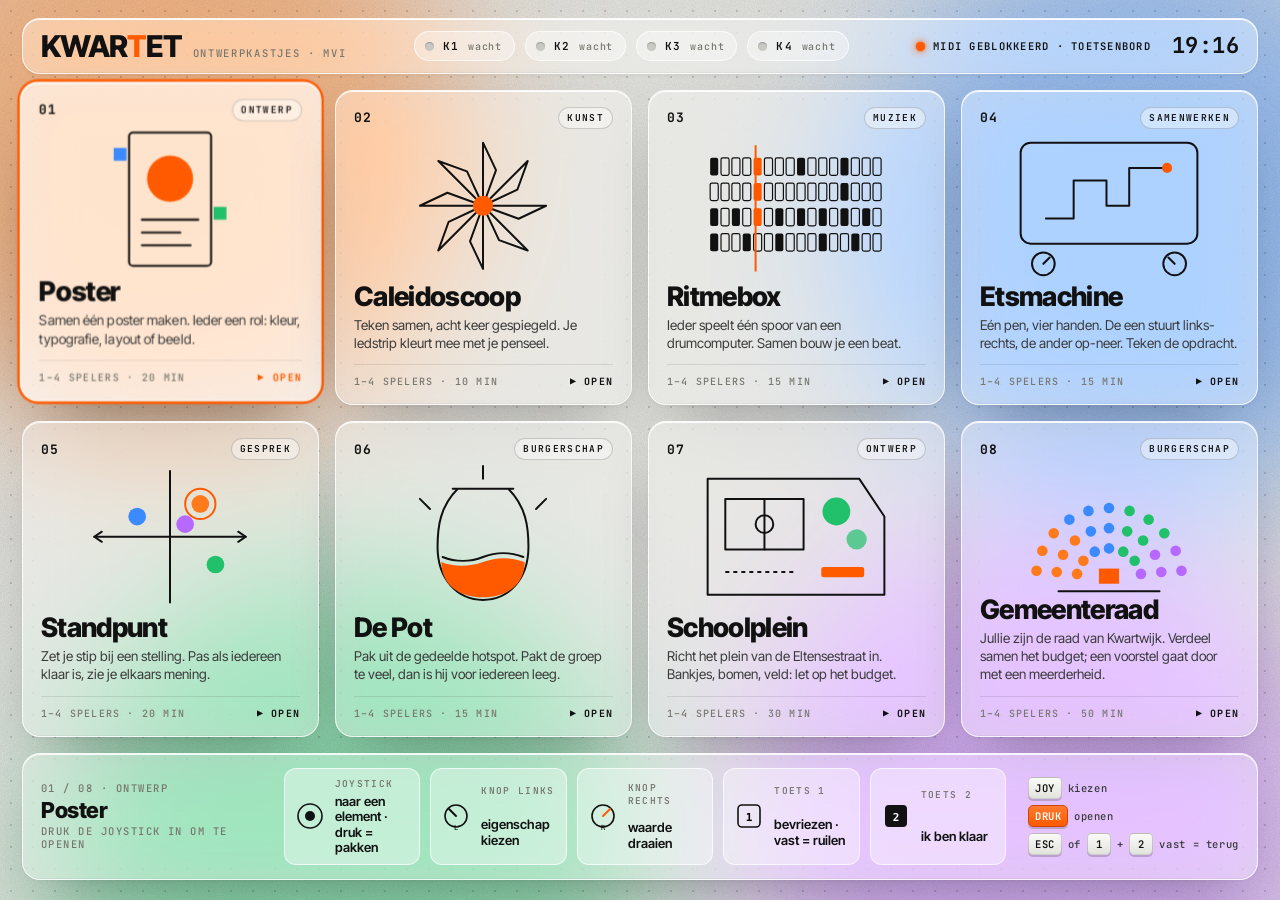
<file: index.html>
<!doctype html>
<html lang="nl">
<head>
<meta charset="utf-8">
<meta name="viewport" content="width=device-width, initial-scale=1">
<title>KWARTET · start</title>
<link rel="stylesheet" href="te-glas.css">
<style>
/* Startpagina: kop, 4x2 tegels, onderbalk met de bediening van de gekozen app. */
.pagina{position:relative;z-index:1;height:100vh;display:grid;grid-template-rows:auto 1fr auto;gap:16px;padding:18px 22px 20px 22px}

/* ---- kop ---- */
.kopbalk{display:grid;grid-template-columns:auto 1fr auto;align-items:center;gap:24px;padding:12px 18px}
.merk{display:flex;align-items:baseline;gap:12px}
.merk .woord{font:800 30px/1 var(--f);letter-spacing:-.03em}
.merk .woord span{color:var(--oranje)}
.merk .sub{font:500 10.5px var(--m);letter-spacing:.16em;text-transform:uppercase;color:var(--muted)}
.kastjes{display:flex;justify-content:center;gap:10px}
.kastje{display:flex;align-items:center;gap:9px;padding:7px 12px 7px 10px;border-radius:999px;background:rgba(255,255,255,.35);border:1px solid rgba(255,255,255,.7);font:600 11px var(--m);letter-spacing:.1em;transition:background .2s}
.kastje .led{--k:var(--kk)}
.kastje small{font:500 10px var(--m);color:var(--muted);letter-spacing:.08em}
.kastje.aan{background:rgba(255,255,255,.75)}
.kastje.puls{animation:puls .35s ease-out}
@keyframes puls{0%{transform:scale(1.07)}100%{transform:scale(1)}}
.rechts{display:flex;align-items:center;gap:16px}
.midi{display:flex;align-items:center;gap:8px;font:600 10.5px var(--m);letter-spacing:.12em;text-transform:uppercase}
.klok{font:700 22px/1 var(--m);letter-spacing:.02em;min-width:72px;text-align:right}

/* ---- tegels ---- */
.raster{display:grid;grid-template-columns:repeat(4,1fr);grid-template-rows:repeat(2,1fr);gap:16px;min-height:0}
.tegel{display:grid;grid-template-rows:auto 1fr auto;padding:16px 18px 16px 18px;text-decoration:none;color:inherit;cursor:pointer;overflow:hidden;
  transition:transform .22s cubic-bezier(.2,.8,.2,1),background .22s,box-shadow .22s;outline:none}
.tegel:hover{background:rgba(255,255,255,.55)}
.tegel .rij1{display:flex;justify-content:space-between;align-items:center}
.tegel .nr{font:700 13px var(--m)}
.tag{font:600 9.5px/1 var(--m);letter-spacing:.14em;text-transform:uppercase;padding:5px 8px;border-radius:999px;border:1px solid var(--hair-2);background:rgba(255,255,255,.4)}
.tegel .beeld{display:grid;place-items:center;min-height:0}
.tegel .beeld svg{width:min(78%,230px);height:auto;max-height:100%;overflow:visible}
.tegel .beeld svg *{vector-effect:non-scaling-stroke}
.tegel h2{font:800 clamp(22px,2.1vw,32px)/1 var(--f);letter-spacing:-.025em;margin:0 0 6px}
.tegel p{margin:0;font-size:13.5px;line-height:1.35;color:var(--ink-2);min-height:2.7em}
.tegel .voet{display:flex;justify-content:space-between;align-items:center;margin-top:12px;padding-top:10px;border-top:1px solid var(--hair)}
.tegel .voet span{font:500 10px var(--m);letter-spacing:.12em;text-transform:uppercase;color:var(--muted)}
.tegel .voet .open{color:var(--ink);font-weight:700}
.tegel.binnenkort .beeld,.tegel.concept .beeld{opacity:.45}
.tegel.binnenkort .tag,.tegel.concept .tag{border-style:dashed}
.tegel.gekozen{transform:translateY(-6px) scale(1.015);background:rgba(255,255,255,.7);
  box-shadow:inset 0 1px 0 #fff,0 0 0 2.5px var(--kies,var(--oranje)),0 34px 70px -28px rgba(0,0,0,.45)}
.tegel.gekozen .voet .open{color:var(--oranje)}
.tegel.gekozen .beeld svg .acc{animation:knipper 1.4s steps(2,jump-none) infinite}
@keyframes knipper{50%{opacity:.35}}
.tegel.schud{animation:schud .4s}
@keyframes schud{20%{transform:translateX(-6px)}40%{transform:translateX(6px)}60%{transform:translateX(-4px)}80%{transform:translateX(3px)}}
.wijzer{position:absolute;top:12px;right:12px;display:none}

/* ---- onderbalk ---- */
.onder{display:grid;grid-template-columns:minmax(220px,1.1fr) 3.6fr auto;gap:22px;align-items:stretch;padding:14px 18px}
.gekozen-info{display:grid;align-content:center;gap:4px}
.gekozen-info .groot{font:800 22px/1 var(--f);letter-spacing:-.02em}
.bediening{display:grid;grid-template-columns:repeat(5,1fr);gap:10px}
.ctl{display:grid;grid-template-columns:auto 1fr;gap:4px 10px;align-items:center;padding:8px 10px;border-radius:12px;background:rgba(255,255,255,.38);border:1px solid rgba(255,255,255,.7)}
.ctl svg{grid-row:span 2;width:30px;height:30px}
.ctl .wat{font:600 9.5px var(--m);letter-spacing:.14em;text-transform:uppercase;color:var(--muted)}
.ctl .doet{font:600 13px/1.2 var(--f)}
.terug{display:grid;align-content:center;gap:6px;font:500 10.5px var(--m);letter-spacing:.06em;color:var(--ink-2);white-space:nowrap}
.terug div{display:flex;align-items:center;gap:6px}
.melding{position:fixed;left:50%;top:92px;transform:translateX(-50%);z-index:30;padding:10px 16px;font:600 12px var(--m);letter-spacing:.1em;text-transform:uppercase;opacity:0;transition:opacity .25s;pointer-events:none}
.melding.aan{opacity:1}
@media (max-height:820px){.tegel p{display:none}.onder{padding:10px 14px}}
</style>
</head>
<body>
<div class="te-achtergrond"><i></i><i></i><i></i><i></i></div>

<div class="pagina">
  <header class="kopbalk glas">
    <div class="merk"><div class="woord">KWAR<span>T</span>ET</div><div class="sub">ontwerpkastjes · mvi</div></div>
    <div class="kastjes" id="kastjes"></div>
    <div class="rechts">
      <div class="midi"><span class="led" id="midiLed"></span><span id="midiTekst">toetsenbord</span></div>
      <div class="klok" id="klok">--:--</div>
    </div>
  </header>

  <main class="raster" id="raster"></main>

  <footer class="onder glas">
    <div class="gekozen-info">
      <div class="label" id="gNr">01 / 08</div>
      <div class="groot" id="gNaam">Poster</div>
      <div class="label" id="gStatus">druk de joystick in om te openen</div>
    </div>
    <div class="bediening" id="bediening"></div>
    <div class="terug">
      <div><span class="kap">joy</span> kiezen</div>
      <div><span class="kap oranje">druk</span> openen</div>
      <div><span class="kap">esc</span> of <span class="kap">1</span>+<span class="kap">2</span> vast = terug</div>
    </div>
  </footer>
</div>
<div class="melding glas sterk" id="melding"></div>

<script src="kastjes.js"></script>
<script>
(function () {
  'use strict';
  var KLEUR = { 1: '#ff7a1a', 2: '#3b8bff', 3: '#21c06b', 4: '#b768ff' };

  // ---------- de apps ----------
  // status: 'klaar' (te openen), 'binnenkort' (wordt gebouwd), 'concept' (alleen op papier)
  // b = bediening: joystick, knop links, knop rechts, toets 1, toets 2
  var APPS = [
    { id: 'poster', naam: 'Poster', tag: 'ontwerp', href: 'apps/poster.html', status: 'klaar', spelers: '1–4', tijd: '20 min',
      tekst: 'Samen één poster maken. Ieder een rol: kleur, typografie, layout of beeld.',
      b: ['naar een element · druk = pakken', 'eigenschap kiezen', 'waarde draaien', 'bevriezen · vast = ruilen', 'ik ben klaar'] },
    { id: 'caleidoscoop', naam: 'Caleidoscoop', tag: 'kunst', href: 'apps/caleidoscoop.html', status: 'klaar', spelers: '1–4', tijd: '10 min',
      tekst: 'Teken samen, acht keer gespiegeld. Je ledstrip kleurt mee met je penseel.',
      b: ['bewegen · druk = pen neer', 'grootte · druk = penseel', 'kleur', 'aantal spiegels', '2 sec vast = doek leeg'] },
    { id: 'ritme', naam: 'Ritmebox', tag: 'muziek', href: 'apps/ritme.html', status: 'klaar', spelers: '1–4', tijd: '15 min',
      tekst: 'Ieder speelt één spoor van een drumcomputer. Samen bouw je een beat.',
      b: ['stap en spoor · druk = aan/uit', 'toonhoogte', 'volume · ingedrukt: tempo', 'andere klank', 'start/stop · lang: spoor leeg'] },
    { id: 'etsen', naam: 'Etsmachine', tag: 'samenwerken', href: 'apps/etsen.html', status: 'klaar', spelers: '1–4', tijd: '15 min',
      tekst: 'Eén pen, vier handen. De een stuurt links-rechts, de ander op-neer. Teken de opdracht.',
      b: ['sturen (als dat je taak is)', 'je tweede taak', 'je eerste taak', 'volgende opdracht', 'taken doorschuiven'] },
    { id: 'standpunt', naam: 'Standpunt', tag: 'gesprek', href: 'apps/standpunt.html', status: 'klaar', spelers: '1–4', tijd: '20 min',
      tekst: 'Zet je stip bij een stelling. Pas als iedereen klaar is, zie je elkaars mening.',
      b: ['stip verschuiven', 'hoe zeker ben je', 'andere stelling', 'blind of open', 'klaar · 1 kastje: doorgeven'] },
    { id: 'pot', naam: 'De Pot', tag: 'burgerschap', href: 'apps/pot.html', status: 'klaar', spelers: '1–4', tijd: '15 min',
      tekst: 'Pak uit de gedeelde hotspot. Pakt de groep te veel, dan is hij voor iedereen leeg.',
      b: ['—', '—', 'pakken: tel je klikken', 'opnieuw kiezen', 'vastzetten · 1 kastje: doorgeven'] },
    { id: 'schoolplein', naam: 'Schoolplein', tag: 'ontwerp', href: 'apps/schoolplein.html?v=4', status: 'klaar', spelers: '1–4', tijd: '30 min',
      tekst: 'Richt het plein van de Eltensestraat in. Bankjes, bomen, veld: let op het budget.',
      b: ['lopen · druk = plaatsen/pakken', 'onderdeel · druk = soort', 'draaien · druk = inzoomen', 'weghalen', 'ongedaan maken'] },
    { id: 'gemeenteraad', naam: 'Gemeenteraad', tag: 'burgerschap', href: 'apps/gemeenteraad.html', status: 'klaar', spelers: '1–4', tijd: '50 min',
      tekst: 'Jullie zijn de raad van Kwartwijk. Verdeel samen het budget; een voorstel gaat door met een meerderheid.',
      b: ['stemmen', 'post kiezen', 'bedrag', 'eis', 'ter stemming · 1 kastje: doorgeven'] }
  ];

  var STATUS_TEKST = { klaar: 'open', binnenkort: 'in de maak', concept: 'concept' };

  // ---------- pictogrammen (lijntekening + oranje accent) ----------
  var S = 'fill="none" stroke="#111" stroke-width="2" stroke-linecap="round" stroke-linejoin="round"';
  var BEELD = {
    poster: '<svg viewBox="0 0 160 120"><rect x="48" y="8" width="64" height="104" rx="3" ' + S + '/><circle class="acc" cx="80" cy="44" r="18" fill="#ff5a00"/>' +
      '<path d="M58 76h44M58 86h30M58 96h38" ' + S + '/><rect x="36" y="20" width="10" height="10" fill="#3b8bff"/><rect x="114" y="66" width="10" height="10" fill="#21c06b"/></svg>',
    caleidoscoop: (function () {
      var p = '';
      for (var i = 0; i < 8; i++) {
        var a = i * Math.PI / 4, x = 80 + Math.cos(a) * 50, y = 60 + Math.sin(a) * 50, x2 = 80 + Math.cos(a + .35) * 30, y2 = 60 + Math.sin(a + .35) * 30;
        p += '<path d="M80 60L' + x.toFixed(1) + ' ' + y.toFixed(1) + 'L' + x2.toFixed(1) + ' ' + y2.toFixed(1) + 'Z" ' + S + '/>';
      }
      return '<svg viewBox="0 0 160 120">' + p + '<circle class="acc" cx="80" cy="60" r="8" fill="#ff5a00"/></svg>';
    })(),
    ritme: (function () {
      var p = '', aan = ['1000100010001000', '0000100000001000', '1010101010101010', '1001001000100100'];
      for (var r = 0; r < 4; r++) for (var c = 0; c < 16; c++) {
        var x = 12 + c * 8.6, y = 22 + r * 20, on = aan[r][c] === '1';
        p += '<rect x="' + x.toFixed(1) + '" y="' + y + '" width="6.4" height="14" rx="1.5" ' +
          (on ? 'fill="' + (c === 4 ? '#ff5a00' : '#111') + '"' + (c === 4 ? ' class="acc"' : '') : 'fill="none" stroke="#111" stroke-width="1.2"') + '/>';
      }
      return '<svg viewBox="0 0 160 120">' + p + '<path d="M48 12v100" stroke="#ff5a00" stroke-width="2"/></svg>';
    })(),
    etsen: '<svg viewBox="0 0 160 120"><rect x="10" y="10" width="140" height="80" rx="8" ' + S + '/>' +
      '<path d="M30 70h22v-30h26v20h18v-30h30" ' + S + '/><circle class="acc" cx="126" cy="30" r="4" fill="#ff5a00"/>' +
      '<circle cx="28" cy="106" r="9" ' + S + '/><path d="M28 106l5-5" ' + S + '/><circle cx="132" cy="106" r="9" ' + S + '/><path d="M132 106l-5-5" ' + S + '/></svg>',
    standpunt: '<svg viewBox="0 0 160 120"><path d="M80 8v104M20 60h120" ' + S + '/><path d="M20 60l6-4M20 60l6 4M140 60l-6-4M140 60l-6 4" ' + S + '/>' +
      '<circle cx="104" cy="34" r="7" fill="#ff7a1a"/><circle cx="54" cy="44" r="7" fill="#3b8bff"/><circle cx="116" cy="82" r="7" fill="#21c06b"/><circle cx="92" cy="50" r="7" fill="#b768ff"/>' +
      '<circle class="acc" cx="104" cy="34" r="12" fill="none" stroke="#ff5a00" stroke-width="2"/></svg>',
    pot: '<svg viewBox="0 0 160 120"><path d="M56 22h48M60 22c-14 14-16 30-16 46 0 26 16 42 36 42s36-16 36-42c0-16-2-32-16-46" ' + S + '/>' +
      '<path d="M48 76c10 4 22 4 32 0s22-4 32 0" ' + S + '/><path class="acc" d="M47 80c10 4 22 4 33 0s22-4 33 0c0 18-14 28-33 28s-33-10-33-28z" fill="#ff5a00" stroke="none"/>' +
      '<path d="M30 30l8 8M130 30l-8 8M80 4v10" ' + S + '/></svg>',
    schoolplein: '<svg viewBox="0 0 160 120"><path d="M10 14h120l20 30v62H10z" ' + S + '/><rect x="24" y="30" width="62" height="40" ' + S + '/><path d="M55 30v40" ' + S + '/><circle cx="55" cy="50" r="7" ' + S + '/>' +
      '<circle class="acc" cx="112" cy="40" r="11" fill="#21c06b"/><circle cx="128" cy="62" r="8" fill="#21c06b" opacity=".7"/><rect x="100" y="84" width="34" height="8" rx="2" fill="#ff5a00"/>' +
      '<path d="M24 88h56" stroke="#111" stroke-width="2" stroke-dasharray="4 4"/></svg>',
    gemeenteraad: (function () {
      var p = '', kl = ['#ff7a1a', '#3b8bff', '#21c06b', '#b768ff'];
      for (var r = 0; r < 3; r++) for (var i = 0; i < 7 + r * 2; i++) {
        var n = 7 + r * 2, a = Math.PI + (i + .5) / n * Math.PI, rad = 26 + r * 16;
        p += '<circle cx="' + (80 + Math.cos(a) * rad).toFixed(1) + '" cy="' + (96 + Math.sin(a) * rad).toFixed(1) + '" r="4.2" fill="' + kl[Math.floor(i / n * 4)] + '"/>';
      }
      return '<svg viewBox="0 0 160 120">' + p + '<path d="M40 104h80" ' + S + '/><rect class="acc" x="72" y="86" width="16" height="12" fill="#ff5a00"/></svg>';
    })()
  };

  var IKOON = {
    joy: '<svg viewBox="0 0 30 30"><circle cx="15" cy="15" r="12" fill="none" stroke="#111" stroke-width="1.6"/><circle cx="15" cy="15" r="5" fill="#111"/></svg>',
    kl: '<svg viewBox="0 0 30 30"><circle cx="15" cy="15" r="11" fill="none" stroke="#111" stroke-width="1.6"/><path d="M15 15L8 8" stroke="#111" stroke-width="2" stroke-linecap="round"/><text x="15" y="29" font-size="7" text-anchor="middle" font-family="monospace">L</text></svg>',
    kr: '<svg viewBox="0 0 30 30"><circle cx="15" cy="15" r="11" fill="none" stroke="#111" stroke-width="1.6"/><path d="M15 15L22 8" stroke="#ff5a00" stroke-width="2" stroke-linecap="round"/><text x="15" y="29" font-size="7" text-anchor="middle" font-family="monospace">R</text></svg>',
    t1: '<svg viewBox="0 0 30 30"><rect x="4" y="4" width="22" height="22" rx="4" fill="none" stroke="#111" stroke-width="1.6"/><text x="15" y="19.5" font-size="11" font-weight="700" text-anchor="middle" font-family="monospace">1</text></svg>',
    t2: '<svg viewBox="0 0 30 30"><rect x="4" y="4" width="22" height="22" rx="4" fill="#111"/><text x="15" y="19.5" font-size="11" font-weight="700" text-anchor="middle" fill="#fff" font-family="monospace">2</text></svg>'
  };
  var CTL = [['joy', 'joystick'], ['kl', 'knop links'], ['kr', 'knop rechts'], ['t1', 'toets 1'], ['t2', 'toets 2']];

  // ---------- opbouw ----------
  var raster = document.getElementById('raster');
  APPS.forEach(function (a, i) {
    var el = document.createElement('a');
    el.className = 'tegel glas ' + a.status;
    if (a.status === 'klaar') el.href = a.href;
    el.dataset.i = i;
    el.innerHTML =
      '<div class="rij1"><span class="nr">' + String(i + 1).padStart(2, '0') + '</span><span class="tag">' + a.tag + '</span></div>' +
      '<div class="beeld">' + BEELD[a.id] + '</div>' +
      '<div><h2>' + a.naam + '</h2><p>' + a.tekst + '</p>' +
      '<div class="voet"><span>' + a.spelers + ' spelers · ' + a.tijd + '</span><span class="open">' +
      (a.status === 'klaar' ? '▶ open' : STATUS_TEKST[a.status]) + '</span></div></div>';
    el.addEventListener('mouseenter', function () { kies(i, 0); });
    el.addEventListener('click', function (e) { if (a.status !== 'klaar') { e.preventDefault(); open(i); } });
    raster.appendChild(el);
  });
  var tegels = raster.children;

  var kastjesEl = document.getElementById('kastjes');
  for (var s = 1; s <= 4; s++) {
    var k = document.createElement('div');
    k.className = 'kastje'; k.id = 'k' + s; k.style.setProperty('--kk', KLEUR[s]);
    k.innerHTML = '<span class="led"></span>K' + s + ' <small id="ks' + s + '">wacht</small>';
    kastjesEl.appendChild(k);
  }

  // ---------- kiezen ----------
  var gekozen = 0, wie = 0;
  function kies(i, speler) {
    gekozen = (i + APPS.length) % APPS.length;
    if (speler) wie = speler;
    for (var j = 0; j < tegels.length; j++) tegels[j].classList.toggle('gekozen', j === gekozen);
    tegels[gekozen].style.setProperty('--kies', wie ? KLEUR[wie] : 'var(--oranje)');
    var a = APPS[gekozen];
    document.getElementById('gNr').textContent = String(gekozen + 1).padStart(2, '0') + ' / ' + String(APPS.length).padStart(2, '0') + ' · ' + a.tag;
    document.getElementById('gNaam').textContent = a.naam;
    document.getElementById('gStatus').textContent = a.status === 'klaar' ? 'druk de joystick in om te openen' :
      a.status === 'binnenkort' ? 'wordt nu gebouwd' : 'nog alleen een concept';
    document.getElementById('bediening').innerHTML = CTL.map(function (c, n) {
      return '<div class="ctl">' + IKOON[c[0]] + '<span class="wat">' + c[1] + '</span><span class="doet">' + a.b[n] + '</span></div>';
    }).join('');
  }
  function open(i) {
    var a = APPS[i];
    if (a.status === 'klaar') { location.href = a.href; return; }
    var t = tegels[i];
    t.classList.remove('schud'); void t.offsetWidth; t.classList.add('schud');
    melding(a.naam + ': ' + (a.status === 'binnenkort' ? 'wordt nu gebouwd' : 'nog alleen een concept'));
  }
  var mt;
  function melding(tekst) {
    var m = document.getElementById('melding');
    m.textContent = tekst; m.classList.add('aan');
    clearTimeout(mt); mt = setTimeout(function () { m.classList.remove('aan'); }, 2200);
  }

  var KOL = 4;
  Kastjes.on(function (e) {
    aanwezig(e.speler);
    if (e.type === 'joystick') {
      var r = Math.floor(gekozen / KOL), c = gekozen % KOL, rijen = Math.ceil(APPS.length / KOL);
      if (e.richting === 'links') c = (c + KOL - 1) % KOL;
      if (e.richting === 'rechts') c = (c + 1) % KOL;
      if (e.richting === 'boven') r = (r + rijen - 1) % rijen;
      if (e.richting === 'onder') r = (r + 1) % rijen;
      kies(Math.min(APPS.length - 1, r * KOL + c), e.speler);
    } else if (e.type === 'knop') {
      kies(gekozen + e.stap, e.speler);
    } else if ((e.type === 'joystick-druk' || (e.type === 'knop-druk' && e.welke === 'rechts')) && e.ingedrukt) {
      wie = e.speler; open(gekozen);
    }
  });

  // ---------- kastjes en status ----------
  var gezien = {};
  function aanwezig(s) {
    var k = document.getElementById('k' + s);
    if (!gezien[s]) { gezien[s] = true; k.classList.add('aan'); k.querySelector('.led').classList.add('aan'); document.getElementById('ks' + s).textContent = 'hier'; }
    k.classList.remove('puls'); void k.offsetWidth; k.classList.add('puls');
  }
  for (var n = 1; n <= 4; n++) Kastjes.led(n, KLEUR[n]);
  Kastjes.onStatus(function (st) {
    var led = document.getElementById('midiLed'), t = document.getElementById('midiTekst');
    if (st.midi === 'aan' && st.kastjes > 0) { led.className = 'led aan'; led.style.setProperty('--k', '#21c06b'); t.textContent = 'midi · ' + st.kastjes + (st.kastjes === 1 ? ' kastje' : ' kastjes'); }
    else if (st.midi === 'geblokkeerd') { led.className = 'led aan'; led.style.setProperty('--k', '#ff5a00'); t.textContent = 'midi geblokkeerd · toetsenbord'; }
    else { led.className = 'led'; t.textContent = 'toetsenbord'; }
  });

  function klok() { var d = new Date(); document.getElementById('klok').textContent = String(d.getHours()).padStart(2, '0') + ':' + String(d.getMinutes()).padStart(2, '0'); }
  klok(); setInterval(klok, 10000);

  kies(0, 0);
})();
</script>
</body>
</html>
</file>
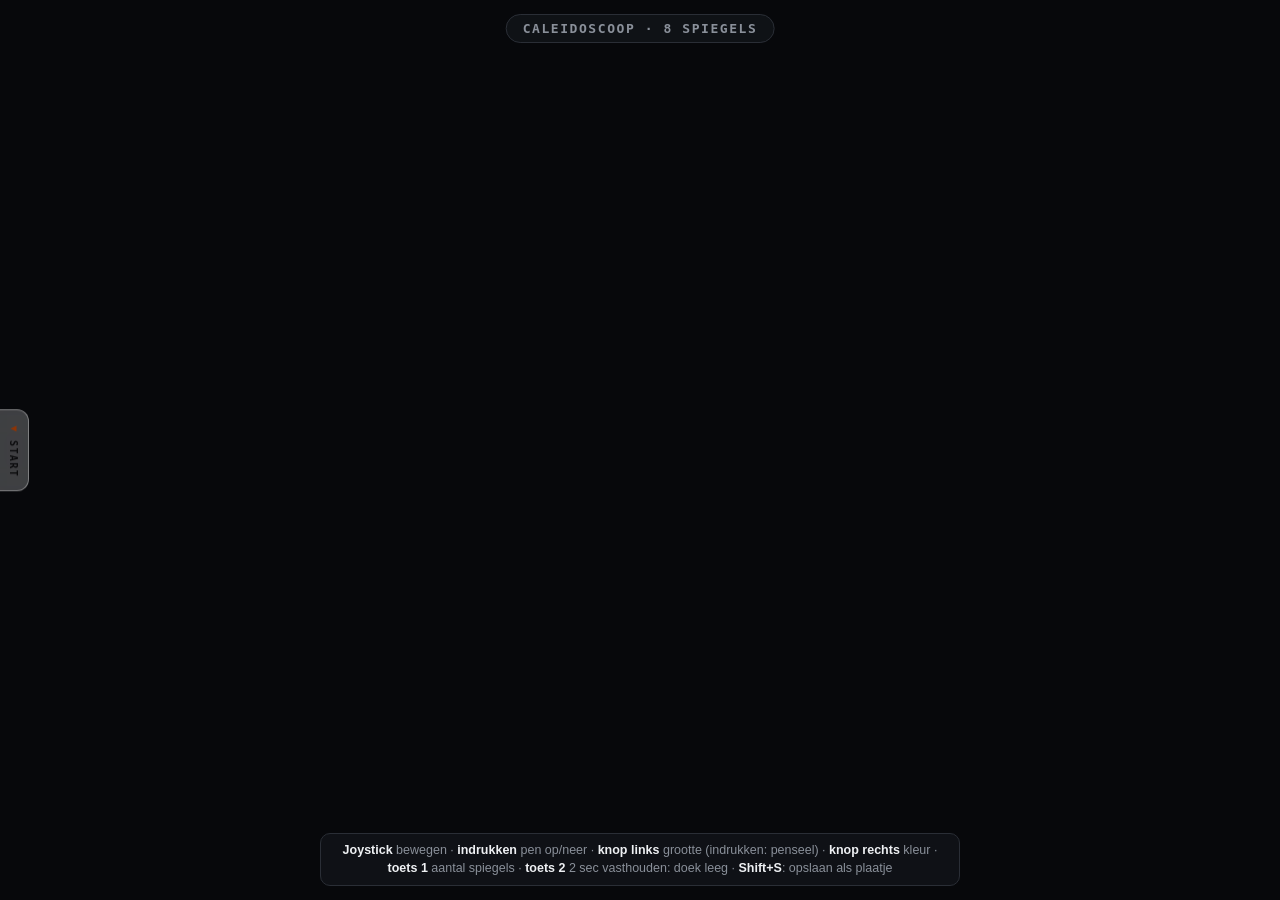
<file: apps/caleidoscoop.html>
<!doctype html>
<html lang="nl">
<head>
<meta charset="utf-8">
<meta name="viewport" content="width=device-width, initial-scale=1">
<title>Caleidoscoop</title>
<style>
/* Eén donker doek vol scherm; vier spelershoeken met kleur, grootte en penseel. Bewust alleen donker: licht moet gloeien. */
:root{--bg:#07080b;--ink:#eef0f3;--muted:#8a909a;--panel:#12141acc;--line:#2a2e36;--f:"Helvetica Neue",Helvetica,Arial,sans-serif;--m:ui-monospace,Menlo,monospace;color-scheme:dark}
html,body{margin:0;height:100%;background:var(--bg);color:var(--ink);font:14px/1.4 var(--f);overflow:hidden}
canvas{position:fixed;inset:0;width:100%;height:100%;display:block}
.hud{position:fixed;width:230px;background:var(--panel);border:1px solid var(--line);border-radius:12px;padding:10px 12px;backdrop-filter:blur(6px);display:grid;gap:6px;transition:opacity .3s}
.hud.weg{display:none}
.hud .top{display:flex;align-items:center;gap:10px}
.hud .sw{width:26px;height:26px;border-radius:50%;border:2px solid #fff3;flex:none}
.hud .nm{font-weight:800;font-size:16px}
.hud .st{font:600 11px var(--m);color:var(--muted)}
.hud .row{display:flex;justify-content:space-between;font:500 12px var(--m)}
.hud .row b{color:var(--ink)}
#h1{top:14px;left:14px}#h2{top:14px;right:14px}#h3{bottom:14px;left:14px}#h4{bottom:14px;right:14px}
#mid{position:fixed;left:50%;top:14px;transform:translateX(-50%);text-align:center;font:700 13px var(--m);letter-spacing:.12em;text-transform:uppercase;color:var(--muted);background:var(--panel);border:1px solid var(--line);border-radius:999px;padding:6px 16px}
#help{position:fixed;left:50%;bottom:14px;transform:translateX(-50%);max-width:min(620px,calc(100% - 520px));font-size:12.5px;color:var(--muted);text-align:center;background:var(--panel);border:1px solid var(--line);border-radius:10px;padding:8px 12px}
@media (max-width:1100px){#help{display:none}}
#help b{color:var(--ink)}
</style>
</head>
<body>
<canvas id="doek"></canvas>
<div id="mid">Caleidoscoop · <span id="sym">8</span> spiegels</div>
<div class="hud" id="h1"></div><div class="hud" id="h2"></div><div class="hud" id="h3"></div><div class="hud" id="h4"></div>
<div id="help"><b>Joystick</b> bewegen · <b>indrukken</b> pen op/neer · <b>knop links</b> grootte (indrukken: penseel) · <b>knop rechts</b> kleur · <b>toets 1</b> aantal spiegels · <b>toets 2</b> 2 sec vasthouden: doek leeg · <b>Shift+S</b>: opslaan als plaatje</div>
<script src="../kastjes.js"></script>
<script>
(function(){
  'use strict';
  var cv=document.getElementById('doek'), ctx=cv.getContext('2d');
  var W=0,H=0,DPR=Math.min(2,window.devicePixelRatio||1);
  // tweede laag: het blijvende kunstwerk; de cursors tekenen we er los overheen
  var art=document.createElement('canvas'), actx=art.getContext('2d');
  function maat(){
    var oud=document.createElement('canvas'); oud.width=art.width; oud.height=art.height; if(art.width) oud.getContext('2d').drawImage(art,0,0);
    W=innerWidth; H=innerHeight;
    cv.width=art.width=W*DPR; cv.height=art.height=H*DPR;
    actx.setTransform(DPR,0,0,DPR,0,0); actx.fillStyle='#07080b'; actx.fillRect(0,0,W,H);
    if(oud.width) actx.drawImage(oud,0,0,oud.width/DPR,oud.height/DPR,0,0,W,H);
  }
  addEventListener('resize',maat); maat();

  var SYMS=[1,2,4,6,8,12], symI=4;
  var PENSELEN=['lijn','stippen','sterren','linten'];
  var NAMEN={1:'Speler 1',2:'Speler 2',3:'Speler 3',4:'Speler 4'};
  var START_HUE={1:200,2:330,3:45,4:140};
  var spelers={};
  for(var s=1;s<=4;s++){
    spelers[s]={x:W/2+(s%2?-1:1)*W*0.12, y:H/2+(s<3?-1:1)*H*0.12, vx:0, vy:0, hue:START_HUE[s], grootte:6, pen:false,
      penseel:0, px:null, py:null, actief:false, laatst:0, t2:0, t:Math.random()*10};
  }
  function kleur(p,a){ return 'hsla('+p.hue+',95%,62%,'+(a==null?1:a)+')'; }
  function hex(p){ // hsl -> hex voor de ledstrip
    var h=p.hue/360, s=0.95, l=0.5, q=l<.5?l*(1+s):l+s-l*s, pp=2*l-q;
    function f(t){ t=(t+1)%1; return t<1/6?pp+(q-pp)*6*t:t<.5?q:t<2/3?pp+(q-pp)*(2/3-t)*6:pp; }
    return '#'+[f(h+1/3),f(h),f(h-1/3)].map(function(v){ return ('0'+Math.round(v*255).toString(16)).slice(-2); }).join('');
  }
  function led(s){ Kastjes.led(s, hex(spelers[s])); }
  function hud(s){
    var p=spelers[s], el=document.getElementById('h'+s);
    el.innerHTML='<div class="top"><div class="sw" style="background:'+kleur(p)+';box-shadow:0 0 14px '+kleur(p,.7)+'"></div><div><div class="nm">'+NAMEN[s]+'</div><div class="st">'+(p.actief?(p.pen?'● tekent':'○ pen omhoog'):'wacht op kastje')+'</div></div></div>'+
      '<div class="row"><span>penseel</span><b>'+PENSELEN[p.penseel]+'</b></div><div class="row"><span>grootte</span><b>'+p.grootte+'</b></div>';
    el.classList.toggle('weg',!p.actief);
  }
  for(s=1;s<=4;s++){ hud(s); led(s); }
  function zetSym(){ document.getElementById('sym').textContent=SYMS[symI]; }

  function wek(s){ var p=spelers[s]; p.laatst=performance.now(); if(!p.actief){ p.actief=true; hud(s); } }

  Kastjes.on(function(e){
    var p=spelers[e.speler]; if(!p) return; wek(e.speler);
    if(e.type==='joystick-druk' && e.ingedrukt){ p.pen=!p.pen; p.px=p.py=null; hud(e.speler); }
    else if(e.type==='knop'){
      if(e.welke==='links'){ p.grootte=Math.max(1,Math.min(40,p.grootte+e.stap)); }
      else { p.hue=(p.hue+e.stap*6+360)%360; led(e.speler); }
      hud(e.speler);
    }
    else if(e.type==='knop-druk' && e.ingedrukt && e.welke==='links'){ p.penseel=(p.penseel+1)%PENSELEN.length; hud(e.speler); }
    else if(e.type==='knop-druk' && e.ingedrukt && e.welke==='rechts'){ p.hue=(p.hue+180)%360; led(e.speler); hud(e.speler); }
    else if(e.type==='toets' && e.nr===1 && e.ingedrukt){ symI=(symI+1)%SYMS.length; zetSym(); }
    else if(e.type==='toets' && e.nr===2){ p.t2 = e.ingedrukt ? performance.now() : 0; }
  });
  addEventListener('keydown',function(e){
    if(e.code==='KeyS' && e.shiftKey){ // Shift+S om niet te botsen met speler 1 (S = joystick onder)
      var a=document.createElement('a'); a.download='caleidoscoop-'+Date.now()+'.png'; a.href=art.toDataURL('image/png'); a.click();
    }
  });

  // ---- tekenen met spiegels ----
  function spiegel(fn){
    var n=SYMS[symI], cx=W/2, cy=H/2;
    for(var i=0;i<n;i++){
      actx.save(); actx.translate(cx,cy); actx.rotate(i*2*Math.PI/n);
      if(n>1 && i%2===1) actx.scale(1,-1);
      actx.translate(-cx,-cy); fn(); actx.restore();
    }
    if(n===1){ /* al getekend */ }
  }
  function ster(x,y,r){
    actx.beginPath();
    for(var k=0;k<10;k++){ var a=k*Math.PI/5-Math.PI/2, rr=k%2?r*.45:r; actx.lineTo(x+Math.cos(a)*rr,y+Math.sin(a)*rr); }
    actx.closePath(); actx.fill();
  }
  function verf(p){
    var x=p.x,y=p.y, sz=p.grootte;
    actx.globalCompositeOperation='lighter';
    actx.strokeStyle=kleur(p,.55); actx.fillStyle=kleur(p,.5); actx.lineCap='round'; actx.lineJoin='round';
    actx.shadowColor=kleur(p,.9); actx.shadowBlur=sz*1.5;
    var mode=PENSELEN[p.penseel];
    if(mode==='lijn'){
      if(p.px==null){ p.px=x; p.py=y; }
      var ax=p.px, ay=p.py;
      spiegel(function(){ actx.lineWidth=sz; actx.beginPath(); actx.moveTo(ax,ay); actx.lineTo(x,y); actx.stroke(); });
    } else if(mode==='stippen'){
      if(p.px!=null && Math.hypot(x-p.px,y-p.py)<sz*2.2) return;
      spiegel(function(){ actx.beginPath(); actx.arc(x,y,sz*.8,0,7); actx.fill(); });
    } else if(mode==='sterren'){
      if(p.px!=null && Math.hypot(x-p.px,y-p.py)<sz*3) return;
      spiegel(function(){ ster(x,y,sz*1.3); });
    } else { // linten: golvende dubbele lijn
      if(p.px==null){ p.px=x; p.py=y; }
      var bx=p.px, by=p.py, dx=x-bx, dy=y-by, l=Math.hypot(dx,dy)||1, nx=-dy/l, ny=dx/l, g=Math.sin(p.t*3)*sz*1.6;
      spiegel(function(){ actx.lineWidth=Math.max(1,sz/3);
        actx.beginPath(); actx.moveTo(bx+nx*g,by+ny*g); actx.lineTo(x+nx*g,y+ny*g); actx.stroke();
        actx.beginPath(); actx.moveTo(bx-nx*g,by-ny*g); actx.lineTo(x-nx*g,y-ny*g); actx.stroke(); });
    }
    p.px=x; p.py=y;
    actx.shadowBlur=0; actx.globalCompositeOperation='source-over';
  }

  var vorige=performance.now();
  function frame(nu){
    var dt=Math.min(0.05,(nu-vorige)/1000); vorige=nu;
    for(var s=1;s<=4;s++){
      var p=spelers[s], j=Kastjes.joystick(s);
      if(Math.abs(j.x)>0.05||Math.abs(j.y)>0.05) wek(s);
      var snel=Math.min(W,H)*0.55; // pixels per seconde bij volle uitslag
      p.vx += (j.x*snel - p.vx)*Math.min(1,dt*10); p.vy += (j.y*snel - p.vy)*Math.min(1,dt*10);
      p.x=Math.max(0,Math.min(W,p.x+p.vx*dt)); p.y=Math.max(0,Math.min(H,p.y+p.vy*dt)); p.t+=dt;
      if(p.pen && (Math.abs(p.vx)+Math.abs(p.vy)>4)) verf(p);
      if(p.t2 && nu-p.t2>2000){ p.t2=0; leeg(); }
    }
    ctx.setTransform(1,0,0,1,0,0); ctx.drawImage(art,0,0);
    ctx.setTransform(DPR,0,0,DPR,0,0);
    for(s=1;s<=4;s++){
      p=spelers[s]; if(!p.actief) continue;
      var r=Math.max(8,p.grootte*.8+6), puls=p.pen?0:Math.sin(nu/250)*2;
      ctx.lineWidth=2.5; ctx.strokeStyle=kleur(p); ctx.fillStyle=p.pen?kleur(p,.9):'transparent';
      ctx.beginPath(); ctx.arc(p.x,p.y,r+puls,0,7); ctx.stroke(); if(p.pen){ ctx.beginPath(); ctx.arc(p.x,p.y,3,0,7); ctx.fill(); }
      ctx.font='700 11px ui-monospace,Menlo,monospace'; ctx.fillStyle=kleur(p); ctx.fillText(String(s),p.x+r+4,p.y-r);
      if(p.t2){ var f=Math.min(1,(nu-p.t2)/2000); ctx.beginPath(); ctx.strokeStyle='#fff'; ctx.lineWidth=3; ctx.arc(p.x,p.y,r+8,-Math.PI/2,-Math.PI/2+f*Math.PI*2); ctx.stroke(); }
    }
    requestAnimationFrame(frame);
  }
  function leeg(){
    var stap=0;
    (function vervaag(){ actx.fillStyle='rgba(7,8,11,.18)'; actx.fillRect(0,0,W,H); if(++stap<25) requestAnimationFrame(vervaag); else { actx.fillStyle='#07080b'; actx.fillRect(0,0,W,H); } })();
  }
  zetSym(); requestAnimationFrame(frame);
})();
</script>
<script src="../thuis.js"></script>
</body>
</html>
</file>
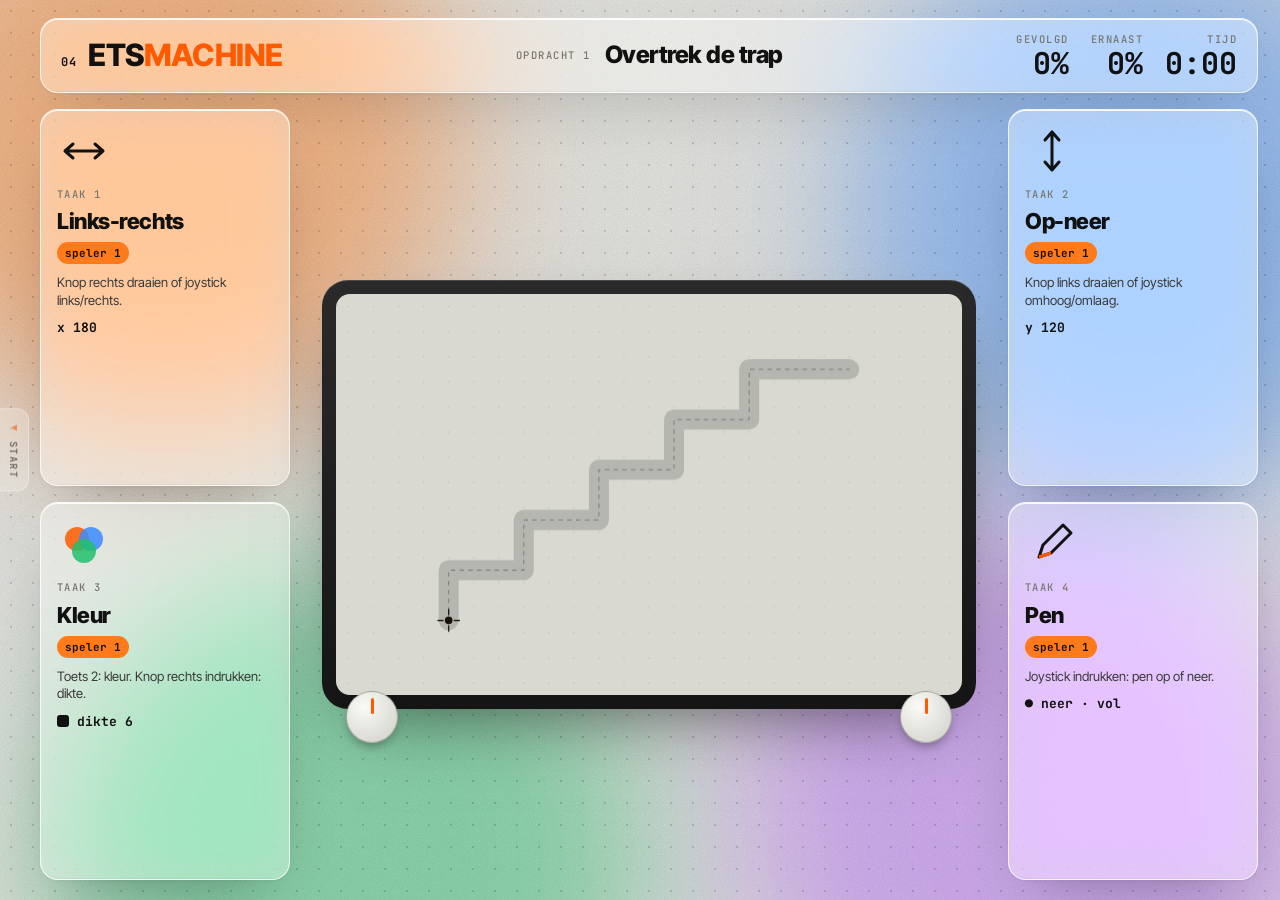
<file: apps/etsen.html>
<!doctype html>
<html lang="nl">
<head>
<meta charset="utf-8">
<meta name="viewport" content="width=device-width, initial-scale=1">
<title>Etsmachine</title>
<link rel="stylesheet" href="../te-glas.css">
<style>
/* Etsmachine: één pen, vier taken. Doek in het midden, taakkaarten links en rechts. */
.pagina{position:relative;z-index:1;height:100vh;display:grid;grid-template-columns:250px 1fr 250px;grid-template-rows:auto 1fr;gap:16px;padding:18px 22px 20px 40px}
.kopbalk{grid-column:1/-1;display:grid;grid-template-columns:auto 1fr auto;align-items:center;gap:24px;padding:14px 20px}
.titel{display:flex;align-items:baseline;gap:12px}.titel .kop span{color:var(--oranje)}
.opdracht{display:flex;align-items:center;gap:14px;justify-self:center}
.opdracht .wat{font:800 24px/1 var(--f);letter-spacing:-.02em}
.score{display:flex;gap:22px;align-items:baseline}
.score div{display:grid;gap:2px;text-align:right}
.score b{font:700 30px/1 var(--m)}
.kolom{display:grid;grid-template-rows:1fr 1fr;gap:16px;min-height:0}
.taak{padding:14px 16px;display:grid;align-content:start;gap:10px;transition:box-shadow .2s}
.taak .ikoon{width:54px;height:54px}
.taak .naam{font:800 22px/1 var(--f);letter-spacing:-.02em}
.taak .wie{display:flex;gap:6px;flex-wrap:wrap}
.taak .wie span{padding:4px 8px;border-radius:999px;background:var(--k);font:700 11px var(--m);color:#111}
.taak .wie em{font:500 11px var(--m);color:var(--muted);font-style:normal}
.taak .uitleg{font-size:13px;color:var(--ink-2);line-height:1.35}
.taak .waarde{font:700 13px var(--m)}
.taak.bezig{box-shadow:inset 0 1px 0 #fff,0 0 0 2.5px var(--k),0 24px 60px -28px rgba(0,0,0,.35)}
.lijst{display:grid;gap:4px}
.doekvak{display:grid;place-items:center;min-height:0;min-width:0;padding:16px}
.lijst{font:500 11px var(--m)}
.kader{position:relative;padding:14px;border-radius:26px;background:linear-gradient(#2a2a2a,#151515);box-shadow:0 30px 70px -30px rgba(0,0,0,.6),inset 0 1px 0 rgba(255,255,255,.15)}
.kader canvas{display:block;border-radius:14px;background:#d9d9d2}
.kader .knopje{position:absolute;bottom:-34px;width:52px;height:52px;border-radius:50%;background:radial-gradient(circle at 35% 30%,#fafaf6,#cfcfc8);border:1px solid rgba(0,0,0,.25);box-shadow:0 6px 12px -4px rgba(0,0,0,.4)}
.kader .knopje i{position:absolute;left:50%;top:6px;width:3px;height:16px;margin-left:-1.5px;background:var(--oranje);border-radius:2px;transform-origin:50% 20px}
.kader .knopje.l{left:24px}.kader .knopje.r{right:24px}
.klaar{position:absolute;inset:0;display:none;place-items:center;z-index:5}
.klaar.aan{display:grid}
.klaar .glas{padding:22px 30px;text-align:center;display:grid;gap:8px}
</style>
</head>
<body>
<div class="te-achtergrond"><i></i><i></i><i></i><i></i></div>
<div class="pagina">
  <header class="kopbalk glas">
    <div class="titel"><span class="nr">04</span><h1 class="kop">ETS<span>MACHINE</span></h1></div>
    <div class="opdracht"><span class="label">opdracht <span id="opNr">1</span></span><span class="wat" id="opWat">Overtrek de trap</span></div>
    <div class="score">
      <div><span class="label">gevolgd</span><b id="gevolgd">0%</b></div>
      <div><span class="label">ernaast</span><b id="ernaast">0%</b></div>
      <div><span class="label">tijd</span><b id="tijd">0:00</b></div>
    </div>
  </header>
  <div class="kolom" id="links"></div>
  <div class="doekvak"><div class="kader" id="kader"><canvas id="doek"></canvas><div class="knopje l"><i id="kl"></i></div><div class="knopje r"><i id="kr"></i></div>
    <div class="klaar" id="klaar"><div class="glas sterk"><div class="label">gelukt</div><div class="kop" id="klaarTekst">Goed samengewerkt</div><div class="label">toets 1 = volgende opdracht</div></div></div></div></div>
  <div class="kolom" id="rechts"></div>
</div>

<script src="../kastjes.js"></script>
<script src="../thuis.js"></script>
<script>
(function () {
  'use strict';
  var KLEUR = { 1: '#ff7a1a', 2: '#3b8bff', 3: '#21c06b', 4: '#b768ff' };
  var W = 1000, H = 640;
  var cv = document.getElementById('doek'), ctx = cv.getContext('2d');
  var inkt = document.createElement('canvas'), ictx = inkt.getContext('2d');
  inkt.width = W; inkt.height = H;

  function maat() {
    var vak = cv.parentNode.parentNode.getBoundingClientRect();
    var sch = Math.min((vak.width - 60) / W, (vak.height - 80) / H);
    var dpr = Math.min(2, devicePixelRatio || 1);
    cv.style.width = W * sch + 'px'; cv.style.height = H * sch + 'px';
    cv.width = W * sch * dpr; cv.height = H * sch * dpr;
    ctx.setTransform(sch * dpr, 0, 0, sch * dpr, 0, 0);
  }
  addEventListener('resize', maat);

  // ---------- opdrachten: lijnen om over te trekken ----------
  function vorm(punten) { return punten.map(function (p) { return { x: p[0], y: p[1] }; }); }
  function param(f, n) { var a = []; for (var i = 0; i <= n; i++) a.push(f(i / n)); return vorm(a); }
  var OPDRACHTEN = [
    { naam: 'Overtrek de trap', pad: vorm([[180, 520], [180, 440], [300, 440], [300, 360], [420, 360], [420, 280], [540, 280], [540, 200], [660, 200], [660, 120], [820, 120]]) },
    { naam: 'Overtrek het huis', pad: vorm([[330, 540], [330, 300], [500, 150], [670, 300], [670, 540], [330, 540], [330, 300], [670, 300], [670, 540], [540, 540], [540, 420], [460, 420], [460, 540]]) },
    { naam: 'Overtrek de golf', pad: param(function (t) { return [140 + t * 720, 320 + Math.sin(t * Math.PI * 4) * 140]; }, 160) },
    { naam: 'Overtrek de ster', pad: param(function (t) { var i = Math.round(t * 10), r = i % 2 ? 105 : 250, a = -Math.PI / 2 + i * Math.PI / 5; return [500 + Math.cos(a) * r, 340 + Math.sin(a) * r]; }, 10) },
    { naam: 'Overtrek het hart', pad: param(function (t) { var a = t * Math.PI * 2; return [500 + 16 * Math.pow(Math.sin(a), 3) * 15, 300 - (13 * Math.cos(a) - 5 * Math.cos(2 * a) - 2 * Math.cos(3 * a) - Math.cos(4 * a)) * 15]; }, 200) },
    { naam: 'Overtrek de spiraal', pad: param(function (t) { var a = t * Math.PI * 6, r = 20 + t * 250; return [500 + Math.cos(a) * r, 330 + Math.sin(a) * r * 0.9]; }, 300) },
    { naam: 'Vrij: teken samen een robot', pad: null },
    { naam: 'Vrij: schrijf de naam van jullie groep', pad: null }
  ];
  // pad omzetten naar punten om de 6 px
  function verdicht(pad) {
    var uit = [];
    for (var i = 1; i < pad.length; i++) {
      var a = pad[i - 1], b = pad[i], d = Math.hypot(b.x - a.x, b.y - a.y), n = Math.max(1, Math.ceil(d / 6));
      for (var k = 0; k < n; k++) uit.push({ x: a.x + (b.x - a.x) * k / n, y: a.y + (b.y - a.y) * k / n, ok: false });
    }
    uit.push({ x: pad[pad.length - 1].x, y: pad[pad.length - 1].y, ok: false });
    return uit;
  }

  // ---------- taken ----------
  var TAKEN = [
    { id: 'hor', naam: 'Links-rechts', uitleg: 'Draai knop rechts of duw de joystick naar links/rechts.',
      ikoon: '<svg viewBox="0 0 54 54" class="ikoon"><path d="M8 27h38M8 27l8-7M8 27l8 7M46 27l-8-7M46 27l-8 7" fill="none" stroke="#111" stroke-width="3" stroke-linecap="round" stroke-linejoin="round"/></svg>' },
    { id: 'ver', naam: 'Op-neer', uitleg: 'Draai knop rechts of duw de joystick omhoog/omlaag.',
      ikoon: '<svg viewBox="0 0 54 54" class="ikoon"><path d="M27 8v38M27 8l-7 8M27 8l7 8M27 46l-7-8M27 46l7-8" fill="none" stroke="#111" stroke-width="3" stroke-linecap="round" stroke-linejoin="round"/></svg>' },
    { id: 'kleur', naam: 'Kleur', uitleg: 'Knop rechts: kleur. Knop links: dikte.',
      ikoon: '<svg viewBox="0 0 54 54" class="ikoon"><circle cx="20" cy="22" r="12" fill="#ff5a00" opacity=".85"/><circle cx="34" cy="22" r="12" fill="#3b8bff" opacity=".85"/><circle cx="27" cy="34" r="12" fill="#21c06b" opacity=".85"/></svg>' },
    { id: 'pen', naam: 'Pen', uitleg: 'Joystick indrukken: pen op of neer. Knop rechts: lijnsoort.',
      ikoon: '<svg viewBox="0 0 54 54" class="ikoon"><path d="M14 40l4-12 20-20 8 8-20 20z" fill="none" stroke="#111" stroke-width="3" stroke-linejoin="round"/><path d="M14 40l12-4" stroke="#ff5a00" stroke-width="3"/></svg>' }
  ];
  var kaarten = {};
  TAKEN.forEach(function (t, i) {
    var el = document.createElement('section');
    el.className = 'taak glas';
    el.innerHTML = t.ikoon + '<div class="label">taak ' + (i + 1) + '</div><div class="naam">' + t.naam + '</div><div class="wie"></div><div class="uitleg">' + t.uitleg + '</div><div class="waarde"></div>';
    document.getElementById(i % 2 ? 'rechts' : 'links').appendChild(el);
    kaarten[t.id] = el;
  });

  // ---------- toestand ----------
  var KLEUREN = ['#111111', '#ff5a00', '#3b8bff', '#21c06b', '#b768ff', '#e8b400', '#e0306a', '#ffffff'];
  var LIJN = ['vol', 'stippel', 'spray'];
  var st = { x: 0, y: 0, pen: true, kleur: 0, dikte: 6, lijn: 0, op: 0, gestart: 0, punten: null, klaar: false, schuif: 0 };
  var actief = {}; // spelers die meedoen (eerste gebeurtenis)
  var wieDoetWat = {}; // taak -> [spelers]
  var hoek = { l: 0, r: 0 };

  function verdeel() {
    var sp = Object.keys(actief).map(Number).sort();
    if (!sp.length) sp = [1];
    // rondschuiven met toets 2
    var n = sp.length, verdeling = { 1: [[0, 1, 2, 3]], 2: [[0, 2], [1, 3]], 3: [[0], [1], [2, 3]], 4: [[0], [1], [2], [3]] }[n];
    wieDoetWat = { hor: [], ver: [], kleur: [], pen: [] };
    sp.forEach(function (s, i) {
      verdeling[(i + st.schuif) % n].forEach(function (t) { wieDoetWat[TAKEN[t].id].push(s); });
    });
    var SOLO = { hor: 'Knop rechts draaien of joystick links/rechts.', ver: 'Knop links draaien of joystick omhoog/omlaag.', kleur: 'Toets 2: kleur. Knop rechts indrukken: dikte.', pen: 'Joystick indrukken: pen op of neer.' };
    TAKEN.forEach(function (t) {
      var el = kaarten[t.id], w = wieDoetWat[t.id];
      el.querySelector('.uitleg').textContent = sp.length === 1 ? SOLO[t.id] : t.uitleg;
      el.style.setProperty('--k', KLEUR[w[0]] || '#ccc');
      el.querySelector('.wie').innerHTML = w.length ? w.map(function (s) { return '<span style="--k:' + KLEUR[s] + '">speler ' + s + '</span>'; }).join('') : '<em>niemand</em>';
    });
  }
  function taakVan(s) { var t = []; for (var k in wieDoetWat) if (wieDoetWat[k].indexOf(s) >= 0) t.push(k); return t; }

  function nieuweOpdracht(i) {
    st.op = (i + OPDRACHTEN.length) % OPDRACHTEN.length;
    var o = OPDRACHTEN[st.op];
    st.punten = o.pad ? verdicht(o.pad) : null;
    var begin = o.pad ? o.pad[0] : { x: 120, y: 520 };
    st.x = begin.x; st.y = begin.y; st.klaar = false; st.gestart = 0; st.ernaast = 0; st.totaal = 0;
    ictx.clearRect(0, 0, W, H);
    document.getElementById('opNr').textContent = st.op + 1;
    document.getElementById('opWat').textContent = o.naam;
    document.getElementById('klaar').classList.remove('aan');
    laatste = { x: st.x, y: st.y };
  }

  // ---------- tekenen ----------
  var laatste = null, sprayT = 0;
  function zet(nx, ny) {
    nx = Math.max(6, Math.min(W - 6, nx)); ny = Math.max(6, Math.min(H - 6, ny));
    if (nx === st.x && ny === st.y) return;
    if (!st.gestart) st.gestart = performance.now();
    if (st.pen) {
      var kl = KLEUREN[st.kleur];
      ictx.strokeStyle = kl; ictx.fillStyle = kl; ictx.lineWidth = st.dikte; ictx.lineCap = 'round'; ictx.lineJoin = 'round';
      if (st.lijn === 0) { ictx.setLineDash([]); ictx.beginPath(); ictx.moveTo(st.x, st.y); ictx.lineTo(nx, ny); ictx.stroke(); }
      else if (st.lijn === 1) { ictx.setLineDash([st.dikte * 1.2, st.dikte * 2.2]); ictx.lineDashOffset = -sprayT; ictx.beginPath(); ictx.moveTo(st.x, st.y); ictx.lineTo(nx, ny); ictx.stroke(); sprayT += Math.hypot(nx - st.x, ny - st.y); }
      else { for (var i = 0; i < 6; i++) { var a = Math.random() * 6.28, r = Math.random() * st.dikte * 2.2; ictx.fillRect(nx + Math.cos(a) * r, ny + Math.sin(a) * r, 1.6, 1.6); } }
      beoordeel(nx, ny);
    }
    st.x = nx; st.y = ny;
  }
  var TOL = 16;
  function beoordeel(x, y) {
    if (!st.punten || st.klaar) return;
    var dichtbij = false;
    for (var i = 0; i < st.punten.length; i++) {
      var p = st.punten[i], d = Math.hypot(p.x - x, p.y - y);
      if (d < TOL + st.dikte / 2) { p.ok = true; dichtbij = true; }
      else if (d < TOL * 1.6) dichtbij = true;
    }
    st.totaal++; if (!dichtbij) st.ernaast++;
  }
  function percentage() {
    if (!st.punten) return null;
    var ok = 0; st.punten.forEach(function (p) { if (p.ok) ok++; });
    return Math.round(ok / st.punten.length * 100);
  }

  function teken(nu) {
    ctx.clearRect(0, 0, W, H);
    // raster
    ctx.fillStyle = 'rgba(0,0,0,.12)';
    for (var gx = 20; gx < W; gx += 40) for (var gy = 20; gy < H; gy += 40) ctx.fillRect(gx - 1, gy - 1, 2, 2);
    // spookvorm
    var o = OPDRACHTEN[st.op];
    if (o.pad) {
      ctx.save(); ctx.strokeStyle = 'rgba(0,0,0,.16)'; ctx.lineWidth = TOL * 2; ctx.lineCap = 'round'; ctx.lineJoin = 'round';
      ctx.beginPath(); o.pad.forEach(function (p, i) { i ? ctx.lineTo(p.x, p.y) : ctx.moveTo(p.x, p.y); }); ctx.stroke();
      ctx.strokeStyle = 'rgba(0,0,0,.35)'; ctx.lineWidth = 1.5; ctx.setLineDash([6, 8]); ctx.stroke(); ctx.restore();
      ctx.fillStyle = '#ff5a00'; ctx.beginPath(); ctx.arc(o.pad[0].x, o.pad[0].y, 6, 0, 7); ctx.fill();
    }
    ctx.drawImage(inkt, 0, 0);
    // pen
    var kl = KLEUREN[st.kleur];
    ctx.save(); ctx.translate(st.x, st.y);
    ctx.strokeStyle = '#111'; ctx.lineWidth = 2;
    ctx.beginPath(); ctx.moveTo(-18, 0); ctx.lineTo(-8, 0); ctx.moveTo(8, 0); ctx.lineTo(18, 0); ctx.moveTo(0, -18); ctx.lineTo(0, -8); ctx.moveTo(0, 8); ctx.lineTo(0, 18); ctx.stroke();
    ctx.fillStyle = st.pen ? kl : 'transparent'; ctx.strokeStyle = st.pen ? '#111' : 'rgba(0,0,0,.5)';
    ctx.setLineDash(st.pen ? [] : [3, 3]);
    ctx.beginPath(); ctx.arc(0, 0, Math.max(4, st.dikte / 2 + 2), 0, 7); ctx.fill(); ctx.stroke();
    ctx.restore();
  }

  // ---------- besturing ----------
  var STAP = 7;
  var knopHor = 0, knopVer = 0;
  Kastjes.on(function (e) {
    var s = e.speler;
    if (!actief[s]) { actief[s] = true; verdeel(); }
    var taken = taakVan(s);
    var heeft = function (t) { return taken.indexOf(t) >= 0; };
    var alleen = Object.keys(actief).length === 1;
    // Eén kastje = net een etch-a-sketch: knop links op-neer, knop rechts links-rechts.
    if (alleen && e.type === 'knop') {
      if (e.welke === 'rechts') { zet(st.x + e.stap * STAP, st.y); hoek.r += e.stap * 15; }
      else { zet(st.x, st.y - e.stap * STAP); hoek.l += e.stap * 15; }
      return;
    }
    if (alleen && e.type === 'knop-druk' && e.welke === 'rechts' && e.ingedrukt) {
      var DIK = [2, 4, 6, 10, 16, 24]; st.dikte = DIK[(DIK.indexOf(st.dikte) + 1) % DIK.length] || 6; return;
    }
    if (e.type === 'knop') {
      // knop rechts = je eerste taak. Knop links = je tweede taak, of bij één taak de extra instelling.
      var t = e.welke === 'rechts' ? taken[0] : (taken[1] || (taken[0] === 'kleur' ? 'dikte' : taken[0] === 'pen' ? 'pen' : taken[0]));
      if (t === 'hor') { zet(st.x + e.stap * STAP, st.y); hoek.r += e.stap * 15; }
      else if (t === 'ver') { zet(st.x, st.y - e.stap * STAP); hoek.l += e.stap * 15; }
      else if (t === 'kleur') st.kleur = (st.kleur + e.stap + KLEUREN.length) % KLEUREN.length;
      else if (t === 'dikte') st.dikte = Math.max(2, Math.min(30, st.dikte + e.stap * 2));
      else if (t === 'pen') st.lijn = (st.lijn + e.stap + LIJN.length) % LIJN.length;
      if (heeft('kleur')) Kastjes.led(s, KLEUREN[st.kleur] === '#111111' ? '#888888' : KLEUREN[st.kleur]);
    } else if ((e.type === 'joystick-druk' || (e.type === 'knop-druk' && e.welke === 'rechts')) && e.ingedrukt) {
      if (heeft('pen')) st.pen = !st.pen;
    } else if (e.type === 'toets') {
      toets(e);
    }
  });
  var tv = { 1: {}, 2: {}, 3: {}, 4: {} }, combo = {}, tb = {};
  function toets(e) {
    var p = e.speler; tv[p][e.nr] = e.ingedrukt;
    if (tv[p][1] && tv[p][2]) combo[p] = true;
    if (e.ingedrukt) { tb[p + e.nr] = performance.now(); return; }
    if (combo[p]) { if (!tv[p][1] && !tv[p][2]) combo[p] = false; return; }
    var lang = performance.now() - (tb[p + e.nr] || 0) > 800;
    if (e.nr === 1) nieuweOpdracht(st.op + 1);
    if (e.nr === 2 && lang) nieuweOpdracht(st.op);
    else if (e.nr === 2 && Object.keys(actief).length === 1) { st.kleur = (st.kleur + 1) % KLEUREN.length; Kastjes.led(p, KLEUREN[st.kleur] === '#111111' ? '#888888' : KLEUREN[st.kleur]); }
    else if (e.nr === 2) { st.schuif++; verdeel(); }
  }

  // vloeiend bewegen met de joystick
  var vorige = performance.now();
  function lus(nu) {
    var dt = Math.min(0.05, (nu - vorige) / 1000); vorige = nu;
    var dx = 0, dy = 0;
    for (var s = 1; s <= 4; s++) {
      if (!actief[s]) continue;
      var j = Kastjes.joystick(s), tk = taakVan(s);
      if (tk.indexOf('hor') >= 0) dx += j.x;
      if (tk.indexOf('ver') >= 0) dy += j.y;
    }
    if (dx || dy) { zet(st.x + dx * 240 * dt, st.y + dy * 240 * dt); hoek.r += dx * 300 * dt; hoek.l -= dy * 300 * dt; }
    // knopjes op het kader draaien mee
    document.getElementById('kl').style.transform = 'rotate(' + hoek.l + 'deg)';
    document.getElementById('kr').style.transform = 'rotate(' + hoek.r + 'deg)';
    // score
    var pc = percentage();
    document.getElementById('gevolgd').textContent = pc == null ? '—' : pc + '%';
    document.getElementById('ernaast').textContent = pc == null ? '—' : (st.totaal ? Math.round(st.ernaast / st.totaal * 100) : 0) + '%';
    var sec = st.gestart && !st.klaar ? Math.floor((nu - st.gestart) / 1000) : (st.eindtijd || 0);
    if (!st.klaar) st.eindtijd = sec;
    document.getElementById('tijd').textContent = Math.floor(sec / 60) + ':' + String(sec % 60).padStart(2, '0');
    if (pc != null && pc >= 92 && !st.klaar) {
      st.klaar = true;
      var naast = st.totaal ? Math.round(st.ernaast / st.totaal * 100) : 0;
      document.getElementById('klaarTekst').textContent = naast < 10 ? 'Strak! Super samengewerkt' : naast < 25 ? 'Goed samengewerkt' : 'Gelukt, maar wel slordig';
      document.getElementById('klaar').classList.add('aan');
    }
    // waardes op de kaarten
    kaarten.hor.querySelector('.waarde').textContent = 'x ' + Math.round(st.x);
    kaarten.ver.querySelector('.waarde').textContent = 'y ' + Math.round(H - st.y);
    kaarten.kleur.querySelector('.waarde').innerHTML = '<span style="display:inline-block;width:12px;height:12px;border-radius:3px;vertical-align:-1px;border:1px solid #0003;background:' + KLEUREN[st.kleur] + '"></span> dikte ' + st.dikte;
    kaarten.pen.querySelector('.waarde').textContent = (st.pen ? '● neer' : '○ op') + ' · ' + LIJN[st.lijn];
    for (var t in kaarten) kaarten[t].classList.toggle('bezig', (t === 'hor' && dx) || (t === 'ver' && dy) ? true : false);
    teken(nu);
    requestAnimationFrame(lus);
  }

  for (var n = 1; n <= 4; n++) Kastjes.led(n, KLEUR[n]);
  maat(); nieuweOpdracht(0); verdeel();
  requestAnimationFrame(lus);
})();
</script>
</body>
</html>
</file>
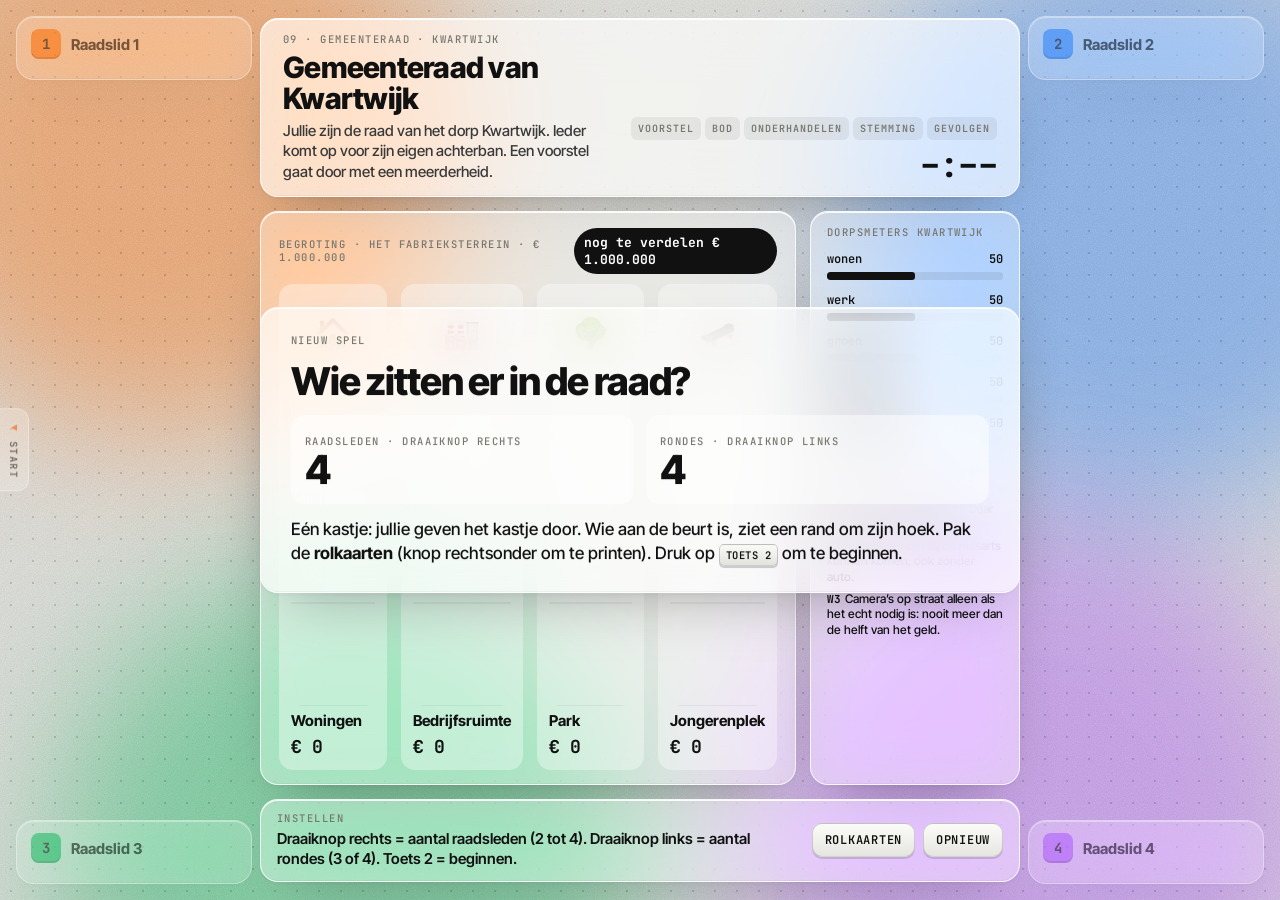
<file: apps/gemeenteraad.html>
<!doctype html>
<html lang="nl">
<head>
<meta charset="utf-8">
<meta name="viewport" content="width=device-width, initial-scale=1">
<title>Gemeenteraad</title>
<link rel="stylesheet" href="../te-glas.css">
<style>
/* Gemeenteraad: krant boven, gedeelde begroting in het midden, dorpsmeters rechts, vier raadsleden in de hoeken. */
.pagina{position:relative;z-index:1;height:100vh;display:grid;grid-template-rows:auto 1fr auto;gap:14px;padding:18px 270px}
.krant{padding:14px 22px;display:grid;grid-template-columns:1fr auto;gap:6px 18px;align-items:end}
.krant .kopregel{font:800 clamp(22px,2.3vw,36px)/1.08 var(--f);letter-spacing:-.025em}
.krant .vraag{grid-column:1;font:500 15px/1.35 var(--f);color:var(--ink-2)}
.krant .rechts{grid-column:2;grid-row:1 / span 3;display:grid;gap:8px;justify-items:end}
.fase{display:flex;gap:4px}
.fase span{font:600 10px var(--m);letter-spacing:.1em;text-transform:uppercase;padding:5px 7px;border-radius:6px;background:rgba(0,0,0,.06);color:var(--muted)}
.fase span.nu{background:#111;color:#fff}
.klok{font:700 34px/1 var(--m);letter-spacing:-.02em;cursor:pointer;user-select:none}
.klok.op{color:var(--oranje);animation:knip 1s steps(2) infinite}
.klok.stil{opacity:.4}
@keyframes knip{50%{opacity:.25}}
.midden{display:grid;grid-template-columns:1fr 250px;gap:14px;min-height:0}
.begroting{padding:16px 18px 14px;display:grid;grid-template-rows:auto 1fr;gap:10px;min-height:0}
.bkop{display:flex;justify-content:space-between;align-items:center;gap:10px}
.rest{font:700 13px var(--m);padding:6px 10px;border-radius:999px;background:#111;color:#fff}
.rest.nul{background:#118a49}.rest.min{background:#d12f2f}
.posten{display:grid;grid-template-columns:repeat(4,1fr);gap:14px;min-height:0}
.post{position:relative;display:grid;grid-template-rows:1fr auto auto;gap:6px;min-height:0;padding:10px;border-radius:14px;background:rgba(255,255,255,.35);border:2px solid transparent;transition:border-color .3s}
.post .koker{position:relative;border-radius:10px;background:repeating-linear-gradient(0deg,rgba(0,0,0,.05) 0 1px,transparent 1px 25%);overflow:hidden}
.post .vul{position:absolute;left:0;right:0;bottom:0;background:#111;border-radius:10px 10px 0 0;transition:height .18s}
.post .ijk{position:absolute;left:-2px;right:-2px;height:0;border-top:2px dashed var(--oranje)}
.post .naam{font:700 15px/1.15 var(--f)}
.post .bedrag{font:700 18px var(--m);letter-spacing:-.02em}
.post .ico{position:absolute;top:16px;left:50%;transform:translateX(-50%);font-size:30px;filter:grayscale(.2);z-index:1}
.post .eisen{position:absolute;top:8px;right:8px;display:grid;gap:4px;z-index:2}
.post .eisen b{font:700 10px var(--m);padding:3px 6px;border-radius:6px;background:var(--k);color:#111;white-space:nowrap}
.post .wijzers{position:absolute;bottom:-12px;left:0;right:0;display:flex;justify-content:center;gap:3px;z-index:2}
.post .wijzers i{width:0;height:0;border-left:8px solid transparent;border-right:8px solid transparent;border-bottom:12px solid var(--k);filter:drop-shadow(0 1px 1px rgba(0,0,0,.3))}
.post.flits{animation:flits .5s}
@keyframes flits{0%{transform:scale(1)}40%{transform:scale(1.02)}100%{transform:scale(1)}}
.meters{padding:14px 16px;display:grid;align-content:start;gap:12px}
.meter{display:grid;gap:5px}
.meter .rij{display:flex;justify-content:space-between;font:600 12px var(--m)}
.meter .rij em{font-style:normal;font-weight:700}
.meter .rij em.plus{color:#118a49}.meter .rij em.min{color:#d12f2f}
.meter .balk{height:8px}
.wetten{border-top:1px solid var(--hair);padding-top:10px;display:grid;gap:6px}
.wetten p{margin:0;font:500 12px/1.3 var(--f)}
.wetten p b{font:700 11px var(--m);margin-right:4px}
.onder{display:grid;grid-template-columns:1fr auto;gap:16px;align-items:center;padding:12px 16px}
.uitleg{font:600 15px/1.35 var(--f)}
.uitleg .label{display:block;margin-bottom:4px}
.hoek .naam{white-space:nowrap}
.hoek .rol{width:14px;height:14px;border-radius:50%;background:var(--rk);margin-left:auto;box-shadow:0 0 0 3px rgba(255,255,255,.7)}
.hoek .status{font:700 11px var(--m);letter-spacing:.1em;text-transform:uppercase}
.hoek .status.ok{color:#118a49}.hoek .status.nee{color:#d12f2f}
.hoek .mini{display:grid;gap:3px}
.hoek .mini div{display:grid;grid-template-columns:72px 1fr 38px;gap:6px;align-items:center;font:500 10.5px var(--m)}
.hoek .mini div.sel{font-weight:700;color:var(--ink)}
.hoek .mini .balk{height:6px}
.hoek.beurt{outline:3px solid var(--k);outline-offset:2px}
/* grote kaarten over het midden */
.kaart{position:fixed;left:50%;top:50%;transform:translate(-50%,-50%);z-index:40;width:min(760px,60vw);padding:26px 30px;display:none;gap:14px}
.kaart.aan{display:grid;animation:in .35s}
@keyframes in{from{opacity:0;transform:translate(-50%,-46%)}to{opacity:1;transform:translate(-50%,-50%)}}
.kaart .groot{font:800 clamp(28px,3vw,46px)/1.05 var(--f);letter-spacing:-.03em}
.kaart .tekst{font:500 17px/1.4 var(--f)}
.stemmen{display:grid;grid-template-columns:repeat(4,1fr);gap:10px}
.stem{padding:14px 10px;border-radius:14px;background:rgba(255,255,255,.5);display:grid;gap:6px;justify-items:center;text-align:center}
.stem .badge{width:34px;height:34px;border-radius:9px;background:var(--k);display:grid;place-items:center;font:700 15px var(--m)}
.stem b{font:800 20px var(--f)}
.stem b.voor{color:#118a49}.stem b.tegen{color:#d12f2f}.stem b.onth{color:var(--muted)}
.nota{display:flex;gap:8px;flex-wrap:wrap}
.nota span{font:600 13px var(--f);padding:7px 11px;border-radius:999px;background:rgba(0,0,0,.06)}
.nota span.sel{background:#111;color:#fff}
.koppen{display:grid;gap:8px;max-height:40vh;overflow:auto}
.koppen p{margin:0;font:700 17px/1.25 var(--f)}
.koppen p small{display:block;font:500 11px var(--m);color:var(--muted);text-transform:uppercase;letter-spacing:.1em}
.instel{display:grid;grid-template-columns:repeat(2,1fr);gap:12px}
.instel div{padding:14px;border-radius:14px;background:rgba(255,255,255,.5)}
.instel b{display:block;font:800 40px/1 var(--f)}
dialog#rolkaarten{border:0;border-radius:18px;padding:24px;width:min(1100px,92vw);max-height:90vh;overflow:auto;background:#fafaf7}
dialog::backdrop{background:rgba(0,0,0,.35);backdrop-filter:blur(4px)}
.kaarten{display:grid;grid-template-columns:repeat(2,1fr);gap:14px}
.rk{border:2px solid var(--rk);border-radius:14px;padding:14px 16px;break-inside:avoid}
.rk h3{margin:0 0 4px;font:800 24px var(--f)}
.rk p{margin:4px 0;font:500 13px/1.35 var(--f)}
.rk ul{margin:6px 0 0;padding-left:18px;font:500 13px/1.4 var(--f)}
@media print{
  body{overflow:visible;background:#fff}
  body>*:not(dialog){display:none!important}
  dialog#rolkaarten{position:static;width:auto;max-height:none;overflow:visible;box-shadow:none}
  dialog .geenprint{display:none}
}
@media (max-width:1300px){.pagina{padding:18px 260px}.midden{grid-template-columns:1fr 210px}}
</style>
</head>
<body>
<div class="te-achtergrond"><i></i><i></i><i></i><i></i></div>
<div class="pagina">
  <section class="krant glas sterk">
    <div class="label" id="krantLabel">09 · gemeenteraad · kwartwijk</div>
    <div class="kopregel" id="kop">Gemeenteraad van Kwartwijk</div>
    <div class="vraag" id="vraag"></div>
    <div class="rechts">
      <div class="fase" id="fase"><span>voorstel</span><span>bod</span><span>onderhandelen</span><span>stemming</span><span>gevolgen</span></div>
      <div class="klok" id="klok" title="Klik om de klok stil te zetten">–:––</div>
    </div>
  </section>
  <div class="midden">
    <section class="begroting glas">
      <div class="bkop"><span class="label" id="bLabel">begroting</span><span class="rest" id="rest">nog te verdelen € 0</span></div>
      <div class="posten" id="posten"></div>
    </section>
    <section class="meters glas" id="meters"></section>
  </div>
  <footer class="onder glas">
    <div class="uitleg" id="uitleg"></div>
    <div style="display:flex;gap:8px"><button class="knop" id="kaartenKnop">rolkaarten</button><button class="knop" id="opnieuwKnop">opnieuw</button></div>
  </footer>
</div>
<div class="hoek glas h1" id="h1"></div><div class="hoek glas h2" id="h2"></div><div class="hoek glas h3" id="h3"></div><div class="hoek glas h4" id="h4"></div>
<section class="kaart glas sterk" id="kaart"></section>

<dialog id="rolkaarten" data-venster>
  <div class="geenprint" style="display:flex;justify-content:space-between;align-items:center;margin-bottom:14px">
    <b style="font:800 22px var(--f)">Rolkaarten en wettenkaart</b>
    <span style="display:flex;gap:8px"><button class="knop oranje" onclick="window.print()">printen</button><button class="knop" onclick="this.closest('dialog').close()">sluiten</button></span>
  </div>
  <div class="kaarten" id="kaartenInhoud"></div>
</dialog>

<script src="../kastjes.js"></script>
<script src="../thuis.js"></script>
<script>
(function () {
  'use strict';
  var KLEUR = { 1: '#ff7a1a', 2: '#3b8bff', 3: '#21c06b', 4: '#b768ff' };
  var STAP = 25; // bedragen in duizenden euro's, stappen van € 25.000

  // ---------- spelgegevens ----------
  var ROLLEN = [
    { id: 'ond', naam: 'Ondernemer', kleur: '#ff7a1a', achterban: 'winkeliers, bedrijven, werkgevers', wil: 'werk, bereikbaarheid, parkeerplek', gevoelig: 'Vrijheid: de gemeente moet niet alles regelen' },
    { id: 'buurt', naam: 'Buurtbewoner', kleur: '#3b8bff', achterban: 'gezinnen, ouderen, huurders', wil: 'woningen, veiligheid, rust', gevoelig: 'Solidariteit: niemand mag achterblijven' },
    { id: 'jong', naam: 'Jongere', kleur: '#b768ff', achterban: 'jongeren van 12 tot 23', wil: 'een eigen plek, sport, inspraak', gevoelig: 'Gelijkwaardigheid: jongeren tellen ook mee' },
    { id: 'natuur', naam: 'Natuur', kleur: '#21c06b', achterban: 'dieren, bomen, toekomstige bewoners', wil: 'groen, schone lucht, duurzaam bouwen', gevoelig: 'Spreekt voor wie zelf geen stem heeft' }
  ];
  var WETTEN = [
    { nr: 'W1', tekst: 'Het Ooievaarsveld is beschermd natuurgebied. Daar mag niet gebouwd worden.' },
    { nr: 'W2', tekst: 'Iedereen moet bij de huisarts kunnen komen, ook zonder auto.' },
    { nr: 'W3', tekst: 'Camera’s op straat alleen als het echt nodig is: nooit meer dan de helft van het geld.' }
  ];
  var MKEYS = ['wonen', 'werk', 'groen', 'jongeren', 'veiligheid'];
  // doel = hoe de achterban het geld het liefst verdeeld ziet (aandelen), eis = harde eis van de rolkaart
  var SCEN = [
    { id: 'fabriek', titel: 'Het fabrieksterrein', kop: 'Fabrieksterrein staat leeg: wat komt erop?', vraag: 'Het oude fabrieksterrein is van de gemeente. Er is € 1 miljoen. Waar gaat het geld heen?', budget: 1000,
      posten: [{ naam: 'Woningen', ico: '🏠', m: { wonen: 1 } }, { naam: 'Bedrijfsruimte', ico: '🏭', m: { werk: 1 } }, { naam: 'Park', ico: '🌳', m: { groen: 1 } }, { naam: 'Jongerenplek', ico: '🛹', m: { jongeren: 1 } }],
      doel: { ond: [.2, .5, .1, .2], buurt: [.5, .1, .25, .15], jong: [.2, .15, .2, .45], natuur: [.15, .05, .6, .2] },
      eis: { ond: { p: 1, min: 250, t: 'Minstens € 250.000 naar bedrijfsruimte.' }, buurt: { p: 0, min: 300, t: 'Minstens € 300.000 naar nieuwe betaalbare woningen.' }, jong: { p: 3, min: 150, t: 'Minstens € 150.000 voor de jongerenplek. Anders steun je het plan niet.' }, natuur: { p: 2, min: 300, t: 'Minstens € 300.000 voor het park.' } },
      gebeurtenis: { kop: 'Supermarkt wil op het fabrieksterrein bouwen', tekst: 'Een supermarkt belooft 40 banen als hij op het terrein mag. De winkeliers willen nu nog meer bedrijfsruimte.', rol: 'ond', doel: [.15, .6, .05, .2] } },
    { id: 'plein', titel: 'Overlast bij het plein', kop: 'Bewoners klagen over hangjongeren op het plein', vraag: 'Er is € 400.000 om het plein beter te maken. Wat helpt echt?', budget: 400,
      posten: [{ naam: 'Camera’s en boa’s', ico: '📹', m: { veiligheid: 1, jongeren: -.5 } }, { naam: 'Jongerenwerker', ico: '🤝', m: { jongeren: 1, veiligheid: .5 } }, { naam: 'Verlichting', ico: '💡', m: { veiligheid: .7, groen: -.4 } }, { naam: 'Sportkooi', ico: '⚽', m: { jongeren: 1 } }],
      doel: { ond: [.4, .1, .4, .1], buurt: [.45, .15, .3, .1], jong: [.05, .4, .1, .45], natuur: [.15, .35, .05, .45] },
      eis: { ond: { p: 0, min: 100, t: 'Minstens € 100.000 voor camera’s en boa’s. Klanten moeten zich veilig voelen.' }, buurt: { p: 0, min: 150, t: 'Minstens € 150.000 voor camera’s en boa’s.' }, jong: { p: 3, min: 100, t: 'Minstens € 100.000 voor de sportkooi.' }, natuur: { p: 2, max: 100, t: 'Hoogstens € 100.000 voor verlichting. Licht ’s nachts jaagt vleermuizen weg.' } },
      gebeurtenis: { kop: 'Filmpje van ruzie op het plein gaat viraal', tekst: 'Heel het dorp heeft het gezien. De buurt wil nu vooral meer toezicht.', rol: 'buurt', doel: [.6, .1, .25, .05] } },
    { id: 'bez', titel: 'Bezuinigen', kop: 'Rijk geeft minder geld: Kwartwijk moet schrappen', vraag: 'De raad moet € 300.000 schrappen. Er is nog maar € 900.000. Wie levert in?', budget: 900, start: [400, 300, 300, 200],
      posten: [{ naam: 'Bibliotheek', ico: '📚', m: { jongeren: .5, wonen: .5 } }, { naam: 'Buurtbus', ico: '🚌', m: { wonen: 1 } }, { naam: 'Sportsubsidie', ico: '🏅', m: { jongeren: 1 } }, { naam: 'Bomen planten', ico: '🌱', m: { groen: 1 } }],
      doel: { ond: [.3, .3, .25, .15], buurt: [.35, .35, .15, .15], jong: [.3, .1, .45, .15], natuur: [.25, .15, .15, .45] },
      eis: { ond: { p: 1, min: 200, t: 'Minstens € 200.000 voor de buurtbus. Klanten moeten bij de winkels komen.' }, buurt: { p: 1, min: 250, t: 'Minstens € 250.000 voor de buurtbus.' }, jong: { p: 2, min: 250, t: 'Minstens € 250.000 voor sportsubsidie.' }, natuur: { p: 3, min: 200, t: 'Er wordt niet op bomen bezuinigd: minstens € 200.000.' } },
      gebeurtenis: { kop: '“De buurtbus is mijn enige manier om bij de dokter te komen”', tekst: '40 ouderen komen naar de inspraakavond. De buurt wil de buurtbus nu echt houden.', rol: 'buurt', doel: [.3, .5, .1, .1] } },
    { id: 'zon', titel: 'Het zonnepark', kop: 'Kwartwijk moet duurzame energie opwekken', vraag: 'Er is € 1,5 miljoen. Nu goedkoop of later beter? En wat doen we met de natuur?', budget: 1500,
      posten: [{ naam: 'Zonnepark Ooievaarsveld', ico: '☀️', m: { werk: 1, groen: -1 } }, { naam: 'Panelen op daken', ico: '🔆', m: { groen: 1 } }, { naam: 'Isolatie huurhuizen', ico: '🧱', m: { wonen: 1, groen: .5 } }, { naam: 'Korting energierekening', ico: '💶', m: { wonen: 1 } }],
      doel: { ond: [.5, .3, .1, .1], buurt: [.1, .2, .4, .3], jong: [.2, .4, .2, .2], natuur: [0, .45, .45, .1] },
      eis: { ond: { p: 0, min: 500, t: 'Minstens € 500.000 voor het zonnepark. Dat is het goedkoopst.' }, buurt: { p: 3, min: 300, t: 'Minstens € 300.000 korting op de energierekening.' }, jong: { p: 1, min: 300, t: 'Minstens € 300.000 voor panelen op daken.' }, natuur: { p: 0, max: 0, t: 'Geen euro naar het zonnepark op het Ooievaarsveld.' } },
      gebeurtenis: { kop: 'Ondernemer uit het dorp wil het zonnepark bouwen', tekst: 'Hij neemt 20 mensen uit Kwartwijk in dienst. De winkeliers willen het zonnepark nu nog liever.', rol: 'ond', doel: [.6, .25, .1, .05] } }
  ];
  function wetGebroken(sc, v) {
    var w = [];
    if (sc.id === 'zon' && v[0] > 0) w.push(WETTEN[0]);
    if (sc.id === 'bez' && v[1] < 100) w.push(WETTEN[1]);
    if (sc.id === 'plein' && v[0] > sc.budget / 2) w.push(WETTEN[2]);
    return w;
  }
  var NOTAS = ['De buurt is niet gehoord', 'Te duur', 'Slecht voor de natuur', 'Jongeren zijn vergeten', 'Goed voor nu, slecht voor later', 'Dit is oneerlijk verdeeld'];
  var FASES = ['voorstel', 'bod', 'onderhandelen', 'stemming', 'gevolgen'];

  // ---------- toestand ----------
  var g = {
    fase: 'instellen', aantal: 4, rondes: 4, ronde: 0, spelers: [], rol: {}, verdeling: [], vorige: [], bod: {}, sel: {}, klaar: {},
    eis: {}, eisGezet: {}, terStemming: {}, stem: {}, stemVast: {}, verworpen: 0, laatste: [], meters: {}, metersVoor: null, koppen: [],
    rechter: {}, rechterBezig: false, nota: 0, besluit: null, gebeurd: false, doelRonde: {}, klok: 0, klokLoopt: false, klokStil: false
  };
  MKEYS.forEach(function (k) { g.meters[k] = 50; });
  var actief = {};
  // Eén kastje: het kastje speelt om de beurt raadslid 1, 2, 3 en 4 (doorgeven).
  var fysiek = {}, fysiekNr = 1, beurt = 1;
  function solo() { return Object.keys(fysiek).length <= 1; }

  function sc() { return SCEN[g.ronde % SCEN.length]; }
  function som(v) { return v.reduce(function (a, b) { return a + b; }, 0); }
  function plafond() { var s = sc(); return Math.max(s.budget, s.start ? som(s.start) : 0); }
  function euro(k) { return '€ ' + (Math.round(k) * 1000).toLocaleString('nl-NL'); }
  function rolVan(s) { return ROLLEN[g.rol[s]]; }
  function meerderheid() { return g.spelers.length >= 4 ? 3 : 2; }
  function speler(i) { return g.spelers.indexOf(i) >= 0; }

  // tevredenheid van de achterban (0..1): afstand tot de gewenste verdeling, gehalveerd als de harde eis niet gehaald wordt
  function eisGehaald(e, v) { return e.max !== undefined ? v[e.p] <= e.max : v[e.p] >= e.min; }
  function tevreden(s, v) {
    var r = rolVan(s); if (!r) return 0;
    var doel = g.doelRonde[r.id] || sc().doel[r.id], tot = Math.max(som(v), 1), afw = 0;
    for (var i = 0; i < 4; i++) afw += Math.abs(v[i] / tot - doel[i]);
    var t = 1 - afw / 1.4;
    if (!eisGehaald(sc().eis[r.id], v)) t *= 0.45;
    return Math.max(0, Math.min(1, t));
  }
  function mengKleur(t) { // rood -> geel -> groen
    var r = t < .5 ? 255 : Math.round(255 * (1 - t) * 2), gr = t < .5 ? Math.round(255 * t * 2) : 220;
    return '#' + [r, gr, 40].map(function (x) { return ('0' + x.toString(16)).slice(-2); }).join('');
  }

  // ---------- leds ----------
  var knipper = 0;
  function ledVoor(s) {
    var r = rolVan(s);
    if (g.rechterBezig) return (knipper % 2) ? '#b768ff' : '#000000';
    if (g.fase === 'instellen' || !r) return KLEUR[s];
    if (g.fase === 'voorstel') return r.kleur;
    if (g.fase === 'bod') return mengKleur(tevreden(s, g.bod[s]));
    if (g.fase === 'onderhandelen') return g.terStemming[s] ? '#ffffff' : mengKleur(tevreden(s, g.verdeling));
    if (g.fase === 'stemming') { if (g.stemVast[s]) return '#ffffff'; return { voor: '#20d060', tegen: '#ff2020', onth: '#808080' }[g.stem[s]] || '#ffffff'; }
    if (g.fase === 'uitslag' || g.fase === 'provincie') return g.besluit === 'provincie' ? '#ff4010' : ({ voor: '#20d060', tegen: '#ff2020', onth: '#000000' }[g.stem[s]] || '#000000');
    if (g.fase === 'gevolgen' || g.fase === 'einde') return mengKleur(tevreden(s, g.verdeling));
    return r.kleur;
  }
  function leds() {
    if (solo()) { Kastjes.led(fysiekNr, ledVoor(g.fase === 'instellen' ? fysiekNr : beurt)); return; }
    for (var s = 1; s <= 4; s++) if (actief[s]) Kastjes.led(s, ledVoor(s));
  }

  // ---------- tekenen ----------
  function tekenFase() {
    var f = g.fase === 'uitslag' || g.fase === 'provincie' ? 'stemming' : g.fase;
    var sp = document.querySelectorAll('#fase span');
    for (var i = 0; i < sp.length; i++) sp[i].classList.toggle('nu', FASES[i] === f);
  }
  function tekenPosten() {
    var s = sc(), v = g.verdeling, max = plafond();
    if (g.fase === 'bod') {
      if (solo()) v = g.bod[beurt] || v;
      else { v = [0, 0, 0, 0]; g.spelers.forEach(function (sp) { for (var j = 0; j < 4; j++) v[j] += g.bod[sp][j] / g.spelers.length; }); v = v.map(function (x) { return Math.round(x / STAP) * STAP; }); }
    }
    var html = '';
    for (var i = 0; i < 4; i++) {
      var p = s.posten[i], eisen = '', wijzers = '';
      g.spelers.forEach(function (sp) {
        var e = g.eis[sp];
        if (e && e.p === i) eisen += '<b style="--k:' + rolVan(sp).kleur + '">🔒 ' + rolVan(sp).naam + ' ≥ ' + Math.round(e.min) + 'k</b>';
        var wie = solo() ? sp === beurt : true;
        if (wie && g.sel[sp] === i && (g.fase === 'onderhandelen' || g.fase === 'bod')) wijzers += '<i style="--k:' + KLEUR[sp] + '"></i>';
      });
      var waarde = v[i] || 0, ijk = s.start ? '<div class="ijk" style="bottom:' + (s.start[i] / max * 100) + '%" title="was"></div>' : '';
      html += '<div class="post" style="border-color:' + (g.laatste[i] ? KLEUR[g.laatste[i]] : 'transparent') + '">' +
        '<div class="koker"><span class="ico">' + p.ico + '</span><div class="vul" style="height:' + (waarde / max * 100) + '%;background:' + (g.fase === 'bod' ? 'rgba(17,17,17,.55)' : '#111') + '"></div>' + ijk + '</div>' +
        '<div class="naam">' + p.naam + '</div><div class="bedrag">' + euro(waarde) + '</div>' +
        '<div class="eisen">' + eisen + '</div><div class="wijzers">' + wijzers + '</div></div>';
    }
    document.getElementById('posten').innerHTML = html;
    var rest = s.budget - som(v), r = document.getElementById('rest');
    r.textContent = rest < 0 ? 'nog schrappen ' + euro(-rest) : 'nog te verdelen ' + euro(rest);
    r.className = 'rest' + (rest === 0 ? ' nul' : rest < 0 ? ' min' : '');
    document.getElementById('bLabel').textContent = g.fase === 'bod' ? 'eerste bod · ' + (solo() ? 'raadslid ' + beurt : 'gemiddelde van de biedingen') : 'begroting · ' + s.titel.toLowerCase() + ' · ' + euro(s.budget);
  }
  function tekenMeters(delta) {
    var html = '<span class="label">dorpsmeters kwartwijk</span>';
    MKEYS.forEach(function (k) {
      var d = delta && delta[k] ? delta[k] : 0;
      html += '<div class="meter"><div class="rij"><span>' + k + '</span><span>' + (d ? '<em class="' + (d > 0 ? 'plus' : 'min') + '">' + (d > 0 ? '+' : '') + d + '</em> ' : '') + Math.round(g.meters[k]) + '</span></div>' +
        '<div class="balk"><i style="width:' + g.meters[k] + '%;--k:' + (g.meters[k] < 35 ? '#d12f2f' : g.meters[k] > 65 ? '#118a49' : '#111') + '"></i></div></div>';
    });
    html += '<div class="wetten"><span class="label">wettenkaart</span>' + WETTEN.map(function (w) { return '<p><b>' + w.nr + '</b>' + w.tekst + '</p>'; }).join('') + '</div>';
    document.getElementById('meters').innerHTML = html;
  }
  function hoeken() {
    for (var s = 1; s <= 4; s++) {
      var el = document.getElementById('h' + s), r = rolVan(s), mee = speler(s) || (g.fase === 'instellen' && actief[s]);
      el.style.setProperty('--k', KLEUR[s]);
      el.classList.toggle('slaapt', !mee);
      el.classList.toggle('beurt', solo() && s === beurt && g.fase !== 'instellen' && speler(s));
      var html = '<div class="top"><span class="badge">' + s + '</span>' + (r && speler(s) && g.fase !== 'instellen' ? '<span class="naam">' + r.naam + '</span><span class="rol" style="--rk:' + r.kleur + '" title="rolkleur"></span>' : '<span class="naam">Raadslid ' + s + '</span>') + '</div>';
      if (!mee) { html += '<div class="status">' + (g.fase === 'instellen' ? (solo() ? '' : 'druk iets om mee te doen') : 'doet niet mee') + '</div>'; el.innerHTML = html; continue; }
      if (g.fase === 'instellen') { el.innerHTML = html + '<div class="status ok">doet mee</div>'; continue; }
      var st = statusTekst(s);
      html += '<div class="status ' + st[1] + '">' + st[0] + '</div>';
      if (g.fase === 'bod' && g.bod[s]) {
        html += '<div class="mini">' + sc().posten.map(function (p, i) {
          return '<div class="' + (g.sel[s] === i ? 'sel' : '') + '"><span>' + p.naam.split(' ')[0].slice(0, 10) + '</span><span class="balk"><i style="width:' + (g.bod[s][i] / plafond() * 100) + '%;--k:' + KLEUR[s] + '"></i></span><span>' + g.bod[s][i] + 'k</span></div>';
        }).join('') + '</div>';
      }
      if (g.fase !== 'voorstel') {
        var v = g.fase === 'bod' ? g.bod[s] : g.verdeling, t = tevreden(s, v);
        html += '<div class="rij"><span>achterban</span><b>' + Math.round(t * 100) + '%</b></div><div class="balk"><i style="width:' + (t * 100) + '%;--k:' + mengKleur(t) + '"></i></div>';
      }
      if (g.fase === 'onderhandelen' || g.fase === 'stemming') html += '<div class="rij"><span>eis</span><b>' + (g.eis[s] ? sc().posten[g.eis[s].p].naam.split(' ')[0] + ' ≥ ' + g.eis[s].min + 'k' : g.eisGezet[s] ? 'gebruikt' : '—') + '</b></div>';
      if (g.fase === 'gevolgen' || g.fase === 'einde') html += '<div class="rij"><span>rechter</span><b>' + (g.rechter[s] ? 'gebruikt' : 'nog 1×') + '</b></div>';
      el.innerHTML = html;
    }
  }
  function statusTekst(s) {
    var mijn = solo() ? s === beurt : true;
    switch (g.fase) {
      case 'voorstel': return g.klaar[s] ? ['✓ gelezen', 'ok'] : ['leest rolkaart…', ''];
      case 'bod': return g.klaar[s] ? ['✓ bod staat', 'ok'] : solo() && !mijn ? ['wacht op het kastje', ''] : ['verdeelt…', ''];
      case 'onderhandelen': return g.terStemming[s] ? ['✋ ter stemming', 'ok'] : solo() && mijn ? ['▶ heeft het kastje', ''] : ['onderhandelt', ''];
      case 'stemming':
        if (g.stemVast[s]) return ['✓ heeft gestemd', 'ok'];
        if (solo() && !mijn) return ['wacht op het kastje', ''];
        return [{ voor: 'kiest… ▶', tegen: 'kiest… ◀', onth: 'kiest… ▲' }[g.stem[s]] || 'kiest…', ''];
      case 'uitslag': case 'provincie': return [{ voor: 'voor', tegen: 'tegen', onth: 'onthouden' }[g.stem[s]] || 'onthouden', g.stem[s] === 'voor' ? 'ok' : g.stem[s] === 'tegen' ? 'nee' : ''];
      default: return ['', ''];
    }
  }
  function zetUitleg(kop, tekst) { document.getElementById('uitleg').innerHTML = '<span class="label">' + kop + '</span>' + tekst; }
  function kaart(html) { var k = document.getElementById('kaart'); if (!html) { k.classList.remove('aan'); return; } k.innerHTML = html; k.classList.remove('aan'); void k.offsetWidth; k.classList.add('aan'); }
  function teken() { tekenFase(); tekenPosten(); hoeken(); leds(); }
  function kleurNaam(s) { return '<b style="color:' + KLEUR[s] + '">raadslid ' + s + '</b>'; }

  // ---------- fases ----------
  function instellen() {
    g.fase = 'instellen'; g.ronde = 0; g.koppen = []; g.rechter = {}; g.spelers = []; g.rol = {};
    MKEYS.forEach(function (k) { g.meters[k] = 50; });
    if (!solo()) { var n = Object.keys(actief).length; if (n >= 2) g.aantal = n; }
    stopKlok(); document.getElementById('klok').textContent = '–:––';
    document.getElementById('kop').textContent = 'Gemeenteraad van Kwartwijk';
    document.getElementById('vraag').textContent = 'Jullie zijn de raad van het dorp Kwartwijk. Ieder komt op voor zijn eigen achterban. Een voorstel gaat door met een meerderheid.';
    g.verdeling = [0, 0, 0, 0]; g.laatste = [];
    tekenInstellen(); teken(); tekenMeters();
  }
  function tekenInstellen() {
    var multi = !solo();
    kaart('<span class="label">nieuw spel</span><div class="groot">Wie zitten er in de raad?</div>' +
      '<div class="instel"><div><span class="label">raadsleden · draaiknop rechts</span><b>' + g.aantal + '</b></div><div><span class="label">rondes · draaiknop links</span><b>' + g.rondes + '</b></div></div>' +
      '<div class="tekst">' + (multi ? 'Ieder heeft een eigen kastje. Druk op een knop om mee te doen.' : 'Eén kastje: jullie geven het kastje door. Wie aan de beurt is, ziet een rand om zijn hoek.') +
      ' Pak de <b>rolkaarten</b> (knop rechtsonder om te printen). Druk op <span class="kap">toets 2</span> om te beginnen.</div>');
    zetUitleg('instellen', 'Draaiknop rechts = aantal raadsleden (2 tot 4). Draaiknop links = aantal rondes (3 of 4). Toets 2 = beginnen.');
  }
  function start() {
    if (solo()) { g.spelers = []; for (var i = 1; i <= g.aantal; i++) g.spelers.push(i); }
    else { g.spelers = Object.keys(actief).map(Number).sort(); if (g.spelers.length < 2) { zetUitleg('nog even', 'Er moeten minstens 2 raadsleden meedoen. Druk op een knop van een tweede kastje.'); return; } g.aantal = g.spelers.length; }
    g.ronde = 0; nieuweRonde();
  }
  function nieuweRonde() {
    var s = sc(), n = g.spelers.length;
    // rollen: bij minder spelers valt eerst de Natuur weg, dan de Jongere; na elke ronde schuiven ze één plek door
    g.spelers.forEach(function (sp, i) { g.rol[sp] = (i + g.ronde) % n; });
    g.verdeling = (s.start || [0, 0, 0, 0]).slice(); g.vorige = g.verdeling.slice(); g.laatste = [];
    g.bod = {}; g.klaar = {}; g.eis = {}; g.eisGezet = {}; g.terStemming = {}; g.stem = {}; g.stemVast = {}; g.verworpen = 0; g.gebeurd = false; g.doelRonde = {}; g.besluit = null; g.metersVoor = null;
    g.spelers.forEach(function (sp) { g.sel[sp] = 0; g.bod[sp] = g.verdeling.slice(); });
    beurt = g.spelers[0];
    g.fase = 'voorstel';
    document.getElementById('krantLabel').textContent = 'ronde ' + (g.ronde + 1) + ' / ' + g.rondes + ' · kwartwijkse courant';
    document.getElementById('kop').textContent = s.kop;
    document.getElementById('vraag').textContent = s.vraag;
    stopKlok(); document.getElementById('klok').textContent = '1:00'; startKlok(60);
    kaart('<span class="label">raadsvoorstel · ronde ' + (g.ronde + 1) + '</span><div class="groot">' + s.titel + '</div><div class="tekst">' + s.vraag + '</div>' +
      '<div class="tekst">' + g.spelers.map(function (sp) { return kleurNaam(sp) + ' is <b>' + rolVan(sp).naam + '</b>'; }).join(' · ') + '</div>' +
      '<div class="tekst" style="color:var(--muted)">Lees op je rolkaart wat jouw achterban bij <b>' + s.titel.toLowerCase() + '</b> wil. ' + (solo() ? 'Druk op toets 2 als iedereen klaar is.' : 'Druk op toets 2 als je klaar bent.') + '</div>');
    zetUitleg('raadsvoorstel', 'Lees je rolkaart. Wat wil jouw achterban? Wat is je harde eis? ' + (solo() ? 'Toets 2 = verder.' : 'Toets 2 = klaar.'));
    tekenMeters(); teken();
  }
  function naarBod() {
    g.fase = 'bod'; g.klaar = {}; kaart(null); beurt = g.spelers[0];
    stopKlok(); startKlok(90);
    zetUitleg('eerste bod', solo() ? kleurNaam(beurt) + ': verdeel het geld zoals jouw achterban het wil. Draaiknop links = post kiezen, rechts = bedrag. Toets 2 = vast en doorgeven.' :
      'Ieder verdeelt het geld in zijn eigen hoek, zoals zijn achterban het wil. Draaiknop links = post kiezen, rechts = bedrag. Toets 2 = klaar.');
    teken();
  }
  function naarOnderhandelen(extra, reden) {
    if (g.fase === 'bod') {
      // gemiddelde van de biedingen als startvoorstel, afgerond op € 25.000
      var s = sc(), v = [0, 0, 0, 0];
      g.spelers.forEach(function (sp) { for (var i = 0; i < 4; i++) v[i] += g.bod[sp][i] / g.spelers.length; });
      v = v.map(function (x) { return Math.round(x / STAP) * STAP; });
      var verschil = s.budget - som(v), grootste = v.indexOf(Math.max.apply(null, v));
      v[grootste] = Math.max(0, v[grootste] + verschil);
      g.verdeling = v;
    }
    g.vorige = g.verdeling.slice(); g.terStemming = {}; g.fase = 'onderhandelen'; beurt = g.spelers[0];
    stopKlok(); startKlok(extra ? 120 : 240);
    kaart(null);
    zetUitleg('onderhandelen', (reden ? '<b>' + reden + '</b> ' : extra ? '<b>Verworpen.</b> Twee minuten extra. ' : 'Het gemiddelde van jullie biedingen staat in het midden. ') +
      (solo() ? 'Praat met elkaar. Wie het kastje heeft, draait. Toets 1 = eis op je post · toets 2 = kastje doorgeven · joystick indrukken = ter stemming.' :
        'Iedereen draait aan dezelfde begroting. Toets 1 = eis op je post (mag niet meer omlaag) · toets 2 = ter stemming (' + meerderheid() + ' nodig).'));
    teken();
  }
  function naarStemming() {
    var s = sc();
    if (som(g.verdeling) !== s.budget) { zetUitleg('nog niet', s.budget - som(g.verdeling) < 0 ? 'Er moet nog ' + euro(som(g.verdeling) - s.budget) + ' geschrapt worden voordat je kunt stemmen.' : 'Er ligt nog ' + euro(s.budget - som(g.verdeling)) + ' op tafel. Verdeel eerst al het geld.'); g.terStemming = {}; teken(); return; }
    g.fase = 'stemming'; g.stem = {}; g.stemVast = {}; beurt = g.spelers[0];
    stopKlok(); if (!solo()) startKlok(30); else document.getElementById('klok').textContent = '–:––';
    kaart('<span class="label">stemming · geheim</span><div class="groot">Ter stemming</div><div class="tekst">Joystick naar rechts = <b style="color:#118a49">voor</b>, naar links = <b style="color:#d12f2f">tegen</b>, omhoog = onthouden. Joystick indrukken = stem vastzetten.' +
      (solo() ? ' Daarna geef je het kastje door. Niet kijken!' : ' Wie niet stemt, telt als onthouden.') + ' Er zijn ' + meerderheid() + ' stemmen voor nodig.</div>');
    zetUitleg('stemming', solo() ? kleurNaam(beurt) + ' stemt. De anderen kijken even weg.' : 'Iedereen stemt tegelijk en geheim.');
    teken();
  }
  function uitslag() {
    stopKlok();
    var voor = 0, tegen = [];
    g.spelers.forEach(function (sp) { if (!g.stemVast[sp]) g.stem[sp] = 'onth'; if (g.stem[sp] === 'voor') voor++; if (g.stem[sp] === 'tegen') tegen.push(sp); });
    var aan = voor >= meerderheid();
    g.fase = 'uitslag'; g.nota = 0;
    var stemmen = '<div class="stemmen">' + g.spelers.map(function (sp) {
      var st = g.stem[sp];
      return '<div class="stem"><span class="badge" style="--k:' + KLEUR[sp] + '">' + sp + '</span><span class="label">' + rolVan(sp).naam + '</span><b class="' + st + '">' + { voor: 'VOOR', tegen: 'TEGEN', onth: 'ONTHOUDEN' }[st] + '</b></div>';
    }).join('') + '</div>';
    if (aan) {
      g.besluit = 'aangenomen'; g.tegen = tegen;
      kaart('<span class="label">uitslag · ' + voor + ' van ' + g.spelers.length + ' voor</span><div class="groot" style="color:#118a49">Aangenomen</div>' + stemmen +
        (tegen.length ? '<div class="tekst">Minderheidsnota van wie tegen stemde. Draaiknop rechts = zin kiezen:</div><div class="nota" id="nota"></div>' : '') +
        '<div class="tekst" style="color:var(--muted)">Toets 2 = naar de gevolgen.</div>');
      tekenNota();
      zetUitleg('aangenomen', tegen.length ? 'De minderheid kiest een zin voor de krant (draaiknop rechts). Toets 2 = gevolgen.' : 'Iedereen eens of onthouden. Toets 2 = gevolgen.');
    } else {
      g.verworpen++;
      if (g.verworpen >= 2) { provincie(stemmen, voor); return; }
      g.besluit = 'verworpen';
      kaart('<span class="label">uitslag · ' + voor + ' van ' + g.spelers.length + ' voor · ' + meerderheid() + ' nodig</span><div class="groot" style="color:#d12f2f">Verworpen</div>' + stemmen +
        '<div class="tekst">Terug naar onderhandelen, met twee minuten extra. Let op: wordt het nog een keer verworpen, dan grijpt de provincie in.</div><div class="tekst" style="color:var(--muted)">Toets 2 = verder onderhandelen.</div>');
      zetUitleg('verworpen', 'Wat moet er veranderen zodat er wel een meerderheid komt? Toets 2 = verder.');
    }
    teken();
  }
  function tekenNota() { var n = document.getElementById('nota'); if (n) n.innerHTML = NOTAS.map(function (t, i) { return '<span class="' + (i === g.nota ? 'sel' : '') + '">' + t + '</span>'; }).join(''); }
  function provincie(stemmen, voor) {
    var s = sc(), elk = Math.round(s.budget * 0.9 / 4 / STAP) * STAP;
    g.verdeling = [elk, elk, elk, elk]; g.besluit = 'provincie'; g.fase = 'provincie';
    kaart('<span class="label">uitslag · ' + voor + ' voor · voor de tweede keer verworpen</span><div class="groot" style="color:var(--oranje)">De provincie grijpt in</div>' + stemmen +
      '<div class="tekst">De raad kwam er niet uit. De provincie verdeelt het geld gelijk over de posten. Er gaat 10% af voor de kosten van de vertraging: ' + euro(s.budget - som(g.verdeling)) + ' is weg.</div><div class="tekst" style="color:var(--muted)">Toets 2 = naar de gevolgen.</div>');
    zetUitleg('provincie', 'Geen besluit is ook een besluit. Toets 2 = gevolgen.');
    var n = 0; (function flits() { if (n++ >= 6) { teken(); return; } g.spelers.forEach(function (sp) { if (!solo()) Kastjes.led(sp, n % 2 ? '#ff3000' : '#000000'); }); if (solo()) Kastjes.led(fysiekNr, n % 2 ? '#ff3000' : '#000000'); setTimeout(flits, 250); })();
    teken();
  }
  function gevolgen() {
    var s = sc(), delta = {};
    g.metersVoor = JSON.parse(JSON.stringify(g.meters));
    s.posten.forEach(function (p, i) {
      var aandeel = g.verdeling[i] / s.budget - 0.25;
      for (var k in p.m) delta[k] = (delta[k] || 0) + aandeel * 60 * p.m[k];
    });
    if (g.besluit === 'provincie') MKEYS.forEach(function (k) { delta[k] = (delta[k] || 0) - 4; });
    for (var k in delta) { delta[k] = Math.round(delta[k]); g.meters[k] = Math.max(0, Math.min(100, g.meters[k] + delta[k])); }
    var hoog = g.verdeling.indexOf(Math.max.apply(null, g.verdeling)), laag = g.verdeling.indexOf(Math.min.apply(null, g.verdeling));
    var kop = g.besluit === 'provincie' ? 'Raad komt er niet uit: provincie verdeelt geld gelijk' :
      'Raad kiest voor ' + s.posten[hoog].naam.toLowerCase() + (laag !== hoog ? ', ' + s.posten[laag].naam.toLowerCase() + ' krijgt het minst' : '');
    var nota = g.besluit === 'aangenomen' && g.tegen && g.tegen.length ? '“' + NOTAS[g.nota] + '”, zegt de minderheid (' + g.tegen.map(function (sp) { return rolVan(sp).naam; }).join(', ') + ')' : '';
    g.koppen[g.ronde] = { ronde: g.ronde + 1, titel: s.titel, kop: kop, nota: nota };
    g.fase = 'gevolgen'; g.gevolgDelta = delta;
    document.getElementById('kop').textContent = kop;
    document.getElementById('vraag').textContent = nota || s.vraag;
    kaart(null); tekenMeters(delta);
    zetUitleg('gevolgen', 'Kijk naar de dorpsmeters. Is het besluit eerlijk, ook voor wie verloor? Breekt het een wet van de wettenkaart? Dan mag ieder raadslid één keer per spel <b>naar de rechter</b>: joystick omhoog. Toets 2 = ' + (g.ronde + 1 >= g.rondes ? 'einde.' : 'volgende ronde.'));
    teken();
  }
  function naarRechter(s) {
    if (g.rechterBezig || g.rechter[s] || g.besluit === 'provincie') return;
    g.rechter[s] = true; g.rechterBezig = true;
    kaart('<span class="label">naar de rechter · ' + rolVan(s).naam + '</span><div class="groot" style="color:#7a3fd1">De rechter toetst het besluit…</div><div class="tekst">Breekt het besluit van de raad een wet van de wettenkaart?</div>');
    var t = setInterval(function () { knipper++; leds(); }, 300);
    setTimeout(function () {
      clearInterval(t); g.rechterBezig = false;
      var gebroken = wetGebroken(sc(), g.verdeling);
      if (gebroken.length) {
        g.meters = g.metersVoor; g.koppen[g.ronde] = null; tekenMeters();
        kaart('<span class="label">uitspraak</span><div class="groot" style="color:#d12f2f">Besluit vernietigd</div><div class="tekst">Het besluit breekt de wet: <b>' + gebroken.map(function (w) { return w.nr + ' ' + w.tekst; }).join(' ') + '</b></div><div class="tekst">Ook een meerderheid moet zich aan de wet houden. De raad moet opnieuw. Toets 2 = opnieuw onderhandelen.</div>');
        g.fase = 'vernietigd'; g.verworpen = 0;
      } else {
        kaart('<span class="label">uitspraak</span><div class="groot" style="color:#118a49">Het besluit blijft</div><div class="tekst">Het besluit breekt geen wet. Ook als je het er niet mee eens bent: de meerderheid heeft beslist. Toets 2 = verder.</div>');
        g.fase = 'rechterOk';
      }
      teken();
    }, 2600);
    teken();
  }
  function einde() {
    g.fase = 'einde'; stopKlok();
    kaart('<span class="label">einde · ' + g.rondes + ' rondes</span><div class="groot">Zo ging het in Kwartwijk</div><div class="koppen">' +
      g.koppen.filter(Boolean).map(function (k) { return '<p><small>ronde ' + k.ronde + ' · ' + k.titel + '</small>' + k.kop + (k.nota ? '<br><span style="font-weight:500;font-size:14px">' + k.nota + '</span>' : '') + '</p>'; }).join('') +
      '</div><div class="tekst">Nabespreking: welk besluit vond jij het minst eerlijk? Was het daarom ook fout? Wie komt er in het echt op voor de natuur?</div><div class="tekst" style="color:var(--muted)">Toets 2 = nieuw spel.</div>');
    zetUitleg('einde', 'Vergelijk jullie dorpsmeters met die van een andere raad. Toets 2 = nieuw spel.');
    tekenMeters(); teken();
  }

  // ---------- klok ----------
  var klokEind = 0, klokRest = 0, klokTimer = null;
  function startKlok(sec) { g.klokLoopt = true; g.klokStil = false; klokEind = performance.now() + sec * 1000; klokRest = sec * 1000; if (!klokTimer) klokTimer = setInterval(tik, 250); tik(); }
  function stopKlok() { g.klokLoopt = false; document.getElementById('klok').className = 'klok'; }
  function tik() {
    var k = document.getElementById('klok');
    if (!g.klokLoopt) return;
    if (g.klokStil) { klokEind = performance.now() + klokRest; return; }
    klokRest = Math.max(0, klokEind - performance.now());
    var sec = Math.ceil(klokRest / 1000);
    k.textContent = Math.floor(sec / 60) + ':' + ('0' + sec % 60).slice(-2);
    k.className = 'klok' + (sec === 0 ? ' op' : '');
    if (g.fase === 'onderhandelen' && !g.gebeurd && g.verworpen === 0 && klokRest < 120000) gebeurtenis();
    if (g.fase === 'stemming' && sec === 0 && !solo()) uitslag();
  }
  document.getElementById('klok').addEventListener('click', function () { if (!g.klokLoopt) return; g.klokStil = !g.klokStil; this.classList.toggle('stil', g.klokStil); });
  function gebeurtenis() {
    g.gebeurd = true;
    var e = sc().gebeurtenis; if (!e) return;
    g.doelRonde[e.rol] = e.doel;
    kaart('<span class="label">laatste nieuws</span><div class="groot">' + e.kop + '</div><div class="tekst">' + e.tekst + '</div>');
    setTimeout(function () { if (g.fase === 'onderhandelen') kaart(null); }, 7000);
    teken();
  }

  // ---------- bediening ----------
  function draai(s, v, i, stap, wie) {
    var nieuw = v[i] + stap * STAP, cap = plafond();
    if (nieuw < 0) return false;
    if (stap > 0 && som(v) + STAP > cap) return false;
    if (stap < 0 && v === g.verdeling) {
      for (var k in g.eis) { var e = g.eis[k]; if (e && e.p === i && nieuw < e.min) { flitsPost(i); return false; } }
    }
    v[i] = nieuw;
    if (v === g.verdeling) g.laatste[i] = wie;
    return true;
  }
  function flitsPost(i) { var p = document.querySelectorAll('.post')[i]; if (p) { p.classList.remove('flits'); void p.offsetWidth; p.classList.add('flits'); } }

  var tv = { 1: {}, 2: {}, 3: {}, 4: {} }, combo = {};
  Kastjes.on(function (e) {
    var eerste = !fysiek[e.speler];
    fysiek[e.speler] = true; fysiekNr = e.speler;
    if (eerste && Object.keys(fysiek).length === 2 && g.fase === 'instellen') { actief = {}; for (var k in fysiek) actief[k] = true; }
    if (g.fase === 'instellen' && !solo()) { actief[e.speler] = true; var na = Math.max(2, Object.keys(actief).length); if (eerste) g.aantal = na; if (eerste) { tekenInstellen(); teken(); } }
    if (solo()) actief = {}, actief[fysiekNr] = true;
    var s = solo() ? (g.fase === 'instellen' ? fysiekNr : beurt) : e.speler;
    if (g.fase !== 'instellen' && !speler(s)) return; // kastje dat niet meedoet

    if (e.type === 'toets') { toets(e, s); return; }
    if (e.type === 'knop') {
      if (g.fase === 'instellen') {
        if (e.welke === 'rechts') g.aantal = Math.max(2, Math.min(4, g.aantal + e.stap));
        else g.rondes = g.rondes === 3 ? 4 : 3;
        tekenInstellen(); teken(); return;
      }
      if (g.fase === 'bod' && !g.klaar[s]) {
        if (e.welke === 'links') g.sel[s] = (g.sel[s] + (e.stap > 0 ? 1 : 3)) % 4;
        else draai(s, g.bod[s], g.sel[s], e.stap, s);
        teken(); return;
      }
      if (g.fase === 'onderhandelen') {
        if (e.welke === 'links') g.sel[s] = (g.sel[s] + (e.stap > 0 ? 1 : 3)) % 4;
        else if (draai(s, g.verdeling, g.sel[s], e.stap, s)) { g.terStemming = {}; }
        teken(); return;
      }
      if (g.fase === 'uitslag' && e.welke === 'rechts' && g.tegen && g.tegen.length && (solo() || g.tegen.indexOf(s) >= 0)) {
        g.nota = (g.nota + (e.stap > 0 ? 1 : NOTAS.length - 1)) % NOTAS.length; tekenNota(); return;
      }
      return;
    }
    if (e.type === 'knop-druk' && e.welke === 'rechts' && e.ingedrukt && g.fase === 'onderhandelen') {
      // eigen bedrag op deze post terugzetten naar het vorige voorstel
      var i = g.sel[s], terug = g.vorige[i] - g.verdeling[i];
      if (terug && (terug < 0 || som(g.verdeling) + terug <= plafond())) {
        var eisBlok = false; for (var k2 in g.eis) { var ee = g.eis[k2]; if (ee && ee.p === i && g.vorige[i] < ee.min) eisBlok = true; }
        if (!eisBlok) { g.verdeling[i] = g.vorige[i]; g.laatste[i] = s; g.terStemming = {}; }
      }
      teken(); return;
    }
    if (e.type === 'joystick') {
      if (g.fase === 'stemming' && !g.stemVast[s]) {
        var keuze = { rechts: 'voor', links: 'tegen', boven: 'onth' }[e.richting];
        if (keuze) { g.stem[s] = keuze; teken(); }
      } else if (g.fase === 'gevolgen' && e.richting === 'boven') naarRechter(solo() ? vrijeRechter() : s);
      return;
    }
    if (e.type === 'joystick-druk' && e.ingedrukt) {
      if (g.fase === 'stemming' && g.stem[s] && !g.stemVast[s]) {
        g.stemVast[s] = true;
        if (solo()) {
          var idx = g.spelers.indexOf(s);
          if (idx >= g.spelers.length - 1) { setTimeout(uitslag, 400); }
          else { beurt = g.spelers[idx + 1]; zetUitleg('stemming', 'Geef het kastje aan ' + kleurNaam(beurt) + '. De anderen kijken even weg.'); }
        } else if (g.spelers.every(function (sp) { return g.stemVast[sp]; })) setTimeout(uitslag, 400);
        teken(); return;
      }
      if (g.fase === 'onderhandelen' && solo()) { naarStemming(); return; }
    }
  });
  function vrijeRechter() { for (var i = 0; i < g.spelers.length; i++) if (!g.rechter[g.spelers[i]]) return g.spelers[i]; return g.spelers[0]; }

  function toets(e, s) {
    var f = e.speler; tv[f][e.nr] = e.ingedrukt;
    if (tv[f][1] && tv[f][2]) combo[f] = true;
    if (e.ingedrukt) return;
    if (combo[f]) { if (!tv[f][1] && !tv[f][2]) combo[f] = false; return; }
    if (g.rechterBezig) return;
    if (e.nr === 1) {
      if (g.fase === 'onderhandelen') {
        if (g.eis[s] && g.eis[s].p === g.sel[s]) { g.eis[s] = null; zetUitleg('eis weg', rolVan(s).naam + ' haalt de eis weg.'); }
        else if (g.eisGezet[s]) { zetUitleg('al gebruikt', 'Je mag één eis per ronde zetten. Druk toets 1 op de post met je eis om hem weg te halen.'); }
        else { g.eis[s] = { p: g.sel[s], min: g.verdeling[g.sel[s]] }; g.eisGezet[s] = true; flitsPost(g.sel[s]); }
        teken();
      }
      return;
    }
    // toets 2
    switch (g.fase) {
      case 'instellen': kaart(null); start(); break;
      case 'voorstel':
        if (solo()) { naarBod(); break; }
        g.klaar[s] = !g.klaar[s];
        if (g.spelers.every(function (sp) { return g.klaar[sp]; })) naarBod(); else teken();
        break;
      case 'bod':
        var rest = sc().budget - som(g.bod[s]);
        if (rest !== 0 && !g.klaar[s]) { zetUitleg('eerste bod', rest > 0 ? 'Er ligt nog ' + euro(rest) + '. Verdeel eerst al het geld.' : 'Er moet nog ' + euro(-rest) + ' geschrapt worden.'); return; }
        if (solo()) {
          g.klaar[s] = true;
          var idx = g.spelers.indexOf(s);
          if (idx >= g.spelers.length - 1) { naarOnderhandelen(); break; }
          beurt = g.spelers[idx + 1];
          zetUitleg('eerste bod', 'Geef het kastje aan ' + kleurNaam(beurt) + '. Verdeel het geld zoals jouw achterban het wil. Toets 2 = vast en doorgeven.');
          teken(); break;
        }
        g.klaar[s] = !g.klaar[s];
        if (g.spelers.every(function (sp) { return g.klaar[sp]; })) naarOnderhandelen(); else teken();
        break;
      case 'onderhandelen':
        if (solo()) {
          var i2 = g.spelers.indexOf(s); beurt = g.spelers[(i2 + 1) % g.spelers.length];
          zetUitleg('onderhandelen', 'Het kastje is nu van ' + kleurNaam(beurt) + ' (' + rolVan(beurt).naam + '). Toets 1 = eis · toets 2 = doorgeven · joystick indrukken = ter stemming.');
          teken(); break;
        }
        g.terStemming[s] = !g.terStemming[s];
        var n = g.spelers.filter(function (sp) { return g.terStemming[sp]; }).length;
        if (n >= meerderheid()) naarStemming(); else teken();
        break;
      case 'uitslag':
        if (g.besluit === 'aangenomen') gevolgen(); else naarOnderhandelen(true);
        break;
      case 'provincie': gevolgen(); break;
      case 'vernietigd': naarOnderhandelen(true, 'De rechter heeft het besluit vernietigd. Pas de begroting aan zodat hij zich aan de wet houdt.'); break;
      case 'gevolgen': case 'rechterOk':
        kaart(null);
        if (g.ronde + 1 >= g.rondes) einde(); else { g.ronde++; nieuweRonde(); }
        break;
      case 'einde': instellen(); break;
    }
  }

  // ---------- rolkaarten om te printen ----------
  function rolkaarten() {
    var html = ROLLEN.map(function (r) {
      return '<div class="rk" style="--rk:' + r.kleur + '"><h3 style="color:' + r.kleur + '">' + r.naam + '</h3><p><b>Je achterban:</b> ' + r.achterban + '</p><p><b>Wil vooral:</b> ' + r.wil + '</p><p><b>Gevoelig punt:</b> ' + r.gevoelig + '</p><ul>' +
        SCEN.map(function (s) {
          var d = s.doel[r.id], top = [0, 1, 2, 3].sort(function (a, b) { return d[b] - d[a]; }).slice(0, 2);
          return '<li><b>' + s.titel + ':</b> het belangrijkst is ' + s.posten[top[0]].naam.toLowerCase() + ', daarna ' + s.posten[top[1]].naam.toLowerCase() + '. <b>Harde eis:</b> ' + s.eis[r.id].t + '</li>';
        }).join('') + '</ul></div>';
    }).join('');
    html += '<div class="rk" style="--rk:#111;grid-column:1 / -1"><h3>Wettenkaart van Kwartwijk</h3>' + WETTEN.map(function (w) { return '<p><b>' + w.nr + '</b> ' + w.tekst + '</p>'; }).join('') +
      '<p style="color:#77776f">Breekt een aangenomen besluit een wet? Dan mag elk raadslid één keer per spel naar de rechter (joystick omhoog bij de gevolgen).</p></div>';
    document.getElementById('kaartenInhoud').innerHTML = html;
  }
  rolkaarten();
  document.getElementById('kaartenKnop').addEventListener('click', function () { document.getElementById('rolkaarten').showModal(); });
  document.getElementById('opnieuwKnop').addEventListener('click', function () { this.blur(); instellen(); });

  window.gemeenteraad = g; // handig bij testen
  instellen();
})();
</script>
</body>
</html>
</file>
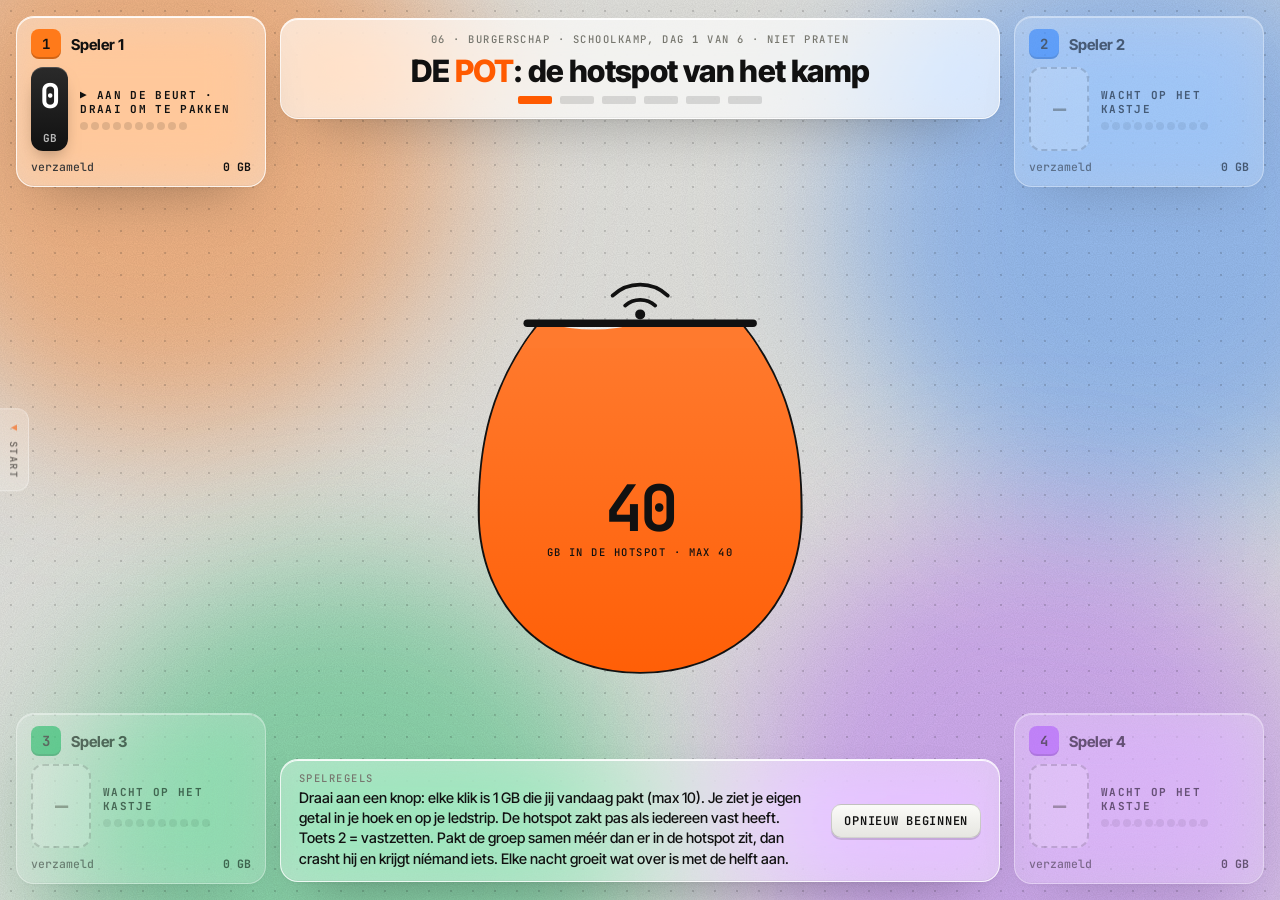
<file: apps/pot.html>
<!doctype html>
<html lang="nl">
<head>
<meta charset="utf-8">
<meta name="viewport" content="width=device-width, initial-scale=1">
<title>De Pot</title>
<link rel="stylesheet" href="../te-glas.css">
<style>
/* De Pot: gedeelde hotspot in het midden, vier spelerhoeken, rondes bovenaan. */
.pagina{position:relative;z-index:1;height:100vh;display:grid;grid-template-rows:auto 1fr auto;gap:14px;padding:18px 280px}
.kopbalk{padding:14px 20px;display:grid;gap:10px;text-align:center}
.kopbalk .kop span{color:var(--oranje)}
.rondes{display:flex;justify-content:center;gap:8px;align-items:center}
.rondes i{width:34px;height:8px;border-radius:2px;background:rgba(0,0,0,.12)}
.rondes i.gehad{background:var(--ink)}.rondes i.nu{background:var(--oranje)}
.midden{display:grid;grid-template-rows:auto 1fr;justify-items:center;align-items:center;min-height:0;position:relative;gap:8px}
.potvak{position:relative;display:grid;place-items:center;min-height:0;height:100%}
.pot{height:min(100%,46vh);width:auto;max-width:380px;overflow:visible}
.voorraad{position:absolute;left:50%;top:50%;transform:translate(-50%,-5%);text-align:center;pointer-events:none}
.voorraad .label{color:var(--ink);white-space:nowrap}
.voorraad b{font:700 64px/1 var(--m);letter-spacing:-.04em;display:block}
.uitslag{padding:12px 22px;text-align:center;display:grid;gap:4px;visibility:hidden;max-width:640px}
.uitslag.aan{visibility:visible}
.uitslag .groot{font:800 30px/1.05 var(--f);letter-spacing:-.02em}
.onder{padding:12px 18px;display:grid;grid-template-columns:1fr auto;gap:14px;align-items:center}
.onder .tekst{font:500 14.5px/1.4 var(--f)}
.onder .tekst .label{display:block;margin-bottom:3px}
.hoek{width:250px}
.keuze{display:flex;align-items:center;gap:12px}
.keuze .kaart{width:64px;height:84px;border-radius:12px;display:grid;place-items:center;font:700 34px var(--m);background:linear-gradient(#2a2a2a,#111);color:#fff;
  box-shadow:inset 0 1px 0 rgba(255,255,255,.18),0 10px 20px -10px rgba(0,0,0,.6);transition:transform .45s;transform-style:preserve-3d;position:relative}
.keuze .kaart.open{background:#fff;color:#111;border:3px solid var(--k);transform:rotateY(360deg)}
.keuze .kaart.leeg{background:rgba(255,255,255,.4);border:2px dashed rgba(0,0,0,.25);color:var(--muted);box-shadow:none;font-size:22px}
.tikken{display:flex;gap:3px;flex-wrap:wrap;width:120px}
.tikken i{width:8px;height:8px;border-radius:50%;background:rgba(0,0,0,.12)}
.tikken i.tik{animation:tik .3s}
@keyframes tik{0%{background:var(--k);transform:scale(1.6)}100%{background:rgba(0,0,0,.12)}}
.hoek .status{font:700 11px var(--m);letter-spacing:.12em;text-transform:uppercase}
.hoek .status.vast{color:#118a49}
.eind{position:fixed;inset:0;z-index:40;display:none;place-items:center;background:rgba(228,228,224,.35);-webkit-backdrop-filter:blur(10px);backdrop-filter:blur(10px)}
.eind.aan{display:grid}
.eind .glas{width:min(760px,90vw);padding:26px 30px;display:grid;gap:16px}
.eind table{width:100%;border-collapse:collapse;font:500 14px var(--m)}
.eind td,.eind th{padding:7px 8px;border-bottom:1px solid var(--hair);text-align:left}
.eind th{font:600 10px var(--m);letter-spacing:.14em;text-transform:uppercase;color:var(--muted)}
.eind ul{margin:0;padding-left:18px;line-height:1.55}
</style>
</head>
<body>
<div class="te-achtergrond"><i></i><i></i><i></i><i></i></div>
<div class="pagina">
  <header class="kopbalk glas sterk">
    <div class="label">06 · burgerschap · schoolkamp, dag <b id="dag">1</b> van 6 · <span id="fase">niet praten</span></div>
    <h1 class="kop">DE <span>POT</span>: de hotspot van het kamp</h1>
    <div class="rondes" id="rondes"></div>
  </header>
  <section class="midden">
    <div class="uitslag glas sterk" id="uitslag"><span class="label" id="uitslagKop">&nbsp;</span><span class="groot" id="uitslagTekst">&nbsp;</span></div>
    <div class="potvak"><svg class="pot" viewBox="0 0 300 330" id="potSvg">
      <defs><clipPath id="binnen"><path d="M70 40 C 30 90, 22 140, 22 190 C 22 270, 80 318, 150 318 C 220 318, 278 270, 278 190 C 278 140, 270 90, 230 40 Z"/></clipPath>
        <linearGradient id="vloei" x1="0" x2="0" y1="0" y2="1"><stop offset="0" stop-color="#ff7a2e"/><stop offset="1" stop-color="#ff5a00"/></linearGradient></defs>
      <path d="M70 40 C 30 90, 22 140, 22 190 C 22 270, 80 318, 150 318 C 220 318, 278 270, 278 190 C 278 140, 270 90, 230 40 Z" fill="rgba(255,255,255,.45)" stroke="#111" stroke-width="3"/>
      <g clip-path="url(#binnen)"><rect id="niveau" x="0" y="318" width="300" height="320" fill="url(#vloei)"/>
        <path id="golf" d="M0 0 Q 37 -10 75 0 T 150 0 T 225 0 T 300 0 V 20 H 0 Z" fill="#ff7a2e"/></g>
      <path d="M60 40 h180" stroke="#111" stroke-width="6" stroke-linecap="round"/>
      <g transform="translate(150 14)" fill="none" stroke="#111" stroke-width="3" stroke-linecap="round"><path d="M-22 4 a32 32 0 0 1 44 0"/><path d="M-12 12 a18 18 0 0 1 24 0"/><circle cx="0" cy="19" r="2.5" fill="#111"/></g>
    </svg>
    <div class="voorraad"><b id="gb">40</b><span class="label">gb in de hotspot · max 40</span></div></div>
  </section>
  <footer class="onder glas">
    <div class="tekst" id="uitleg"><span class="label">spelregels</span>Draai aan een knop: elke klik is 1 GB die jij vandaag pakt (max 10). Je ziet je eigen getal in je hoek en op je ledstrip. De hotspot zakt pas als iedereen vast heeft. Toets 2 = vastzetten. Pakt de groep samen méér dan er in de hotspot zit, dan crasht hij en krijgt níémand iets. Elke nacht groeit wat over is met de helft aan.</div>
    <button class="knop" id="opnieuw">opnieuw beginnen</button>
  </footer>
</div>
<div class="hoek glas h1" id="h1"></div><div class="hoek glas h2" id="h2"></div><div class="hoek glas h3" id="h3"></div><div class="hoek glas h4" id="h4"></div>
<div class="eind" id="eind"><div class="glas sterk" id="eindInhoud"></div></div>

<script src="../kastjes.js?v=4"></script>
<script src="../thuis.js"></script>
<script>
(function () {
  'use strict';
  var KLEUR = { 1: '#ff7a1a', 2: '#3b8bff', 3: '#21c06b', 4: '#b768ff' };
  var MAX = 40, DAGEN = 6, PRATEN_VANAF = 4;
  var st, actief = {};

  // Eén kastje: het kastje gaat rond. Dag 1 bepaalt hoeveel spelers er zijn.
  var fysiek = {}, fysiekNr = 1, beurt = 1, groepVast = false;
  function solo() { return Object.keys(fysiek).length <= 1; }
  function led(s, c) { Kastjes.led(solo() ? fysiekNr : s, c); }
  function nieuwSpel() {
    if (solo()) { actief = {}; actief[1] = true; beurt = 1; groepVast = false; }
    st = { dag: 1, pot: MAX, fase: 'kiezen', sp: {}, geschiedenis: [] };
    for (var s = 1; s <= 4; s++) st.sp[s] = { keuze: 0, vast: false, totaal: 0, open: false };
    document.getElementById('eind').classList.remove('aan');
    document.getElementById('uitslag').classList.remove('aan');
    for (var t = 1; t <= 4; t++) if (actief[t]) Kastjes.led(t, '#303030');
    teken();
  }

  function teken() {
    document.getElementById('dag').textContent = st.dag;
    document.getElementById('fase').textContent = st.dag >= PRATEN_VANAF ? 'overleggen mag' : 'niet praten';
    var r = document.getElementById('rondes'); r.innerHTML = '';
    for (var d = 1; d <= DAGEN; d++) { var i = document.createElement('i'); i.className = d < st.dag ? 'gehad' : d === st.dag ? 'nu' : ''; r.appendChild(i); }
    document.getElementById('gb').textContent = st.pot;
    var y = 318 - (st.pot / MAX) * 270;
    document.getElementById('niveau').setAttribute('y', y);
    document.getElementById('golf').setAttribute('transform', 'translate(0 ' + (y - 8) + ')');
    for (var s = 1; s <= 4; s++) hoek(s);
  }
  function hoek(s) {
    var p = st.sp[s], el = document.getElementById('h' + s);
    el.style.setProperty('--k', KLEUR[s]);
    el.classList.toggle('slaapt', !actief[s]);
    var kaart = !actief[s] ? '<div class="kaart leeg">—</div>' : p.open ? '<div class="kaart open">' + p.keuze + '</div>' : '<div class="kaart">' + (p.vast ? '✓' : (solo() && s !== beurt) ? '?' : p.keuze + '<small style="display:block;font-size:11px;opacity:.7">GB</small>') + '</div>';
    var tik = ''; for (var i = 0; i < 10; i++) tik += '<i></i>';
    el.innerHTML = '<div class="top"><span class="badge">' + s + '</span><span class="naam">Speler ' + s + '</span></div>' +
      '<div class="keuze">' + kaart + '<div style="display:grid;gap:6px"><div class="status ' + (p.vast ? 'vast' : '') + '">' +
      (!actief[s] ? (solo() ? (groepVast ? 'doet niet mee' : 'wacht op het kastje') : 'druk iets om mee te doen') : p.vast ? '✓ vast' : solo() && s !== beurt ? 'wacht op het kastje' : solo() ? '▶ aan de beurt · draai om te pakken' : 'kiest… draai om te pakken') + '</div><div class="tikken" id="tk' + s + '">' + tik + '</div></div></div>' +
      '<div class="rij"><span>verzameld</span><b>' + p.totaal + ' GB</b></div>';
  }
  function tik(s) {
    var t = document.getElementById('tk' + s); if (!t) return;
    var i = t.children[Math.floor(Math.random() * 10)]; i.classList.remove('tik'); void i.offsetWidth; i.classList.add('tik');
  }

  function iedereenVast() {
    var n = 0; for (var s = 1; s <= 4; s++) if (actief[s]) { n++; if (!st.sp[s].vast) return false; }
    return n >= 1;
  }

  function onthul() {
    st.fase = 'onthullen';
    var lijst = []; for (var s = 1; s <= 4; s++) if (actief[s]) lijst.push(s);
    lijst.forEach(function (s, i) {
      setTimeout(function () { st.sp[s].open = true; hoek(s); led(s, KLEUR[s]); }, 500 + i * 700);
    });
    setTimeout(function () { uitslag(lijst); }, 600 + lijst.length * 700);
  }
  function uitslag(lijst) {
    var totaal = 0; lijst.forEach(function (s) { totaal += st.sp[s].keuze; });
    var ok = totaal <= st.pot, kop = document.getElementById('uitslagKop'), tekst = document.getElementById('uitslagTekst');
    var rij = { dag: st.dag, pot: st.pot, totaal: totaal, ok: ok, keuzes: {} };
    lijst.forEach(function (s) { rij.keuzes[s] = st.sp[s].keuze; });
    st.geschiedenis.push(rij);
    if (ok) {
      lijst.forEach(function (s) { st.sp[s].totaal += st.sp[s].keuze; });
      var over = st.pot - totaal, morgen = Math.min(MAX, Math.round(over * 1.5));
      kop.textContent = 'samen gepakt: ' + totaal + ' van ' + st.pot + ' GB';
      tekst.textContent = over === 0 ? 'Helemaal leeg. Morgen is er niets.' : 'Er blijft ' + over + ' GB over. Vannacht groeit dat naar ' + morgen + '.';
      st.pot = morgen;
    } else {
      kop.textContent = 'samen gepakt: ' + totaal + ' van ' + st.pot + ' GB';
      tekst.textContent = 'Overbelast! De hotspot crasht. Niemand krijgt iets.';
      st.pot = 0;
      lijst.forEach(function (s) { led(s, "#ff0000"); });
    }
    document.getElementById('uitslag').classList.add('aan');
    teken();
    st.fase = 'uitslag';
    document.getElementById('uitleg').innerHTML = '<span class="label">volgende</span>' + (st.pot === 0 || st.dag >= DAGEN ? 'Druk toets 2 voor de eindstand.' : 'Druk toets 2 voor de volgende dag.' + (st.dag + 1 === PRATEN_VANAF ? ' <b>Vanaf nu mag je overleggen.</b> Maak een afspraak!' : ''));
  }
  function volgendeDag() {
    if (st.pot === 0 || st.dag >= DAGEN) return eind();
    st.dag++; st.fase = 'kiezen';
    for (var s = 1; s <= 4; s++) { var p = st.sp[s]; p.keuze = 0; p.vast = false; p.open = false; if (actief[s] && !solo()) Kastjes.led(s, '#303030'); }
    if (solo()) { beurt = 1; while (!actief[beurt] && beurt < 4) beurt++; led(beurt, '#303030'); }
    document.getElementById('uitslag').classList.remove('aan');
    document.getElementById('uitleg').innerHTML = '<span class="label">dag ' + st.dag + '</span>Draai aan een knop: elke klik is 1 GB (max 10). De hotspot zakt pas als iedereen vast heeft. Toets 2 = vastzetten, toets 1 = opnieuw kiezen.' + (st.dag >= PRATEN_VANAF ? ' Overleggen mag.' : ' Niet praten.');
    teken();
  }
  function eind() {
    st.fase = 'eind';
    var lijst = []; for (var s = 1; s <= 4; s++) if (actief[s]) lijst.push(s);
    var groep = 0; lijst.forEach(function (s) { groep += st.sp[s].totaal; });
    // wat had het kunnen zijn: elke dag precies zoveel pakken dat de pot morgen weer vol is
    var duurzaam = Math.round((MAX - MAX / 1.5) * DAGEN);
    var html = '<div class="label">eindstand · ' + (st.pot === 0 && st.dag < DAGEN ? 'de hotspot was op na dag ' + st.dag : 'zes dagen kamp') + '</div>' +
      '<div class="kop">Samen ' + groep + ' GB. Haalbaar was ±' + duurzaam + ' GB.</div>' +
      '<table><tr><th>speler</th>' + st.geschiedenis.map(function (r) { return '<th>dag ' + r.dag + '</th>'; }).join('') + '<th>totaal</th></tr>' +
      lijst.map(function (s) {
        return '<tr><td><b style="color:' + KLEUR[s] + '">● ' + s + '</b></td>' + st.geschiedenis.map(function (r) { return '<td style="' + (r.ok ? '' : 'text-decoration:line-through;color:#c33') + '">' + r.keuzes[s] + '</td>'; }).join('') + '<td><b>' + st.sp[s].totaal + '</b></td></tr>';
      }).join('') + '</table>' +
      '<div><div class="label" style="margin-bottom:6px">bespreek</div><ul>' +
      '<li>Wie pakte het meest? Was dat slim voor jezelf, en voor de groep?</li>' +
      '<li>Veranderde er iets toen jullie mochten overleggen? Welke afspraak hebben jullie gemaakt?</li>' +
      '<li>Wat had je nodig om elkaar te vertrouwen?</li>' +
      '<li>Waar zie je dit in het echt? Denk aan vis in de zee, schoon drinkwater, de wc\'s op school, het klimaat.</li></ul></div>' +
      '<div class="label">toets 2 = opnieuw spelen · esc = terug naar start</div>';
    document.getElementById('eindInhoud').innerHTML = html;
    document.getElementById('eind').classList.add('aan');
  }

  var tv = { 1: {}, 2: {}, 3: {}, 4: {} }, combo = {};
  function soloUitleg(t) { document.getElementById('uitleg').innerHTML = '<span class="label">één kastje · om de beurt</span>' + t; }
  Kastjes.on(function (e) {
    var eerste = !fysiek[e.speler];
    fysiek[e.speler] = true; fysiekNr = e.speler;
    if (eerste && Object.keys(fysiek).length === 2) { for (var k = 1; k <= 4; k++) if (!fysiek[k] && !st.sp[k].vast) actief[k] = false; } // ieder weer een eigen kastje
    if (eerste && solo()) { teken(); soloUitleg('<b style="color:' + KLEUR[1] + '">Speler 1</b> begint: draai aan een knop (elke klik = 1 GB, je ziet het in je hoek), toets 2 = vastzetten. Dan geef je het kastje door.'); }
    var s = solo() ? beurt : e.speler, p = st.sp[s], f = e.speler;
    if (solo() && groepVast && !actief[s]) { beurt = 1; while (!actief[beurt] && beurt < 4) beurt++; s = beurt; p = st.sp[s]; }
    if (!actief[s] && !(solo() && groepVast)) { actief[s] = true; led(s, '#303030'); hoek(s); }
    if (!actief[s]) return;
    if (e.type === 'knop' && st.fase === 'kiezen' && !p.vast) {
      p.keuze = Math.max(0, Math.min(10, p.keuze + e.stap)); hoek(s); tik(s);
      var nr = solo() ? fysiekNr : s;
      if (Kastjes.ledBalk) Kastjes.ledBalk(nr, KLEUR[s], p.keuze / 10); else led(s, '#ffffff');
    }
    if (e.type === 'knop-druk' && e.welke === 'rechts' && e.ingedrukt && solo() && st.fase === 'kiezen' && !groepVast) {
      if (!p.vast) { actief[s] = false; hoek(s); }
      groepVast = true; if (iedereenVast()) onthul();
      return;
    }
    if (e.type !== 'toets') return;
    tv[f][e.nr] = e.ingedrukt;
    if (tv[f][1] && tv[f][2]) combo[f] = true;
    if (e.ingedrukt) return;
    if (combo[f]) { if (!tv[f][1] && !tv[f][2]) combo[f] = false; return; }
    if (st.fase === 'kiezen' && solo() && e.nr === 2 && !p.vast) {
      p.vast = true; led(s, KLEUR[s]); hoek(s);
      var volgende = s + 1;
      if (!groepVast) {
        if (volgende > 4) { groepVast = true; onthul(); return; }
        beurt = volgende; actief[beurt] = true; hoek(beurt);
        soloUitleg('Geef het kastje aan <b style="color:' + KLEUR[beurt] + '">speler ' + beurt + '</b>. Iedereen geweest? Druk knop rechts in: dan wordt het onthuld.');
      } else {
        while (volgende <= 4 && !actief[volgende]) volgende++;
        if (volgende > 4) { onthul(); return; }
        beurt = volgende; hoek(beurt);
        soloUitleg('Geef het kastje aan <b style="color:' + KLEUR[beurt] + '">speler ' + beurt + '</b>.');
      }
      setTimeout(function () { led(beurt, '#303030'); }, 500);
      return;
    }
    if (st.fase === 'kiezen') {
      if (e.nr === 2 && !solo()) { p.vast = true; Kastjes.led(s, KLEUR[s]); hoek(s); if (iedereenVast()) onthul(); }
      if (e.nr === 1 && p.vast) { p.vast = false; p.keuze = 0; led(s, '#303030'); hoek(s); }
      if (e.nr === 1 && !p.vast) { p.keuze = 0; hoek(s); }
    } else if (st.fase === 'uitslag' && e.nr === 2) volgendeDag();
    else if (st.fase === 'eind' && e.nr === 2) nieuwSpel();
  });
  document.getElementById('opnieuw').addEventListener('click', nieuwSpel);

  nieuwSpel();
})();
</script>
</body>
</html>
</file>
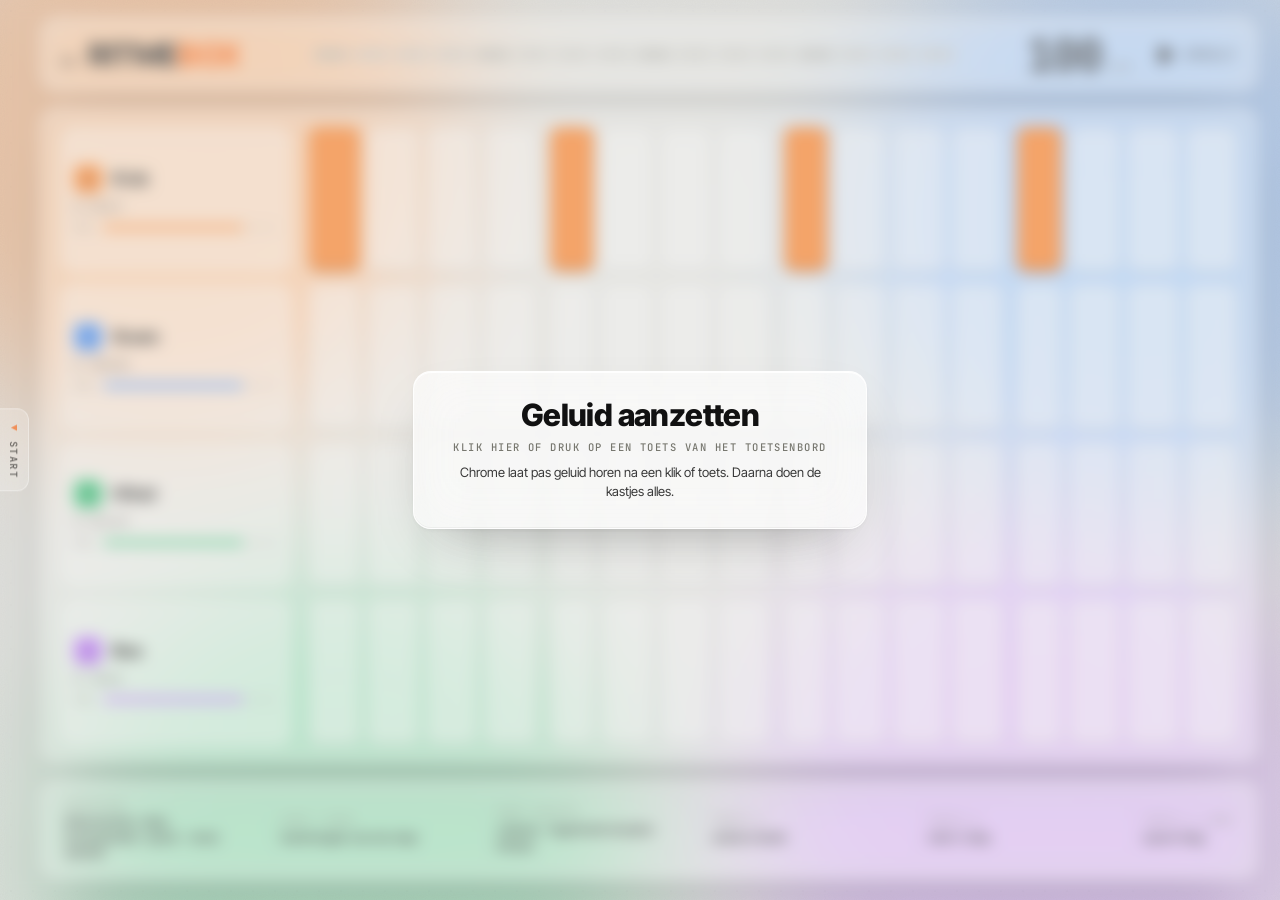
<file: apps/ritme.html>
<!doctype html>
<html lang="nl">
<head>
<meta charset="utf-8">
<meta name="viewport" content="width=device-width, initial-scale=1">
<title>Ritmebox</title>
<link rel="stylesheet" href="../te-glas.css">
<style>
/* Ritmebox: vier sporen x 16 stappen. Iedereen mag overal bij; elk spoor heeft een vaste spelerkleur. */
.pagina{position:relative;z-index:1;height:100vh;display:grid;grid-template-rows:auto 1fr auto;gap:16px;padding:18px 22px 20px 40px}
.kopbalk{display:grid;grid-template-columns:auto 1fr auto;align-items:center;gap:26px;padding:14px 20px}
.titel{display:flex;align-items:baseline;gap:12px}
.titel .kop span{color:var(--oranje)}
.tempo{display:flex;align-items:baseline;gap:8px}
.tempo b{font:700 44px/1 var(--m);letter-spacing:-.02em}
.stappen{display:grid;grid-template-columns:repeat(16,1fr);gap:6px;max-width:640px;width:100%;justify-self:center}
.stappen .led{width:100%;height:8px;border-radius:2px}
.stappen .led:nth-child(4n+1){background:#b5b5ae}
.speel{display:flex;align-items:center;gap:10px;font:700 12px var(--m);letter-spacing:.14em;text-transform:uppercase}
.speel .driehoek{width:0;height:0;border-left:16px solid var(--ink);border-top:10px solid transparent;border-bottom:10px solid transparent}
.speel.stop .driehoek{width:16px;height:16px;border:0;background:var(--ink);border-radius:2px}

.machine{display:grid;grid-template-rows:repeat(4,1fr);gap:12px;padding:18px 20px;min-height:0}
.spoor{display:grid;grid-template-columns:230px 1fr;gap:18px;align-items:stretch;min-height:0}
.info{display:grid;align-content:center;gap:7px;padding:10px 12px;border-radius:14px;background:rgba(255,255,255,.4);border:1px solid rgba(255,255,255,.75)}
.info .top{display:flex;align-items:center;gap:10px}
.info .badge{width:28px;height:28px;border-radius:7px;background:var(--k);display:grid;place-items:center;font:700 12px var(--m);color:#111;box-shadow:inset 0 -2px 0 rgba(0,0,0,.18)}
.info .naam{font:800 18px/1 var(--f);letter-spacing:-.01em}
.info .klank{font:600 11px var(--m);letter-spacing:.1em;text-transform:uppercase;color:var(--ink-2)}
.info .rij{display:flex;align-items:center;gap:8px;font:500 10px var(--m);letter-spacing:.1em;color:var(--muted);text-transform:uppercase}
.info .balk{flex:1}
.cellen{display:grid;grid-template-columns:repeat(16,1fr);column-gap:7px;align-items:stretch}
.cellen .cel:nth-child(4n+1){margin-left:7px}
.cellen .cel:first-child{margin-left:0}
.cel{position:relative;border-radius:9px;background:rgba(255,255,255,.45);border:1px solid rgba(0,0,0,.10);box-shadow:inset 0 -3px 0 rgba(0,0,0,.06);transition:background .08s,transform .08s}
.cel.aan{background:var(--k);border-color:rgba(0,0,0,.18);box-shadow:inset 0 -4px 0 rgba(0,0,0,.18)}
.cel.nu{transform:translateY(-2px)}
.cel.nu:not(.aan){background:rgba(255,255,255,.85)}
.cel.nu.aan{filter:brightness(1.15) saturate(1.2);box-shadow:inset 0 -4px 0 rgba(0,0,0,.18),0 0 18px var(--k)}
.cel .toon{position:absolute;left:50%;bottom:6px;transform:translateX(-50%);font:700 10px var(--m);color:rgba(0,0,0,.55)}
.cursor{position:absolute;inset:-5px;border:3px solid var(--k);border-radius:12px;pointer-events:none}
.cursor b{position:absolute;top:-11px;left:-8px;width:18px;height:18px;border-radius:50%;background:var(--k);color:#111;font:700 10px/18px var(--m);text-align:center;border:2px solid #fff}
.cursor.c2{inset:-10px}.cursor.c3{inset:-15px}.cursor.c4{inset:-20px}
.cursor.c2 b{left:auto;right:-8px}.cursor.c3 b{top:auto;bottom:-11px}.cursor.c4 b{top:auto;bottom:-11px;left:auto;right:-8px}

.onder{display:grid;grid-template-columns:repeat(5,1fr) auto;gap:10px;padding:12px 14px;align-items:center}
.onder .ctl{display:grid;gap:3px;padding:6px 10px;border-left:1px solid var(--hair)}
.onder .ctl:first-child{border-left:0}
.onder .ctl b{font:600 13px/1.2 var(--f)}
.geluid{position:fixed;inset:0;z-index:50;display:none;place-items:center;background:rgba(228,228,224,.4);-webkit-backdrop-filter:blur(8px);backdrop-filter:blur(8px);cursor:pointer}
.geluid.aan{display:grid}
.geluid .glas{padding:28px 36px;text-align:center;display:grid;gap:10px}
</style>
</head>
<body>
<div class="te-achtergrond"><i></i><i></i><i></i><i></i></div>
<div class="pagina">
  <header class="kopbalk glas">
    <div class="titel"><span class="nr">03</span><h1 class="kop">RITME<span>BOX</span></h1></div>
    <div class="stappen" id="stappen"></div>
    <div style="display:flex;align-items:center;gap:26px">
      <div class="tempo"><b id="bpm">100</b><span class="label">bpm</span></div>
      <div class="speel" id="speel"><span class="driehoek"></span><span id="speelTekst">speelt</span></div>
    </div>
  </header>
  <main class="machine glas" id="machine"></main>
  <footer class="onder glas">
    <div class="ctl"><span class="label">joystick</span><b>links/rechts: stap · boven/onder: spoor · druk: aan/uit</b></div>
    <div class="ctl"><span class="label">knop links</span><b>toonhoogte van de stap</b></div>
    <div class="ctl"><span class="label">knop rechts</span><b>volume · ingedrukt draaien: tempo</b></div>
    <div class="ctl"><span class="label">toets 1</span><b>andere klank</b></div>
    <div class="ctl"><span class="label">toets 2</span><b>start / stop</b></div>
    <div class="ctl"><span class="label">toets 2 lang</span><b>spoor leeg</b></div>
  </footer>
</div>
<div class="geluid" id="geluid"><div class="glas sterk"><div class="kop">Geluid aanzetten</div><div class="label">klik hier of druk op een toets van het toetsenbord</div><div style="font-size:13px;color:var(--ink-2);max-width:380px">Chrome laat pas geluid horen na een klik of toets. Daarna doen de kastjes alles.</div></div></div>

<script src="../kastjes.js"></script>
<script src="../thuis.js"></script>
<script>
(function () {
  'use strict';
  var KLEUR = { 1: '#ff7a1a', 2: '#3b8bff', 3: '#21c06b', 4: '#b768ff' };
  var DONKER = { 1: '#331800', 2: '#0b1c33', 3: '#062a17', 4: '#251533' };
  var SPOREN = [
    { naam: 'Kick', klanken: ['diep', 'kort', 'boem', 'tik'] },
    { naam: 'Snare', klanken: ['snare', 'klap', 'rand', 'knip'] },
    { naam: 'Hihat', klanken: ['dicht', 'open', 'shaker', 'koebel'] },
    { naam: 'Bas', klanken: ['zaag', 'blok', 'sub', 'pluk'] }
  ];
  var N = 16;

  // ---------- toestand ----------
  var st = {
    bpm: 100, speelt: true, stap: -1,
    sporen: SPOREN.map(function () { return { klank: 0, volume: 0.8 }; }),
    stappen: SPOREN.map(function (s, i) {
      var a = []; for (var k = 0; k < N; k++) a.push({ aan: i === 0 && k % 4 === 0, toon: 0 }); return a;
    }),
    cur: { 1: { r: 0, c: 0 }, 2: { r: 1, c: 0 }, 3: { r: 2, c: 0 }, 4: { r: 3, c: 0 } },
    actief: {}
  };

  // ---------- opbouw ----------
  var stappenEl = document.getElementById('stappen');
  for (var i = 0; i < N; i++) stappenEl.appendChild(Object.assign(document.createElement('span'), { className: 'led' }));
  var machine = document.getElementById('machine');
  var cellen = [];
  SPOREN.forEach(function (sp, r) {
    var rij = document.createElement('div');
    rij.className = 'spoor'; rij.style.setProperty('--k', KLEUR[r + 1]);
    rij.innerHTML = '<div class="info"><div class="top"><span class="badge">' + (r + 1) + '</span><span class="naam">' + sp.naam + '</span></div>' +
      '<div class="klank" id="kl' + r + '"></div><div class="rij">vol <div class="balk"><i id="vol' + r + '"></i></div></div></div><div class="cellen"></div>';
    var c = rij.querySelector('.cellen'); cellen[r] = [];
    for (var k = 0; k < N; k++) { var cel = document.createElement('div'); cel.className = 'cel'; c.appendChild(cel); cellen[r].push(cel); }
    machine.appendChild(rij);
  });

  function teken() {
    for (var r = 0; r < 4; r++) {
      document.getElementById('kl' + r).textContent = '◆ ' + SPOREN[r].klanken[st.sporen[r].klank];
      document.getElementById('vol' + r).style.width = Math.round(st.sporen[r].volume * 100) + '%';
      for (var k = 0; k < N; k++) {
        var cel = cellen[r][k], s = st.stappen[r][k];
        cel.classList.toggle('aan', s.aan);
        cel.innerHTML = s.aan && s.toon ? '<span class="toon">' + (s.toon > 0 ? '+' : '') + s.toon + '</span>' : '';
      }
    }
    for (var p = 1; p <= 4; p++) {
      if (!st.actief[p]) continue;
      var c = st.cur[p], d = document.createElement('div');
      d.className = 'cursor c' + p; d.style.setProperty('--k', KLEUR[p]); d.innerHTML = '<b>' + p + '</b>';
      cellen[c.r][c.c].appendChild(d);
    }
    document.getElementById('bpm').textContent = st.bpm;
    var sp = document.getElementById('speel');
    sp.classList.toggle('stop', !st.speelt);
    document.getElementById('speelTekst').textContent = st.speelt ? 'speelt' : 'stil';
  }
  function tekenNu() {
    var leds = stappenEl.children;
    for (var k = 0; k < N; k++) {
      leds[k].classList.toggle('aan', k === st.stap);
      for (var r = 0; r < 4; r++) cellen[r][k].classList.toggle('nu', k === st.stap);
    }
  }

  // ---------- geluid (Web Audio, alles gesynthetiseerd) ----------
  var ctx = null, ruis = null, master = null;
  function maakAudio() {
    if (ctx) return;
    ctx = new (window.AudioContext || window.webkitAudioContext)();
    master = ctx.createDynamicsCompressor(); master.connect(ctx.destination);
    ruis = ctx.createBuffer(1, ctx.sampleRate, ctx.sampleRate);
    var d = ruis.getChannelData(0); for (var i = 0; i < d.length; i++) d[i] = Math.random() * 2 - 1;
  }
  function env(t, piek, duur, vol) {
    var g = ctx.createGain(); g.gain.setValueAtTime(0.0001, t);
    g.gain.exponentialRampToValueAtTime(Math.max(0.001, piek * vol), t + 0.004);
    g.gain.exponentialRampToValueAtTime(0.0001, t + duur); g.connect(master); return g;
  }
  function ruisBron(t, duur) { var b = ctx.createBufferSource(); b.buffer = ruis; b.start(t); b.stop(t + duur + .05); return b; }
  function osc(type, f, t, duur) { var o = ctx.createOscillator(); o.type = type; o.frequency.setValueAtTime(f, t); o.start(t); o.stop(t + duur + .05); return o; }
  var PENTA = [0, 3, 5, 7, 10];
  function semi(n) { return Math.pow(2, n / 12); }
  function speel(r, t, toon, vol) {
    var k = st.sporen[r].klank, p = semi(toon);
    if (r === 0) { // kick
      var duur = [0.45, 0.18, 0.9, 0.12][k], o = osc('sine', 150 * p, t, duur), g = env(t, 1.2, duur, vol);
      o.frequency.exponentialRampToValueAtTime(Math.max(20, [45, 55, 38, 90][k] * p), t + duur * 0.6); o.connect(g);
      if (k === 3) { var c = osc('square', 1800 * p, t, 0.01), gc = env(t, 0.3, 0.015, vol); c.connect(gc); }
    } else if (r === 1) { // snare
      if (k === 1) { for (var i = 0; i < 3; i++) { var tt = t + i * 0.011, n = ruisBron(tt, 0.12), bp = ctx.createBiquadFilter(); bp.type = 'bandpass'; bp.frequency.value = 1300 * p; bp.Q.value = 1.2; n.connect(bp); bp.connect(env(tt, 0.9, i === 2 ? 0.18 : 0.02, vol)); } return; }
      var dn = [0.2, 0, 0.06, 0.09][k], nb = ruisBron(t, dn), hp = ctx.createBiquadFilter(); hp.type = 'highpass'; hp.frequency.value = [1200, 0, 2500, 3500][k] * p;
      nb.connect(hp); hp.connect(env(t, k === 2 ? 0.3 : 0.8, dn, vol));
      var tri = osc('triangle', [190, 0, 420, 900][k] * p, t, 0.1); tri.connect(env(t, k === 2 ? 0.9 : 0.5, [0.1, 0, 0.05, 0.03][k], vol));
    } else if (r === 2) { // hihat
      if (k === 3) { [540, 800].forEach(function (f) { var o2 = osc('square', f * p, t, 0.25), bp2 = ctx.createBiquadFilter(); bp2.type = 'bandpass'; bp2.frequency.value = 2640 * p; o2.connect(bp2); bp2.connect(env(t, 0.25, 0.25, vol)); }); return; }
      var dh = [0.05, 0.32, 0.09, 0][k], nh = ruisBron(t, dh), f2 = ctx.createBiquadFilter(); f2.type = k === 2 ? 'bandpass' : 'highpass'; f2.frequency.value = (k === 2 ? 5000 : 7500) * p;
      nh.connect(f2); f2.connect(env(t, k === 2 ? 0.5 : 0.45, dh, vol));
    } else { // bas, toon = stap in de pentatonische toonladder
      var oct = Math.floor(toon / 5), idx = ((toon % 5) + 5) % 5, f = 55 * semi(PENTA[idx] + 12 * oct);
      var type = ['sawtooth', 'square', 'sine', 'triangle'][k], db = [0.22, 0.2, 0.35, 0.14][k];
      var ob = osc(type, f, t, db), lp = ctx.createBiquadFilter(); lp.type = 'lowpass'; lp.Q.value = k === 0 ? 8 : 2;
      lp.frequency.setValueAtTime(k === 3 ? 2400 : 900, t); lp.frequency.exponentialRampToValueAtTime(160, t + db);
      ob.connect(lp); lp.connect(env(t, k === 2 ? 1.1 : 0.7, db, vol));
    }
  }

  // ---------- klok (vooruit plannen, zodat de maat strak blijft) ----------
  var volgende = 0, plan = [];
  function planner() {
    if (ctx && st.speelt && ctx.state === 'running') {
      while (volgende < ctx.currentTime + 0.12) {
        var stap = (st.stapGepland = ((st.stapGepland == null ? -1 : st.stapGepland) + 1) % N);
        for (var r = 0; r < 4; r++) {
          var s = st.stappen[r][stap];
          if (s.aan && st.sporen[r].volume > 0) { speel(r, volgende, s.toon, st.sporen[r].volume); plan.push({ t: volgende, flits: r + 1 }); }
        }
        plan.push({ t: volgende, stap: stap });
        volgende += 60 / st.bpm / 4;
      }
    }
    // visueel bijhouden
    var nu = ctx ? ctx.currentTime : 0;
    while (plan.length && plan[0].t <= nu) {
      var p = plan.shift();
      if (p.stap != null) { st.stap = p.stap; tekenNu(); }
      if (p.flits) flits(p.flits);
    }
    requestAnimationFrame(planner);
  }
  requestAnimationFrame(planner);
  var flitsT = {};
  function flits(s) {
    Kastjes.led(s, KLEUR[s]);
    clearTimeout(flitsT[s]); flitsT[s] = setTimeout(function () { Kastjes.led(s, DONKER[s]); }, 90);
  }
  function start() { maakAudio(); if (ctx.state !== 'running') ctx.resume(); volgende = ctx.currentTime + 0.05; st.stapGepland = -1; plan = []; }
  function stop() { plan = []; st.stap = -1; tekenNu(); }

  // geluid aanzetten (Chrome wil een echte klik of toets)
  var geluid = document.getElementById('geluid');
  function ontgrendel() { maakAudio(); ctx.resume().then(function () { geluid.classList.remove('aan'); if (st.speelt) start(); }); }
  geluid.addEventListener('click', ontgrendel);
  window.addEventListener('keydown', function () { if (!ctx || ctx.state !== 'running') ontgrendel(); });
  window.addEventListener('pointerdown', function () { if (!ctx || ctx.state !== 'running') ontgrendel(); });
  try { maakAudio(); if (ctx.state === 'running') start(); else geluid.classList.add('aan'); } catch (e) { geluid.classList.add('aan'); }

  // ---------- kastjes ----------
  var knopVast = {}, toetsBegin = {}, toetsVast = { 1: {}, 2: {}, 3: {}, 4: {} }, combo = {};
  Kastjes.on(function (e) {
    var p = e.speler, c = st.cur[p];
    if (!st.actief[p]) { st.actief[p] = true; Kastjes.led(p, DONKER[p]); }
    if (e.type === 'joystick') {
      if (e.richting === 'links') c.c = (c.c + N - 1) % N;
      if (e.richting === 'rechts') c.c = (c.c + 1) % N;
      if (e.richting === 'boven') c.r = (c.r + 3) % 4;
      if (e.richting === 'onder') c.r = (c.r + 1) % 4;
    } else if (e.type === 'joystick-druk' && e.ingedrukt) {
      var s = st.stappen[c.r][c.c]; s.aan = !s.aan;
      if (s.aan && ctx && ctx.state === 'running') speel(c.r, ctx.currentTime, s.toon, st.sporen[c.r].volume);
    } else if (e.type === 'knop' && e.welke === 'links') {
      var s2 = st.stappen[c.r][c.c];
      if (!s2.aan) s2.aan = true;
      s2.toon = Math.max(-12, Math.min(12, s2.toon + e.stap));
      if (ctx && ctx.state === 'running') speel(c.r, ctx.currentTime, s2.toon, st.sporen[c.r].volume);
    } else if (e.type === 'knop' && e.welke === 'rechts') {
      if (knopVast[p]) st.bpm = Math.max(60, Math.min(180, st.bpm + e.stap * 2));
      else st.sporen[c.r].volume = Math.max(0, Math.min(1, Math.round((st.sporen[c.r].volume + e.stap * 0.1) * 10) / 10));
    } else if (e.type === 'knop-druk' && e.welke === 'rechts') {
      knopVast[p] = e.ingedrukt;
    } else if (e.type === 'toets') {
      toetsVast[p][e.nr] = e.ingedrukt;
      if (toetsVast[p][1] && toetsVast[p][2]) combo[p] = true; // twee toetsen = terug naar start, niet hier
      if (e.ingedrukt) { toetsBegin[p + '-' + e.nr] = performance.now(); return; }
      var lang = performance.now() - (toetsBegin[p + '-' + e.nr] || 0) > 700;
      if (combo[p]) { if (!toetsVast[p][1] && !toetsVast[p][2]) combo[p] = false; return; }
      if (e.nr === 1) { var sp = st.sporen[c.r]; sp.klank = (sp.klank + 1) % 4; if (ctx && ctx.state === 'running') speel(c.r, ctx.currentTime, 0, sp.volume); }
      if (e.nr === 2 && lang) st.stappen[c.r].forEach(function (x) { x.aan = false; x.toon = 0; });
      else if (e.nr === 2) { st.speelt = !st.speelt; if (st.speelt) start(); else stop(); }
    }
    teken();
  });
  teken(); tekenNu();
})();
</script>
</body>
</html>
</file>
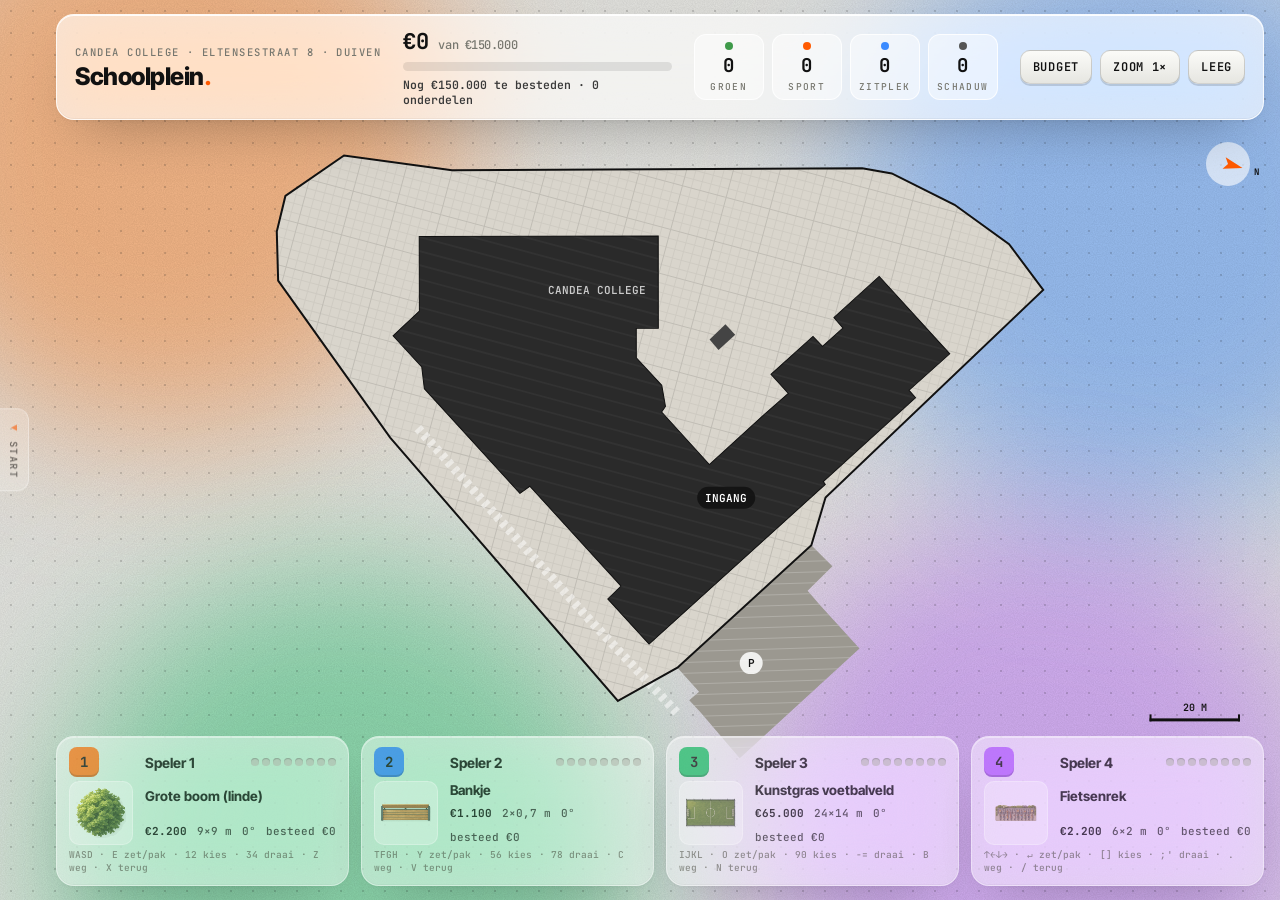
<file: apps/schoolplein.html>
<!doctype html>
<html lang="nl">
<head>
<meta charset="utf-8">
<meta name="viewport" content="width=device-width, initial-scale=1">
<title>Schoolplein</title>
<link rel="stylesheet" href="../te-glas.css">
<style>
/* Schoolplein: plattegrond vult het midden, bovenin budget en meters, onderin vier spelerkaarten. */
#kaart{position:fixed;inset:0;width:100%;height:100%;display:block;z-index:5}
.boven{position:fixed;top:14px;left:56px;right:16px;z-index:20;display:grid;grid-template-columns:auto 1fr auto auto;gap:22px;align-items:center;padding:12px 18px}
.titel .kop{font-size:clamp(20px,1.9vw,28px)}
.titel .label{margin-bottom:5px}
.budget{display:grid;gap:6px;min-width:260px}
.budget .getal{display:flex;align-items:baseline;gap:10px;font:700 22px var(--m);letter-spacing:-.02em}
.budget .getal small{font:500 12px var(--m);color:var(--muted)}
.budget .balk{height:9px;border-radius:5px;background:rgba(0,0,0,.09)}
.budget .balk i{background:var(--ink);transition:width .25s,background .25s}
.budget.te-veel .balk i{background:#e5372a}
.budget.te-veel .getal{color:#e5372a}
.budget .over{font:600 11.5px var(--m);color:var(--ink-2)}
.meters{display:flex;gap:8px}
.meter{display:grid;justify-items:center;gap:3px;min-width:70px;padding:7px 8px;border-radius:12px;background:rgba(255,255,255,.45);border:1px solid rgba(255,255,255,.8)}
.meter b{font:700 19px var(--m)}
.meter .label{font-size:9.5px}
.meter i{width:8px;height:8px;border-radius:50%;display:block}
.knoppen{display:flex;gap:8px}
.onder{position:fixed;left:56px;right:16px;bottom:14px;z-index:20;display:grid;grid-template-columns:repeat(4,1fr);gap:12px}
.kaart{padding:10px 12px;display:grid;grid-template-columns:auto 1fr;gap:4px 12px;align-items:center;min-height:96px;transition:opacity .3s}
.kaart.slaapt{opacity:.72}
.kaart .badge{width:30px;height:30px;border-radius:8px;background:var(--k);display:grid;place-items:center;font:700 14px var(--m);box-shadow:inset 0 -2px 0 rgba(0,0,0,.18)}
.kaart .kopje{display:flex;justify-content:space-between;align-items:center;gap:8px}
.kaart .kopje b{font:700 14px var(--f)}
.kaart canvas{grid-row:2 / span 2;width:64px;height:64px;border-radius:10px;background:rgba(255,255,255,.5);border:1px solid rgba(255,255,255,.8)}
.kaart .wat{font:700 13.5px var(--f);line-height:1.15}
.kaart .info{font:500 11px var(--m);color:var(--ink-2);display:flex;gap:10px;flex-wrap:wrap}
.kaart .info b{color:var(--ink)}
.kaart .tip{grid-column:1 / -1;font:500 9.5px/1.35 var(--m);color:var(--muted);letter-spacing:.01em}
.ledbalk{display:flex;gap:3px}
.ledbalk i{width:8px;height:8px;border-radius:50%;background:#c9c9c3;box-shadow:inset 0 1px 1px rgba(0,0,0,.25);transition:background .2s,box-shadow .2s}
.ledbalk i.aan{background:var(--lk);box-shadow:0 0 7px var(--lk),0 0 2px var(--lk)}
.kaart .wacht{grid-column:2;font:500 12px var(--f);color:var(--ink-2)}
@media (max-width:1250px){.meters .meter{min-width:56px}.titel .label{display:none}.boven{gap:14px}}
</style>
</head>
<body>
<div class="te-achtergrond"><i></i><i></i><i></i><i></i></div>
<canvas id="kaart"></canvas>

<header class="boven glas sterk">
  <div class="titel"><div class="label">Candea College · Eltensestraat 8 · Duiven</div><h1 class="kop">Schoolplein<span class="oranje">.</span></h1></div>
  <div class="budget" id="budget">
    <div class="getal"><span id="besteed">€0</span><small>van <span id="totaal">€150.000</span></small></div>
    <div class="balk"><i id="balk" style="width:0%"></i></div>
    <div class="over" id="over">Nog €150.000 te besteden</div>
  </div>
  <div class="meters">
    <div class="meter"><i style="background:#3f9a4a"></i><b id="m-groen">0</b><span class="label">Groen</span></div>
    <div class="meter"><i style="background:#ff5a00"></i><b id="m-sport">0</b><span class="label">Sport</span></div>
    <div class="meter"><i style="background:#3b8bff"></i><b id="m-zit">0</b><span class="label">Zitplek</span></div>
    <div class="meter"><i style="background:#555"></i><b id="m-schaduw">0</b><span class="label">Schaduw</span></div>
  </div>
  <div class="knoppen">
    <button class="knop" id="k-budget" title="Wissel het totaalbudget">Budget</button>
    <button class="knop" id="k-zoom" title="Inzoomen (ook: scrollen, of knop rechts indrukken)">Zoom 1×</button>
    <button class="knop" id="k-leeg" title="Haal alles weg">Leeg</button>
  </div>
</header>

<section class="onder" id="onder"></section>

<script src="../kastjes.js?v=3"></script>
<script src="../thuis.js?v=3"></script>
<script>
(function () {
'use strict';

// ---------- gegevens ----------
// Vorm van het terrein in meters (x = oost, y = zuid), uit OpenStreetMap (© OpenStreetMap-bijdragers, ODbL).
var GEO = {"terrein": [[63.7, -15.7], [53.2, -26.5], [19.4, -48.1], [8.4, -48.4], [-48.4, -83.0], [-56.2, -73.1], [-61.5, -59.2], [-64.6, -44.0], [-64.0, -37.4], [-40.1, 50.1], [-37.1, 74.0], [-25.1, 84.2], [-17.0, 84.0], [-6.6, 80.9], [20.5, 48.0]], "gebouw": [[8.1, 43.5], [3.6, 45.3], [-1.4, 53.2], [-8.2, 49.0], [-24.1, 53.3], [-37.9, 2.3], [-18.2, -3.0], [-16.9, 1.7], [-10.6, 0.0], [-6.2, -7.0], [-1.9, -9.0], [-0.5, -8.5], [8.0, -21.7], [-5.6, -30.4], [-11.7, -34.5], [-14.8, -29.7], [-25.3, -36.5], [-23.7, -39.1], [-28.8, -42.4], [-30.5, -39.9], [-41.9, -47.2], [-29.4, -66.7], [-19.3, -60.1], [-18.1, -61.9], [5.1, -47.0], [5.6, -47.6], [49.8, -19.1], [42.5, -7.7], [39.0, -9.8], [22.9, 15.4], [25.0, 17.1]], "schuur": [[-17.0, -17.1], [-18.7, -14.6], [-22.9, -17.1], [-21.2, -19.8]], "parkeer": [[38.7, -64.3], [31.5, -53.1], [29.3, -49.9], [22.7, -53.8], [19.4, -48.1], [53.2, -26.5], [57.1, -32.5], [59.5, -30.9], [61.5, -34.1], [69.0, -45.0]], "pad": [[62.8, -28.9], [47.1, -3.6], [16.6, 43.1]], "adres": [[17.1, -28.0]]};
// Alle onderdelen. Zelfde lijst als schoolplein/assets-voor-chatgpt.md
var CAT = [{"id": "boom-groot", "naam": "Grote boom (linde)", "cat": "Groen", "b": 9, "d": 9, "prijs": 2200, "vorm": "boom", "grond": false, "groen": 4, "sport": 0, "zit": 0, "schaduw": 5, "uitleg": "Volwassen lindeboom, geeft veel schaduw."}, {"id": "boom-klein", "naam": "Kleine boom (sierkers)", "cat": "Groen", "b": 5, "d": 5, "prijs": 950, "vorm": "boom-roze", "grond": false, "groen": 2, "sport": 0, "zit": 0, "schaduw": 2, "uitleg": "Kleine boom die in het voorjaar roze bloeit."}, {"id": "fruitboom", "naam": "Fruitboom (appel)", "cat": "Groen", "b": 5, "d": 5, "prijs": 750, "vorm": "boom-fruit", "grond": false, "groen": 2, "sport": 0, "zit": 0, "schaduw": 2, "uitleg": "Appelboom: groen, schaduw en fruit voor de kantine."}, {"id": "bosje", "naam": "Bosje struiken", "cat": "Groen", "b": 4, "d": 3, "prijs": 450, "vorm": "bosje", "grond": false, "groen": 2, "sport": 0, "zit": 0, "schaduw": 0, "uitleg": "Groep lage struiken, goed tegen wind en lawaai."}, {"id": "heg", "naam": "Heg (beuk)", "cat": "Groen", "b": 6, "d": 1.2, "prijs": 500, "vorm": "heg", "grond": false, "groen": 1, "sport": 0, "zit": 0, "schaduw": 0, "uitleg": "Strak geknipte heg van 6 meter, als afscheiding."}, {"id": "bloemenperk", "naam": "Bloemenperk (wilde bloemen)", "cat": "Groen", "b": 4, "d": 4, "prijs": 400, "vorm": "bloemen", "grond": false, "groen": 2, "sport": 0, "zit": 0, "schaduw": 0, "uitleg": "Kleurig vak met wilde bloemen voor bijen en vlinders."}, {"id": "grasveld", "naam": "Grasveld", "cat": "Groen", "b": 10, "d": 10, "prijs": 900, "vorm": "gras", "grond": true, "groen": 3, "sport": 0, "zit": 0, "schaduw": 0, "uitleg": "Stuk gras van 10 bij 10 meter. Kan onder andere dingen liggen."}, {"id": "wadi", "naam": "Regenwatertuin (wadi)", "cat": "Groen", "b": 8, "d": 5, "prijs": 4500, "vorm": "wadi", "grond": false, "groen": 3, "sport": 0, "zit": 0, "schaduw": 0, "uitleg": "Lage tuin die regenwater opvangt, met riet en stenen."}, {"id": "moestuin", "naam": "Moestuinbakken", "cat": "Groen", "b": 4, "d": 3, "prijs": 1200, "vorm": "moestuin", "grond": false, "groen": 1, "sport": 0, "zit": 0, "schaduw": 0, "uitleg": "Drie houten bakken om groente te kweken."}, {"id": "insectenhotel", "naam": "Insectenhotel", "cat": "Groen", "b": 1.5, "d": 1, "prijs": 300, "vorm": "insect", "grond": false, "groen": 1, "sport": 0, "zit": 0, "schaduw": 0, "uitleg": "Klein houten huisje voor bijen en insecten."}, {"id": "bankje", "naam": "Bankje", "cat": "Zitten", "b": 2, "d": 0.7, "prijs": 1100, "vorm": "bank", "grond": false, "groen": 0, "sport": 0, "zit": 3, "schaduw": 0, "uitleg": "Houten bank voor drie personen."}, {"id": "picknicktafel", "naam": "Picknicktafel", "cat": "Zitten", "b": 2, "d": 1.8, "prijs": 1500, "vorm": "picknick", "grond": false, "groen": 0, "sport": 0, "zit": 6, "schaduw": 0, "uitleg": "Tafel met twee banken, voor zes leerlingen."}, {"id": "boomstam", "naam": "Boomstam-zitplek", "cat": "Zitten", "b": 4, "d": 0.8, "prijs": 800, "vorm": "stam", "grond": false, "groen": 0, "sport": 0, "zit": 4, "schaduw": 0, "uitleg": "Grote liggende boomstam om op te zitten."}, {"id": "zitcirkel", "naam": "Zitkuil (rond)", "cat": "Zitten", "b": 6, "d": 6, "prijs": 9000, "vorm": "zitcirkel", "grond": false, "groen": 0, "sport": 0, "zit": 16, "schaduw": 0, "uitleg": "Ronde betonnen zitrand, plek voor een hele klas."}, {"id": "zittrap", "naam": "Zittrap (tribune)", "cat": "Zitten", "b": 8, "d": 3, "prijs": 14000, "vorm": "zittrap", "grond": false, "groen": 0, "sport": 0, "zit": 24, "schaduw": 0, "uitleg": "Brede trap om op te zitten, ook voor uitvoeringen."}, {"id": "overkapping", "naam": "Schaduwdoek", "cat": "Zitten", "b": 6, "d": 6, "prijs": 8500, "vorm": "doek", "grond": false, "groen": 0, "sport": 0, "zit": 0, "schaduw": 4, "uitleg": "Gespannen doek op palen, schaduw en droog bij regen."}, {"id": "chillpaviljoen", "naam": "Chillplek met dak", "cat": "Zitten", "b": 5, "d": 4, "prijs": 16000, "vorm": "paviljoen", "grond": false, "groen": 0, "sport": 0, "zit": 8, "schaduw": 3, "uitleg": "Overdekte hangplek met banken eromheen."}, {"id": "hangmatten", "naam": "Hangmatten", "cat": "Zitten", "b": 4, "d": 3, "prijs": 1800, "vorm": "hangmat", "grond": false, "groen": 0, "sport": 0, "zit": 3, "schaduw": 0, "uitleg": "Drie hangmatten tussen palen."}, {"id": "voetbalveld", "naam": "Kunstgras voetbalveld", "cat": "Sport", "b": 24, "d": 14, "prijs": 65000, "vorm": "voetbal", "grond": false, "groen": 0, "sport": 10, "zit": 0, "schaduw": 0, "uitleg": "Klein veld van kunstgras met hekwerk en twee doelen."}, {"id": "pannakooi", "naam": "Pannakooi", "cat": "Sport", "b": 12, "d": 7, "prijs": 27000, "vorm": "panna", "grond": false, "groen": 0, "sport": 6, "zit": 0, "schaduw": 0, "uitleg": "Kooi met hoge randen voor straatvoetbal."}, {"id": "basketbalveld", "naam": "Basketbalveld (half)", "cat": "Sport", "b": 14, "d": 12, "prijs": 18000, "vorm": "basket", "grond": false, "groen": 0, "sport": 6, "zit": 0, "schaduw": 0, "uitleg": "Half basketbalveld met één paal en lijnen."}, {"id": "basketpaal", "naam": "Basketbalpaal", "cat": "Sport", "b": 2, "d": 1, "prijs": 2500, "vorm": "paal", "grond": false, "groen": 0, "sport": 2, "zit": 0, "schaduw": 0, "uitleg": "Losse paal met bord en ring."}, {"id": "tafeltennis", "naam": "Tafeltennistafel", "cat": "Sport", "b": 3, "d": 1.7, "prijs": 2900, "vorm": "pingpong", "grond": false, "groen": 0, "sport": 2, "zit": 0, "schaduw": 0, "uitleg": "Betonnen tafeltennistafel die tegen weer kan."}, {"id": "calisthenics", "naam": "Calisthenics-rek", "cat": "Sport", "b": 7, "d": 4, "prijs": 13000, "vorm": "calisthenics", "grond": false, "groen": 0, "sport": 4, "zit": 0, "schaduw": 0, "uitleg": "Rekken en stangen om buiten te trainen."}, {"id": "skatebaan", "naam": "Skate-element", "cat": "Sport", "b": 6, "d": 3, "prijs": 9500, "vorm": "skate", "grond": false, "groen": 0, "sport": 3, "zit": 0, "schaduw": 0, "uitleg": "Betonnen ramp om op te skaten en steppen."}, {"id": "boulderblok", "naam": "Boulderblok", "cat": "Sport", "b": 4, "d": 4, "prijs": 11000, "vorm": "boulder", "grond": false, "groen": 0, "sport": 3, "zit": 0, "schaduw": 0, "uitleg": "Klimrots met gekleurde grepen."}, {"id": "volleybal", "naam": "Beachvolleybalveld", "cat": "Sport", "b": 16, "d": 8, "prijs": 14000, "vorm": "volley", "grond": false, "groen": 0, "sport": 5, "zit": 0, "schaduw": 0, "uitleg": "Zandveld met net."}, {"id": "minigoals", "naam": "Mini-doeltjes", "cat": "Sport", "b": 3, "d": 1, "prijs": 1200, "vorm": "goals", "grond": false, "groen": 0, "sport": 1, "zit": 0, "schaduw": 0, "uitleg": "Twee kleine doeltjes om mee te voetballen."}, {"id": "schaakbord", "naam": "Groot schaakbord", "cat": "Sport", "b": 4, "d": 4, "prijs": 2600, "vorm": "schaak", "grond": false, "groen": 0, "sport": 1, "zit": 0, "schaduw": 0, "uitleg": "Schaakbord op de grond met grote stukken."}, {"id": "fietsenrek", "naam": "Fietsenrek", "cat": "Voorzieningen", "b": 6, "d": 2, "prijs": 2200, "vorm": "fietsenrek", "grond": false, "groen": 0, "sport": 0, "zit": 0, "schaduw": 0, "uitleg": "Rek voor tien fietsen."}, {"id": "fietsenstalling", "naam": "Overdekte fietsenstalling", "cat": "Voorzieningen", "b": 12, "d": 5, "prijs": 22000, "vorm": "stalling", "grond": false, "groen": 0, "sport": 0, "zit": 0, "schaduw": 1, "uitleg": "Fietsenstalling met dak, voor zestig fietsen."}, {"id": "afvalbakken", "naam": "Afvalbakken (3 soorten)", "cat": "Voorzieningen", "b": 2, "d": 0.6, "prijs": 1500, "vorm": "afval", "grond": false, "groen": 0, "sport": 0, "zit": 0, "schaduw": 0, "uitleg": "Drie bakken: plastic, papier en rest."}, {"id": "watertappunt", "naam": "Watertappunt", "cat": "Voorzieningen", "b": 1, "d": 1, "prijs": 3200, "vorm": "water", "grond": false, "groen": 0, "sport": 0, "zit": 0, "schaduw": 0, "uitleg": "Kraan om je bidon te vullen."}, {"id": "lantaarnpaal", "naam": "Lantaarnpaal", "cat": "Voorzieningen", "b": 1, "d": 1, "prijs": 1900, "vorm": "lamp", "grond": false, "groen": 0, "sport": 0, "zit": 0, "schaduw": 0, "uitleg": "Ledlamp, zodat het plein ook in de winter veilig is."}, {"id": "buitenlokaal", "naam": "Buitenlokaal", "cat": "Voorzieningen", "b": 8, "d": 8, "prijs": 15000, "vorm": "buitenlokaal", "grond": false, "groen": 0, "sport": 0, "zit": 20, "schaduw": 0, "uitleg": "Kring van banken met een schoolbord: les buiten."}, {"id": "podium", "naam": "Podium", "cat": "Voorzieningen", "b": 6, "d": 4, "prijs": 7500, "vorm": "podium", "grond": false, "groen": 0, "sport": 0, "zit": 0, "schaduw": 0, "uitleg": "Klein podium voor optredens en de kerstviering."}, {"id": "tegels", "naam": "Tegelvloer", "cat": "Ondergrond", "b": 10, "d": 10, "prijs": 4500, "vorm": "tegels", "grond": true, "groen": 0, "sport": 0, "zit": 0, "schaduw": 0, "uitleg": "Stevige tegels, 10 bij 10 meter."}, {"id": "pad", "naam": "Looppad", "cat": "Ondergrond", "b": 10, "d": 2, "prijs": 1000, "vorm": "pad", "grond": true, "groen": 0, "sport": 0, "zit": 0, "schaduw": 0, "uitleg": "Pad van rode klinkers."}, {"id": "valtegels", "naam": "Valtegels (rubber)", "cat": "Ondergrond", "b": 6, "d": 6, "prijs": 3600, "vorm": "rubber", "grond": true, "groen": 0, "sport": 1, "zit": 0, "schaduw": 0, "uitleg": "Zachte ondergrond voor onder sport en spel."}];
var BUDGETTEN = [75000, 100000, 150000, 200000, 250000];
var KLEUR = { 1: '#ff7a1a', 2: '#3b8bff', 3: '#21c06b', 4: '#b768ff' };
var CATS = []; CAT.forEach(function (a, i) { a.i = i; if (CATS.indexOf(a.cat) < 0) CATS.push(a.cat); });
var PER_ID = {}; CAT.forEach(function (a) { PER_ID[a.id] = a; });

// Plaatjes uit ChatGPT: schoolplein/<id>.png. Ontbreekt er een, dan tekent de app zelf een tijdelijk plaatje.
var IMG = {};
CAT.forEach(function (a) {
  var im = new Image();
  im.onload = function () { IMG[a.id] = im; tekenKaartjes(); };
  im.src = 'schoolplein/' + a.id + '.png';
});

function eur(n) { return (n < 0 ? '-€' : '€') + Math.abs(Math.round(n)).toString().replace(/\B(?=(\d{3})+(?!\d))/g, '.'); }
function mtr(x) { return String(x).replace('.', ','); }

// ---------- opslag (alleen gemak; werkt ook zonder) ----------
var SLEUTEL = 'kastjes-schoolplein-v1';
var staat = { budget: 150000, items: [] };
try { var o = JSON.parse(localStorage.getItem(SLEUTEL)); if (o && o.items) staat = o; } catch (e) {}
staat.items = staat.items.filter(function (it) { return PER_ID[it.id]; });
var volgNr = staat.items.reduce(function (m, it) { return Math.max(m, it.n || 0); }, 0) + 1;
function bewaar() { try { localStorage.setItem(SLEUTEL, JSON.stringify(staat)); } catch (e) {} }

// ---------- meetkunde ----------
function binnen(p, poly) {
  var x = p[0], y = p[1], c = false;
  for (var i = 0, j = poly.length - 1; i < poly.length; j = i++) {
    var xi = poly[i][0], yi = poly[i][1], xj = poly[j][0], yj = poly[j][1];
    if ((yi > y) !== (yj > y) && x < (xj - xi) * (y - yi) / (yj - yi) + xi) c = !c;
  }
  return c;
}
function opGrond(p) { return binnen(p, GEO.terrein) && !binnen(p, GEO.gebouw) && !binnen(p, GEO.schuur) && !binnen(p, GEO.parkeer); }
function isBoom(a) { return a.vorm.indexOf('boom') === 0; }
function botsFactor(a) { return isBoom(a) ? 0.5 : 0.94; }
function punten(it, k) {
  var a = PER_ID[it.id], c = Math.cos(it.rot), s = Math.sin(it.rot), out = [];
  for (var i = 0; i <= 4; i++) for (var j = 0; j <= 4; j++) {
    var lx = (i / 4 - 0.5) * a.b * k, ly = (j / 4 - 0.5) * a.d * k;
    out.push([it.x + lx * c - ly * s, it.y + lx * s + ly * c]);
  }
  return out;
}
function bevat(it, p, k) {
  var a = PER_ID[it.id], dx = p[0] - it.x, dy = p[1] - it.y, c = Math.cos(-it.rot), s = Math.sin(-it.rot);
  var lx = dx * c - dy * s, ly = dx * s + dy * c;
  return Math.abs(lx) <= a.b * k / 2 + 0.01 && Math.abs(ly) <= a.d * k / 2 + 0.01;
}
// Past dit onderdeel hier? Geeft null of de reden.
function waarom(it, negeer) {
  var a = PER_ID[it.id], k = botsFactor(a), pts = punten(it, k);
  for (var i = 0; i < pts.length; i++) if (!opGrond(pts[i])) {
    if (binnen(pts[i], GEO.gebouw) || binnen(pts[i], GEO.schuur)) return 'Past niet: tegen het gebouw';
    if (binnen(pts[i], GEO.parkeer)) return 'Past niet: op de parkeerplaats';
    return 'Past niet: buiten het plein';
  }
  if (a.grond) return null;
  for (var n = 0; n < staat.items.length; n++) {
    var o = staat.items[n];
    if (o === negeer || o === it) continue;
    var b = PER_ID[o.id];
    if (b.grond) continue;
    var ko = botsFactor(b);
    for (i = 0; i < pts.length; i++) if (bevat(o, pts[i], ko)) return 'Botst met ' + b.naam.toLowerCase();
    var op = punten(o, ko);
    for (i = 0; i < op.length; i++) if (bevat(it, op[i], k)) return 'Botst met ' + b.naam.toLowerCase();
  }
  return null;
}
function besteed() { return staat.items.reduce(function (t, it) { return t + PER_ID[it.id].prijs; }, 0); }
function onderCursor(p) {
  var beste = null;
  for (var i = staat.items.length - 1; i >= 0; i--) {
    var it = staat.items[i], a = PER_ID[it.id];
    if (!bevat(it, p, 1)) continue;
    if (!a.grond) return it;
    if (!beste) beste = it;
  }
  return beste;
}

// ---------- beeld: draaiing en schaal zo kiezen dat het plein het scherm zo goed mogelijk vult ----------
var cv = document.getElementById('kaart'), ctx = cv.getContext('2d');
var dpr = 1, W = 0, H = 0, vak = {}, view = { th: 0, s: 1, basis: 1, zoom: 1, cam: null, fit: [0, 0], scr: [0, 0] };
var ZOOMS = [1, 2, 3];
function maat() {
  dpr = window.devicePixelRatio || 1; W = innerWidth; H = innerHeight;
  cv.width = W * dpr; cv.height = H * dpr;
  var top = document.querySelector('.boven').getBoundingClientRect().bottom + 18;
  var bodem = document.querySelector('.onder').getBoundingClientRect().top - 18;
  var links = 70, rechts = W - 30, best = null;
  for (var g = 0; g < 180; g += 5) {
    var th = g * Math.PI / 180, c = Math.cos(th), s = Math.sin(th), x0 = 1e9, x1 = -1e9, y0 = 1e9, y1 = -1e9;
    GEO.terrein.forEach(function (p) {
      var x = p[0] * c - p[1] * s, y = p[0] * s + p[1] * c;
      x0 = Math.min(x0, x); x1 = Math.max(x1, x); y0 = Math.min(y0, y); y1 = Math.max(y1, y);
    });
    var sc = Math.min((rechts - links) / (x1 - x0 + 8), (bodem - top) / (y1 - y0 + 8));
    if (!best || sc > best.s * 1.01) best = { th: th, s: sc, mx: (x0 + x1) / 2, my: (y0 + y1) / 2 };
  }
  view.th = best.th; view.basis = best.s;
  view.fit = draai([best.mx, best.my], -best.th);
  view.scr = [(links + rechts) / 2, (top + bodem) / 2];
  vak = { l: links, r: rechts, t: top, b: bodem };
  if (!view.cam) { view.cam = view.fit.slice(); view.s = view.basis; }
}
function draai(p, th) { var c = Math.cos(th), s = Math.sin(th); return [p[0] * c - p[1] * s, p[0] * s + p[1] * c]; }
function naarScherm(p) {
  var d = draai([p[0] - view.cam[0], p[1] - view.cam[1]], view.th);
  return [view.scr[0] + d[0] * view.s, view.scr[1] + d[1] * view.s];
}
function wereldTransform() {
  ctx.setTransform(dpr, 0, 0, dpr, 0, 0);
  ctx.translate(view.scr[0], view.scr[1]); ctx.scale(view.s, view.s); ctx.rotate(view.th); ctx.translate(-view.cam[0], -view.cam[1]);
}
// Camera: bij 1× het hele plein. Ingezoomd volgt hij de cursors; staan die ver uit elkaar, dan zoomt hij vanzelf
// net zo ver uit dat iedereen in beeld blijft.
function camera(dt) {
  var doelS = view.basis, doelC = view.fit, act = [];
  for (var s = 1; s <= 4; s++) if (SPELERS[s].actief) act.push(draai([SPELERS[s].x, SPELERS[s].y], view.th));
  if (view.zoom > 1 && act.length) {
    var x0 = Math.min.apply(0, act.map(function (p) { return p[0]; })), x1 = Math.max.apply(0, act.map(function (p) { return p[0]; }));
    var y0 = Math.min.apply(0, act.map(function (p) { return p[1]; })), y1 = Math.max.apply(0, act.map(function (p) { return p[1]; }));
    var pas = Math.min((vak.r - vak.l - 320) / Math.max(1, x1 - x0), (vak.b - vak.t - 260) / Math.max(1, y1 - y0));
    doelS = Math.max(view.basis, Math.min(view.basis * view.zoom, pas));
    doelC = draai([(x0 + x1) / 2, (y0 + y1) / 2], -view.th);
  }
  var k = Math.min(1, dt * 5);
  view.s += (doelS - view.s) * k;
  view.cam[0] += (doelC[0] - view.cam[0]) * k; view.cam[1] += (doelC[1] - view.cam[1]) * k;
}
function zetZoom(i) {
  view.zoom = ZOOMS[(i + ZOOMS.length) % ZOOMS.length];
  document.getElementById('k-zoom').textContent = 'Zoom ' + view.zoom + '×';
}

// ---------- tijdelijke tekeningen (tot de ChatGPT-plaatjes er zijn) ----------
function rnd(seed) { var h = 2166136261; for (var i = 0; i < seed.length; i++) { h ^= seed.charCodeAt(i); h = Math.imul(h, 16777619); } return function () { h = Math.imul(h ^ (h >>> 15), 2246822507); h = Math.imul(h ^ (h >>> 13), 3266489909); return ((h ^= h >>> 16) >>> 0) / 4294967296; }; }
function rr(c, x, y, w, h, r) { r = Math.min(r, w / 2, h / 2); c.beginPath(); c.moveTo(x + r, y); c.arcTo(x + w, y, x + w, y + h, r); c.arcTo(x + w, y + h, x, y + h, r); c.arcTo(x, y + h, x, y, r); c.arcTo(x, y, x + w, y, r); c.closePath(); }
function cirkel(c, x, y, r, kl) { c.beginPath(); c.arc(x, y, r, 0, 7); c.fillStyle = kl; c.fill(); }
function ell(c, x, y, rx, ry, kl) { c.beginPath(); c.ellipse(x, y, rx, ry, 0, 0, 7); c.fillStyle = kl; c.fill(); }
function lijn(c, pts, kl, lw) { c.beginPath(); c.moveTo(pts[0], pts[1]); for (var i = 2; i < pts.length; i += 2) c.lineTo(pts[i], pts[i + 1]); c.strokeStyle = kl; c.lineWidth = lw; c.stroke(); }
function rect(c, x, y, w, h, kl) { c.fillStyle = kl; c.fillRect(x, y, w, h); }

function kruin(c, w, h, r, basis, licht, extra) {
  var R = Math.min(w, h) / 2;
  cirkel(c, R * .12, R * .16, R * .98, 'rgba(0,0,0,.18)');
  cirkel(c, 0, 0, R, basis);
  for (var i = 0; i < 7; i++) { var a = i / 7 * 6.283 + r() * .5, d = R * (.42 + r() * .2); cirkel(c, Math.cos(a) * d, Math.sin(a) * d, R * (.34 + r() * .12), i % 2 ? basis : licht); }
  cirkel(c, -R * .22, -R * .26, R * .42, licht);
  cirkel(c, -R * .3, -R * .34, R * .2, 'rgba(255,255,255,.18)');
  if (extra) for (i = 0; i < 16; i++) { var a2 = r() * 6.283, d2 = r() * R * .82; cirkel(c, Math.cos(a2) * d2, Math.sin(a2) * d2, R * (extra[1] || .06), extra[0]); }
}
function schaduw(c, w, h, r) { c.save(); c.fillStyle = 'rgba(0,0,0,.16)'; rr(c, -w / 2 + w * .05 + .15, -h / 2 + h * .06 + .2, w, h, r); c.fill(); c.restore(); }

var VORM = {
  'boom': function (c, w, h, r) { kruin(c, w, h, r, '#4e8b3a', '#6fae4c'); },
  'boom-roze': function (c, w, h, r) { kruin(c, w, h, r, '#5c9545', '#7db85a', ['#f4a7c3', .07]); },
  'boom-fruit': function (c, w, h, r) { kruin(c, w, h, r, '#4f8d3d', '#73b051', ['#d8322a', .06]); },
  'bosje': function (c, w, h, r) {
    ell(c, w * .05, h * .08, w * .48, h * .46, 'rgba(0,0,0,.16)');
    var k = ['#3f7a33', '#5a9a42', '#4d8a3a', '#6aa84f', '#3c7130', '#79b65a'];
    for (var i = 0; i < 6; i++) cirkel(c, (r() - .5) * w * .55, (r() - .5) * h * .5, Math.min(w, h) * (.24 + r() * .1), k[i]);
  },
  'heg': function (c, w, h, r) {
    schaduw(c, w, h, h / 2); rr(c, -w / 2, -h / 2, w, h, h / 2); c.fillStyle = '#3e7834'; c.fill();
    for (var x = -w / 2 + h * .4; x < w / 2 - h * .3; x += h * .45) cirkel(c, x, (r() - .5) * h * .2, h * .32, r() > .5 ? '#4f8c3e' : '#5d9a48');
  },
  'bloemen': function (c, w, h, r) {
    rr(c, -w / 2, -h / 2, w, h, .6); c.fillStyle = '#7aa957'; c.fill();
    var k = ['#9b6ad6', '#f2c84b', '#ffffff', '#e5533c', '#f08bc0'];
    for (var i = 0; i < 70; i++) cirkel(c, (r() - .5) * w * .9, (r() - .5) * h * .9, .13, k[i % 5]);
  },
  'gras': function (c, w, h) {
    rr(c, -w / 2, -h / 2, w, h, .5); c.fillStyle = '#86bb5c'; c.fill();
    c.save(); c.clip(); for (var x = -w / 2; x < w / 2; x += 2) rect(c, x, -h / 2, 1, h, 'rgba(255,255,255,.07)'); c.restore();
  },
  'wadi': function (c, w, h, r) {
    ell(c, 0, 0, w / 2, h / 2, '#93ad6c'); ell(c, 0, 0, w * .38, h * .36, '#7a9c5a'); ell(c, 0, h * .03, w * .2, h * .15, '#74b3cf');
    for (var i = 0; i < 9; i++) cirkel(c, (r() - .5) * w * .7, (r() - .5) * h * .6, .22, '#c9c4b8');
    for (i = 0; i < 18; i++) { var x = (r() - .5) * w * .8, y = (r() - .5) * h * .7; lijn(c, [x, y, x + .2, y - .5], '#4f7a34', .08); }
  },
  'moestuin': function (c, w, h, r) {
    schaduw(c, w, h, .1);
    for (var i = 0; i < 3; i++) {
      var bw = w / 3 - .2, x = -w / 2 + i * w / 3 + .1;
      rect(c, x, -h / 2, bw, h, '#b98a52'); rect(c, x + .12, -h / 2 + .12, bw - .24, h - .24, '#5b4330');
      for (var y = -h / 2 + .45; y < h / 2 - .2; y += .5) for (var xx = x + .3; xx < x + bw - .15; xx += .4) cirkel(c, xx, y, .16, i === 1 ? '#8fc35f' : '#5f9e45');
    }
  },
  'insect': function (c, w, h) { schaduw(c, w, h, .05); rect(c, -w / 2, -h / 2, w, h, '#a8743f'); rect(c, -w / 2, -.04, w, .08, '#6b4625'); rect(c, -w / 2, -h / 2, w, h / 2, 'rgba(255,255,255,.12)'); },
  'bank': function (c, w, h) {
    schaduw(c, w, h, .05); rect(c, -w / 2 + .1, -h / 2, .12, h, '#3a3a3a'); rect(c, w / 2 - .22, -h / 2, .12, h, '#3a3a3a');
    for (var i = 0; i < 5; i++) rect(c, -w / 2, -h / 2 + i * h / 5 + .02, w, h / 5 - .05, i === 0 ? '#b57f45' : '#cf9a5c');
  },
  'picknick': function (c, w, h) {
    schaduw(c, w, h, .05);
    rect(c, -w / 2, -h / 2, w, h * .2, '#c08a4f'); rect(c, -w / 2, h / 2 - h * .2, w, h * .2, '#c08a4f');
    rect(c, -w / 2, -h * .22, w, h * .44, '#d6a466'); for (var x = -w / 2 + w / 5; x < w / 2; x += w / 5) rect(c, x, -h * .22, .03, h * .44, '#a87640');
  },
  'stam': function (c, w, h) {
    schaduw(c, w, h, h / 2); rr(c, -w / 2, -h / 2, w, h, h / 2); c.fillStyle = '#7b5a3c'; c.fill();
    for (var x = -w / 2 + .3; x < w / 2 - .4; x += .35) lijn(c, [x, -h * .4, x + .2, h * .4], 'rgba(0,0,0,.18)', .05);
    ell(c, w / 2 - h * .4, 0, h * .38, h * .45, '#e2c08f'); ell(c, w / 2 - h * .4, 0, h * .2, h * .24, '#c99d63');
  },
  'zitcirkel': function (c, w) {
    var R = w / 2; cirkel(c, R * .06, R * .08, R, 'rgba(0,0,0,.14)');
    cirkel(c, 0, 0, R, '#d8d4cb'); cirkel(c, 0, 0, R * .86, '#c9925a'); cirkel(c, 0, 0, R * .74, '#cbc6bc'); cirkel(c, 0, 0, R * .6, '#c9925a'); cirkel(c, 0, 0, R * .5, '#bdb7ac');
    for (var i = 0; i < 12; i++) { var a = i / 12 * 6.283; lijn(c, [Math.cos(a) * R * .5, Math.sin(a) * R * .5, Math.cos(a) * R, Math.sin(a) * R], 'rgba(0,0,0,.06)', .05); }
  },
  'zittrap': function (c, w, h) {
    schaduw(c, w, h, .1); var k = ['#bdb8ae', '#cfcac0', '#e0dcd3'];
    for (var i = 0; i < 3; i++) { rect(c, -w / 2, h / 2 - (i + 1) * h / 3, w, h / 3, k[i]); rect(c, -w / 2, h / 2 - (i + 1) * h / 3 + .15, w, .35, '#c9925a'); }
  },
  'doek': function (c, w, h) {
    c.fillStyle = 'rgba(0,0,0,.12)'; c.beginPath(); c.moveTo(-w / 2 + .6, -h / 2 + .8); c.lineTo(w / 2 + .5, -h / 2 + 1.2); c.lineTo(w / 2 + .3, h / 2 + .7); c.lineTo(-w / 2 + .9, h / 2 + .4); c.fill();
    var g = c.createLinearGradient(-w / 2, -h / 2, w / 2, h / 2); g.addColorStop(0, '#fbf8f0'); g.addColorStop(1, '#e3ddd0');
    c.fillStyle = g; c.beginPath(); c.moveTo(-w / 2, -h / 2); c.quadraticCurveTo(0, -h * .38, w / 2, -h / 2 + .4); c.quadraticCurveTo(w * .38, 0, w / 2 - .2, h / 2); c.quadraticCurveTo(0, h * .4, -w / 2 + .3, h / 2 - .2); c.quadraticCurveTo(-w * .4, 0, -w / 2, -h / 2); c.fill();
    [[-w / 2, -h / 2], [w / 2, -h / 2 + .4], [w / 2 - .2, h / 2], [-w / 2 + .3, h / 2 - .2]].forEach(function (p) { cirkel(c, p[0], p[1], .18, '#333'); });
  },
  'paviljoen': function (c, w, h) {
    schaduw(c, w, h, .2); rect(c, -w / 2 - .3, -h / 2 + .5, .5, h - 1, '#c08a4f'); rect(c, w / 2 - .2, -h / 2 + .5, .5, h - 1, '#c08a4f');
    rr(c, -w / 2, -h / 2, w, h, .2); c.fillStyle = '#6b9a4a'; c.fill(); rect(c, -w / 2 + .3, -h / 2 + .3, w - .6, h - .6, '#cfa06a');
    for (var x = -w / 2 + .6; x < w / 2 - .3; x += .45) rect(c, x, -h / 2 + .3, .06, h - .6, '#a77843');
  },
  'hangmat': function (c, w, h) {
    var k = ['#ff5a00', '#2a9d8f', '#8d8d86'];
    for (var i = 0; i < 3; i++) { var y = -h / 2 + (i + .5) * h / 3; cirkel(c, -w / 2 + .2, y, .14, '#7b5a3c'); cirkel(c, w / 2 - .2, y, .14, '#7b5a3c'); ell(c, .1, y + .1, w * .38, h * .12, 'rgba(0,0,0,.15)'); ell(c, 0, y, w * .38, h * .11, k[i]); }
  },
  'voetbal': function (c, w, h) {
    schaduw(c, w, h, .4); rr(c, -w / 2, -h / 2, w, h, .4); c.fillStyle = '#3d8a46'; c.fill();
    c.save(); c.clip(); for (var x = -w / 2; x < w / 2; x += 3) rect(c, x, -h / 2, 1.5, h, '#459850'); c.restore();
    c.strokeStyle = '#fff'; c.lineWidth = .12; c.strokeRect(-w / 2 + .8, -h / 2 + .8, w - 1.6, h - 1.6);
    lijn(c, [0, -h / 2 + .8, 0, h / 2 - .8], '#fff', .12); c.beginPath(); c.arc(0, 0, h * .16, 0, 7); c.stroke();
    c.strokeRect(-w / 2 + .8, -h * .22, w * .12, h * .44); c.strokeRect(w / 2 - .8 - w * .12, -h * .22, w * .12, h * .44);
    rect(c, -w / 2 + .2, -1.5, .6, 3, '#f4f4f0'); rect(c, w / 2 - .8, -1.5, .6, 3, '#f4f4f0');
    rr(c, -w / 2, -h / 2, w, h, .4); c.strokeStyle = '#2b2b2b'; c.lineWidth = .18; c.stroke();
  },
  'panna': function (c, w, h) {
    schaduw(c, w, h, 1.2); rr(c, -w / 2, -h / 2, w, h, 1.2); c.fillStyle = '#2d2d2d'; c.fill();
    rr(c, -w / 2 + .35, -h / 2 + .35, w - .7, h - .7, 1); c.fillStyle = '#3f8f4a'; c.fill();
    lijn(c, [0, -h / 2 + .4, 0, h / 2 - .4], '#fff', .1); c.beginPath(); c.arc(0, 0, h * .15, 0, 7); c.strokeStyle = '#fff'; c.stroke();
    rect(c, -w / 2 + .35, -.9, .4, 1.8, '#f4f4f0'); rect(c, w / 2 - .75, -.9, .4, 1.8, '#f4f4f0');
  },
  'basket': function (c, w, h) {
    schaduw(c, w, h, .3); rr(c, -w / 2, -h / 2, w, h, .3); c.fillStyle = '#c4573f'; c.fill();
    c.strokeStyle = '#fff'; c.lineWidth = .1; c.strokeRect(-w / 2 + .5, -h / 2 + .5, w - 1, h - 1);
    c.beginPath(); c.arc(-w / 2 + 1.6, 0, h * .42, -1.5, 1.5); c.stroke(); c.strokeRect(-w / 2 + .5, -h * .16, w * .36, h * .32);
    rect(c, -w / 2 + .9, -.9, .12, 1.8, '#fff'); c.beginPath(); c.arc(-w / 2 + 1.35, 0, .3, 0, 7); c.strokeStyle = '#ff5a00'; c.lineWidth = .1; c.stroke();
  },
  'paal': function (c, w, h) { schaduw(c, w, h, .05); rect(c, -w / 2, -h / 2, .15, h, '#f3f3ef'); cirkel(c, -w / 2 + .5, 0, .28, '#ff5a00'); cirkel(c, -w / 2 + .5, 0, .2, '#f3f3ef'); cirkel(c, w / 2 - .2, 0, .15, '#444'); },
  'pingpong': function (c, w, h) {
    schaduw(c, w, h, .1); rr(c, -w / 2, -h / 2, w, h, .1); c.fillStyle = '#2b7a82'; c.fill();
    c.strokeStyle = '#fff'; c.lineWidth = .05; c.strokeRect(-w / 2 + .05, -h / 2 + .05, w - .1, h - .1); lijn(c, [-w / 2, 0, w / 2, 0], '#fff', .03); rect(c, -.04, -h / 2 - .1, .08, h + .2, '#333');
  },
  'calisthenics': function (c, w, h) {
    rr(c, -w / 2, -h / 2, w, h, .3); c.fillStyle = '#b35a43'; c.fill();
    lijn(c, [-w * .4, -h * .3, w * .1, -h * .3], '#2a2a2a', .12); lijn(c, [-w * .3, h * .1, -w * .3, h * .35], '#2a2a2a', .1); lijn(c, [-w * .15, h * .1, -w * .15, h * .35], '#2a2a2a', .1);
    lijn(c, [w * .2, -h * .35, w * .2, h * .35], '#2a2a2a', .1); lijn(c, [w * .35, -h * .35, w * .35, h * .35], '#2a2a2a', .1);
    [[-w * .4, -h * .3], [w * .1, -h * .3], [w * .2, -h * .35], [w * .35, h * .35]].forEach(function (p) { cirkel(c, p[0], p[1], .14, '#111'); });
  },
  'skate': function (c, w, h) {
    schaduw(c, w, h, .2); var g = c.createLinearGradient(-w / 2, 0, w / 2, 0); g.addColorStop(0, '#9d9a93'); g.addColorStop(.5, '#d3d0c8'); g.addColorStop(1, '#bdb9b0');
    rr(c, -w / 2, -h / 2, w, h, .2); c.fillStyle = g; c.fill(); lijn(c, [-w / 2 + .1, -h / 2, -w / 2 + .1, h / 2], '#666', .12); lijn(c, [w * .1, -h * .25, w * .42, -h * .25], '#444', .08);
  },
  'boulder': function (c, w, h, r) {
    rr(c, -w / 2, -h / 2, w, h, .5); c.fillStyle = '#b35a43'; c.fill();
    c.beginPath(); c.moveTo(-w * .3, -h * .32); c.lineTo(w * .25, -h * .38); c.lineTo(w * .36, h * .1); c.lineTo(w * .05, h * .36); c.lineTo(-w * .36, h * .2); c.closePath(); c.fillStyle = '#8f8b84'; c.fill();
    c.beginPath(); c.moveTo(-w * .3, -h * .32); c.lineTo(w * .25, -h * .38); c.lineTo(w * .02, -h * .02); c.closePath(); c.fillStyle = '#b4b0a8'; c.fill();
    var k = ['#ff5a00', '#3b8bff', '#21c06b', '#f2c84b', '#b768ff']; for (var i = 0; i < 14; i++) cirkel(c, (r() - .5) * w * .55, (r() - .5) * h * .55, .1, k[i % 5]);
  },
  'volley': function (c, w, h) {
    rr(c, -w / 2, -h / 2, w, h, .3); c.fillStyle = '#e7d4a4'; c.fill(); c.strokeStyle = '#2f6fd6'; c.lineWidth = .1; c.strokeRect(-w / 2 + .5, -h / 2 + .5, w - 1, h - 1);
    lijn(c, [0, -h / 2 - .2, 0, h / 2 + .2], '#222', .08); cirkel(c, 0, -h / 2 - .2, .12, '#222'); cirkel(c, 0, h / 2 + .2, .12, '#222');
  },
  'goals': function (c, w, h) {
    [-1, 1].forEach(function (z) { var x = z * w * .28; c.strokeStyle = '#f4f4f0'; c.lineWidth = .1; c.beginPath(); c.moveTo(x - .6, -h * .3); c.lineTo(x - .6, h * .3); c.lineTo(x + .6, h * .3); c.lineTo(x + .6, -h * .3); c.stroke(); rect(c, x - .55, -h * .25, 1.1, h * .5, 'rgba(255,255,255,.25)'); });
  },
  'schaak': function (c, w, h) {
    var n = 8, s = w / n; for (var i = 0; i < n; i++) for (var j = 0; j < n; j++) rect(c, -w / 2 + i * s, -h / 2 + j * s, s, s, (i + j) % 2 ? '#2d2d2d' : '#efeee8');
    for (i = 0; i < 8; i++) { cirkel(c, -w / 2 + (i + .5) * s, -h / 2 + s * .5, s * .3, '#111'); cirkel(c, -w / 2 + (i + .5) * s, h / 2 - s * .5, s * .3, '#fafaf5'); }
  },
  'fietsenrek': function (c, w, h, r) {
    rect(c, -w / 2, -.05, w, .1, '#555'); var k = ['#ff5a00', '#3b8bff', '#222', '#21c06b', '#b9b9b2', '#c0392b'];
    for (var i = 0; i < 10; i++) { var x = -w / 2 + (i + .5) * w / 10; lijn(c, [x, -h / 2 + .1, x, h / 2 - .1], k[Math.floor(r() * 6)], .1); lijn(c, [x - .22, -h * .12, x + .22, -h * .12], '#333', .05); }
  },
  'stalling': function (c, w, h, r) {
    schaduw(c, w, h, .2); rr(c, -w / 2, -h / 2, w, h, .2); c.fillStyle = '#7d9a55'; c.fill();
    for (var i = 0; i < 90; i++) cirkel(c, (r() - .5) * w * .92, (r() - .5) * h * .85, .18, r() > .5 ? '#a3a04d' : '#5f8641');
    rect(c, -w / 2, h / 2 - .2, w, .2, '#4a4a4a');
  },
  'afval': function (c, w, h) { ['#ff5a00', '#3b8bff', '#8a8a84'].forEach(function (k, i) { var x = -w / 2 + (i + .5) * w / 3; cirkel(c, x + .06, .08, h * .45, 'rgba(0,0,0,.16)'); cirkel(c, x, 0, h * .45, k); cirkel(c, x - .06, -.06, h * .18, 'rgba(255,255,255,.3)'); }); },
  'water': function (c, w) { cirkel(c, .06, .08, w * .32, 'rgba(0,0,0,.16)'); cirkel(c, 0, 0, w * .32, '#a9aeb2'); cirkel(c, 0, 0, w * .18, '#3b8bff'); },
  'lamp': function (c, w) { var g = c.createRadialGradient(0, 0, 0, 0, 0, w * .5); g.addColorStop(0, 'rgba(255,214,120,.9)'); g.addColorStop(1, 'rgba(255,214,120,0)'); c.fillStyle = g; c.fillRect(-w / 2, -w / 2, w, w); cirkel(c, 0, 0, w * .14, '#2b2b2b'); },
  'buitenlokaal': function (c, w, h) {
    cirkel(c, 0, 0, w / 2, '#ddd3c0'); c.strokeStyle = '#c08a4f'; c.lineWidth = .55;
    for (var i = 0; i < 3; i++) { c.beginPath(); c.arc(0, -h * .1, w * (.22 + i * .09), .35, Math.PI - .35); c.stroke(); }
    rect(c, -w * .2, -h * .42, w * .4, .3, '#2e3b33'); rect(c, -w * .2, -h * .42, w * .4, .08, '#7b5a3c');
  },
  'podium': function (c, w, h) {
    schaduw(c, w, h, .1); rect(c, -w / 2, -h / 2, w, h, '#c9935a'); for (var y = -h / 2 + .3; y < h / 2; y += .3) rect(c, -w / 2, y, w, .03, '#a87640');
    rect(c, -w / 2 + .2, -h / 2 + .2, .6, .6, '#1d1d1d'); rect(c, w / 2 - .8, -h / 2 + .2, .6, .6, '#1d1d1d');
  },
  'tegels': function (c, w, h, r) {
    rect(c, -w / 2, -h / 2, w, h, '#cfcbc2'); for (var x = -w / 2; x < w / 2; x += .6) for (var y = -h / 2; y < h / 2; y += .6) if (r() < .12) rect(c, x, y, .6, .6, '#bdb8ae');
    c.strokeStyle = 'rgba(0,0,0,.08)'; c.lineWidth = .03; for (x = -w / 2; x <= w / 2; x += .6) lijn(c, [x, -h / 2, x, h / 2], 'rgba(0,0,0,.08)', .03); for (y = -h / 2; y <= h / 2; y += .6) lijn(c, [-w / 2, y, w / 2, y], 'rgba(0,0,0,.08)', .03);
  },
  'pad': function (c, w, h) {
    rect(c, -w / 2, -h / 2, w, h, '#b3603f'); for (var x = -w / 2; x < w / 2; x += .4) { lijn(c, [x, -h / 2, x + .4, 0], 'rgba(0,0,0,.14)', .04); lijn(c, [x + .4, 0, x, h / 2], 'rgba(0,0,0,.14)', .04); }
    lijn(c, [-w / 2, -h / 2 + .05, w / 2, -h / 2 + .05], '#8f8b84', .1); lijn(c, [-w / 2, h / 2 - .05, w / 2, h / 2 - .05], '#8f8b84', .1);
  },
  'rubber': function (c, w, h, r) { rect(c, -w / 2, -h / 2, w, h, '#b4573f'); for (var i = 0; i < 160; i++) cirkel(c, (r() - .5) * w, (r() - .5) * h, .04, r() > .5 ? '#c96d55' : '#97462f'); }
};
function tekenAsset(c, a, w, h) {
  var im = IMG[a.id];
  if (im) { var k = Math.min(w / im.naturalWidth, h / im.naturalHeight), iw = im.naturalWidth * k, ih = im.naturalHeight * k; c.drawImage(im, -iw / 2, -ih / 2, iw, ih); return; } // passend binnen de echte maat, zonder vervormen
  (VORM[a.vorm] || VORM.tegels)(c, w, h, rnd(a.id));
}

// ---------- spelers ----------
var SPELERS = {};
var startPunten = (function () {
  var kand = [], xs = GEO.terrein.map(function (p) { return p[0]; }), ys = GEO.terrein.map(function (p) { return p[1]; });
  for (var x = Math.min.apply(0, xs); x < Math.max.apply(0, xs); x += 3) for (var y = Math.min.apply(0, ys); y < Math.max.apply(0, ys); y += 3) {
    var ok = true; for (var dx = -4; dx <= 4 && ok; dx += 4) for (var dy = -4; dy <= 4 && ok; dy += 4) if (!opGrond([x + dx, y + dy])) ok = false;
    if (ok) kand.push([x, y]);
  }
  if (!kand.length) return [[0, 60], [5, 60], [10, 60], [15, 60]];
  var gekozen = [kand[Math.floor(kand.length / 2)]];
  while (gekozen.length < 4) {
    var best = null, bd = -1;
    kand.forEach(function (p) { var d = Math.min.apply(0, gekozen.map(function (q) { return Math.hypot(p[0] - q[0], p[1] - q[1]); })); if (d > bd) { bd = d; best = p; } });
    gekozen.push(best);
  }
  return gekozen;
})();
for (var s = 1; s <= 4; s++) SPELERS[s] = { nr: s, actief: false, x: startPunten[s - 1][0], y: startPunten[s - 1][1], keuze: [0, 10, 18, 29][s - 1], rot: 0, vast: null, dx: 0, dy: 0, terug: [], toets: {}, combo: false, melding: '', meldT: 0, carT: 0 };

function activeer(sp) {
  if (sp.actief) return;
  sp.actief = true; ledsBijwerken(); tekenKaartjes();
}
function meld(sp, tekst) { sp.melding = tekst; sp.meldT = performance.now() + 1800; }

function actie(sp) {
  var p = [sp.x, sp.y];
  if (sp.vast) { // loslaten
    var it = sp.vast, r = waarom(it, it);
    if (r) { meld(sp, r); return; }
    sp.terug.push({ t: 'verplaats', it: it, x: it.oud.x, y: it.oud.y, rot: it.oud.rot });
    delete it.oud; it.door = it.door || sp.nr; it.vastDoor = 0; sp.vast = null; bewaar(); return;
  }
  var onder = teOppakken(sp);
  if (onder) {
    if (onder.vastDoor) { meld(sp, 'Speler ' + onder.vastDoor + ' heeft dit vast'); return; }
    onder.vastDoor = sp.nr; onder.oud = { x: onder.x, y: onder.y, rot: onder.rot }; sp.vast = onder; sp.dx = onder.x - sp.x; sp.dy = onder.y - sp.y; return;
  }
  var a = CAT[sp.keuze], nieuw = { id: a.id, x: sp.x, y: sp.y, rot: sp.rot, door: sp.nr, n: volgNr++ };
  var reden = waarom(nieuw, null);
  if (reden) { meld(sp, reden); return; }
  if (besteed() + a.prijs > staat.budget) { meld(sp, 'Te duur: nog ' + eur(staat.budget - besteed()) + ' over'); return; }
  if (a.grond) { // grond onder de rest leggen
    var i = 0; while (i < staat.items.length && PER_ID[staat.items[i].id].grond) i++; staat.items.splice(i, 0, nieuw);
  } else staat.items.push(nieuw);
  sp.terug.push({ t: 'plaats', it: nieuw }); bewaar(); bijwerken();
}
// Wat pak je op als je drukt? Een los onderdeel altijd; een grondvlak alleen als je zelf ook een grondvlak gekozen hebt.
function teOppakken(sp) {
  var o = onderCursor([sp.x, sp.y]);
  if (!o) return null;
  if (!PER_ID[o.id].grond || CAT[sp.keuze].grond) return o;
  return null;
}
function weghalen(sp) {
  var it = sp.vast || onderCursor([sp.x, sp.y]);
  if (!it) { meld(sp, 'Hier staat niets'); return; }
  if (it.vastDoor && it.vastDoor !== sp.nr) { meld(sp, 'Speler ' + it.vastDoor + ' heeft dit vast'); return; }
  if (sp.vast) { it.x = it.oud.x; it.y = it.oud.y; it.rot = it.oud.rot; delete it.oud; sp.vast = null; }
  it.vastDoor = 0; var idx = staat.items.indexOf(it); staat.items.splice(idx, 1);
  sp.terug.push({ t: 'weg', it: it, idx: idx }); meld(sp, PER_ID[it.id].naam + ' weg: +' + eur(PER_ID[it.id].prijs)); bewaar(); bijwerken();
}
function ongedaan(sp) {
  if (sp.vast) { var v = sp.vast; v.x = v.oud.x; v.y = v.oud.y; v.rot = v.oud.rot; delete v.oud; v.vastDoor = 0; sp.vast = null; return; }
  var t = sp.terug.pop(); if (!t) { meld(sp, 'Niets meer terug te zetten'); return; }
  if (t.t === 'plaats') { var i = staat.items.indexOf(t.it); if (i >= 0 && !t.it.vastDoor) staat.items.splice(i, 1); }
  else if (t.t === 'weg') staat.items.splice(Math.min(t.idx, staat.items.length), 0, t.it);
  else if (t.t === 'verplaats' && !t.it.vastDoor) { t.it.x = t.x; t.it.y = t.y; t.it.rot = t.rot; }
  meld(sp, 'Teruggezet'); bewaar(); bijwerken();
}

Kastjes.on(function (e) {
  var sp = SPELERS[e.speler]; if (!sp) return;
  if (!sp.actief) { activeer(sp); if (e.type !== 'joystick') return; } // eerste druk = meedoen, nog niets neerzetten
  if (e.type === 'joystick-druk' && e.ingedrukt) actie(sp);
  else if (e.type === 'knop' && e.welke === 'links') {
    if (sp.vast) { meld(sp, 'Eerst loslaten'); return; }
    sp.keuze = (sp.keuze + e.stap + CAT.length) % CAT.length; sp.carT = performance.now() + 1800; tekenKaartjes();
  } else if (e.type === 'knop-druk' && e.welke === 'links' && e.ingedrukt) {
    if (sp.vast) return;
    var ci = (CATS.indexOf(CAT[sp.keuze].cat) + 1) % CATS.length;
    for (var i = 0; i < CAT.length; i++) if (CAT[i].cat === CATS[ci]) { sp.keuze = i; break; }
    sp.carT = performance.now() + 1800; tekenKaartjes();
  } else if (e.type === 'knop' && e.welke === 'rechts') {
    var st = Math.PI / 12 * e.stap;
    if (sp.vast) sp.vast.rot += st; else sp.rot += st; tekenKaartjes();
  } else if (e.type === 'knop-druk' && e.welke === 'rechts' && e.ingedrukt) {
    zetZoom(ZOOMS.indexOf(view.zoom) + 1); meld(sp, 'Zoom ' + view.zoom + '×');
  } else if (e.type === 'toets') {
    // pas bij loslaten uitvoeren, zodat 1+2 samen (terug naar start) niets weghaalt
    sp.toets[e.nr] = e.ingedrukt;
    if (sp.toets[1] && sp.toets[2]) sp.combo = true;
    if (!e.ingedrukt) {
      if (!sp.combo) { if (e.nr === 1) weghalen(sp); else ongedaan(sp); }
      if (!sp.toets[1] && !sp.toets[2]) sp.combo = false;
    }
  }
});

// ---------- HUD ----------
var onder = document.getElementById('onder');
var TIPS = {};
(function () {
  var T = Kastjes.toetsen, n = function (c) { return c.replace(/^Key|^Digit/, '').replace('Arrow', '').replace('BracketLeft', '[').replace('BracketRight', ']').replace('Semicolon', ';').replace('Quote', "'").replace('Backslash', '\\').replace('Period', '.').replace('Slash', '/').replace('Minus', '-').replace('Equal', '=').replace('Enter', '↵').replace('Up', '↑').replace('Down', '↓').replace('Left', '←').replace('Right', '→'); };
  for (var s = 1; s <= 4; s++) { var t = T[s]; TIPS[s] = (s === 4 ? '↑←↓→' : n(t.boven) + n(t.links) + n(t.onder) + n(t.rechts)) + ' · ' + n(t.druk) + ' zet/pak · ' + n(t.knopLinksMin) + n(t.knopLinksPlus) + ' kies · ' + n(t.knopRechtsMin) + n(t.knopRechtsPlus) + ' draai · ' + n(t.toets1) + ' weg · ' + n(t.toets2) + ' terug'; }
})();
for (s = 1; s <= 4; s++) {
  var d = document.createElement('div'); d.className = 'kaart glas sterk slaapt'; d.id = 'kaart' + s; d.style.setProperty('--k', KLEUR[s]);
  d.innerHTML = '<span class="badge">' + s + '</span><div class="kopje"><b>Speler ' + s + '</b><span class="ledbalk" title="ledstrip van het kastje: zoveel budget is op"><i></i><i></i><i></i><i></i><i></i><i></i><i></i><i></i></span></div>' +
    '<canvas width="128" height="128"></canvas><div class="wat"></div><div class="info"></div><div class="tip">' + TIPS[s] + '</div>';
  onder.appendChild(d);
}
function tekenKaartjes() {
  for (var s = 1; s <= 4; s++) {
    var sp = SPELERS[s], el = document.getElementById('kaart' + s), a = sp.vast ? PER_ID[sp.vast.id] : CAT[sp.keuze];
    el.classList.toggle('slaapt', !sp.actief);
    var mijn = staat.items.filter(function (it) { return it.door === s; }).reduce(function (t, it) { return t + PER_ID[it.id].prijs; }, 0);
    el.querySelector('.wat').textContent = (sp.vast ? 'Vast: ' : '') + a.naam;
    el.querySelector('.info').innerHTML = '<span><b>' + eur(a.prijs) + '</b></span><span>' + mtr(a.b) + '×' + mtr(a.d) + ' m</span><span>' + Math.round(((sp.vast ? sp.vast.rot : sp.rot) * 180 / Math.PI % 360 + 360) % 360) + '°</span><span>besteed ' + eur(mijn) + '</span>';
    var c = el.querySelector('canvas').getContext('2d'); c.setTransform(1, 0, 0, 1, 0, 0); c.clearRect(0, 0, 128, 128);
    var k = 104 / Math.max(a.b, a.d); c.translate(64, 64); c.scale(k, k); tekenAsset(c, a, a.b, a.d);
  }
}
var lastBudget = '';
function bijwerken() {
  var b = besteed(), tot = staat.budget, m = { groen: 0, sport: 0, zit: 0, schaduw: 0 };
  staat.items.forEach(function (it) { var a = PER_ID[it.id]; m.groen += a.groen; m.sport += a.sport; m.zit += a.zit; m.schaduw += a.schaduw; });
  document.getElementById('besteed').textContent = eur(b);
  document.getElementById('totaal').textContent = eur(tot);
  document.getElementById('balk').style.width = Math.min(100, b / tot * 100) + '%';
  document.getElementById('over').textContent = b > tot ? 'Te veel uitgegeven: ' + eur(b - tot) + ' eraf' : 'Nog ' + eur(tot - b) + ' te besteden · ' + staat.items.length + ' onderdelen';
  document.getElementById('budget').classList.toggle('te-veel', b > tot);
  ['groen', 'sport', 'zit', 'schaduw'].forEach(function (k) { document.getElementById('m-' + k).textContent = m[k]; });
  ledsBijwerken();
  tekenKaartjes();
}
// Kleur van de hele balk schuift mee: 1-2 leds groen, 3-4 geel, 5-6 oranje, 7-8 rood (en te veel uitgegeven: rood).
function BALKKLEUR(n) { return n <= 2 ? '#21c06b' : n <= 4 ? '#ffc400' : n <= 6 ? '#ff5a00' : '#ff1a1a'; }
// Ledstrip van elk kastje = budgetbalk: loopt voller naar rechts naarmate er meer is uitgegeven. Te veel uitgegeven: helemaal rood.
function ledsBijwerken() {
  var b = besteed(), tot = staat.budget;
  if (!Kastjes.ledBalk) { console.warn('Oude kastjes.js: geen ledbalk. Herlaad met Cmd+Shift+R.'); for (var t = 1; t <= 4; t++) if (SPELERS[t].actief) Kastjes.led(t, BALKKLEUR(b > tot ? 8 : Math.ceil(b / tot * 8 - 1e-9))); return; }
  for (var s = 1; s <= 4; s++) {
    if (!SPELERS[s].actief) continue;
    var n = b > tot ? 8 : Math.ceil(b / tot * 8 - 1e-9); // eerste aankoop = eerste led
    Kastjes.ledBalk(s, BALKKLEUR(n), n / 8);
  }
}
Kastjes.onLed(function (s, kleur, deel) {
  var el = document.getElementById('kaart' + s); if (!el) return;
  var aan = kleur ? Math.round((deel == null ? 1 : deel) * 8) : 0;
  el.querySelectorAll('.ledbalk i').forEach(function (i, n) { i.classList.toggle('aan', n < aan); i.style.setProperty('--lk', kleur || '#c9c9c3'); });
});
document.getElementById('k-zoom').onclick = function () { zetZoom(ZOOMS.indexOf(view.zoom) + 1); };
var wielT = 0;
addEventListener('wheel', function (e) {
  e.preventDefault(); var nu = performance.now(); if (nu - wielT < 250) return; wielT = nu;
  zetZoom(Math.max(0, Math.min(ZOOMS.length - 1, ZOOMS.indexOf(view.zoom) + (e.deltaY < 0 ? 1 : -1))));
}, { passive: false });
document.getElementById('k-budget').onclick = function () { var i = BUDGETTEN.indexOf(staat.budget); staat.budget = BUDGETTEN[(i + 1) % BUDGETTEN.length]; bewaar(); bijwerken(); };
var leegKlik = 0;
document.getElementById('k-leeg').onclick = function (e) {
  var nu = performance.now();
  if (nu - leegKlik < 3000) { staat.items = []; for (var s = 1; s <= 4; s++) { SPELERS[s].vast = null; SPELERS[s].terug = []; } bewaar(); bijwerken(); e.target.textContent = 'Leeg'; leegKlik = 0; }
  else { leegKlik = nu; e.target.textContent = 'Zeker?'; setTimeout(function () { e.target.textContent = 'Leeg'; }, 3000); }
};

// ---------- tekenen ----------
var gebouwMidden = (function () { // punt diep in het gebouw voor het naambordje
  var best = [0, 0], bs = -1;
  for (var x = -60; x <= 60; x += 2) for (var y = -80; y <= 80; y += 2) {
    if (!binnen([x, y], GEO.gebouw)) continue;
    var n = 0; for (var a = 0; a < 16; a++) for (var r = 3; r <= 12; r += 3) if (binnen([x + Math.cos(a / 16 * 6.283) * r, y + Math.sin(a / 16 * 6.283) * r], GEO.gebouw)) n++;
    if (n > bs) { bs = n; best = [x, y]; }
  }
  return best;
})();
function teken(nu) {
  ctx.setTransform(1, 0, 0, 1, 0, 0); ctx.clearRect(0, 0, cv.width, cv.height);
  wereldTransform(); var px = 1 / view.s;
  function pad(poly) { ctx.beginPath(); poly.forEach(function (p, i) { if (i) ctx.lineTo(p[0], p[1]); else ctx.moveTo(p[0], p[1]); }); ctx.closePath(); }

  // terrein: bestaande bestrating met een raster van 2 meter
  pad(GEO.terrein); ctx.fillStyle = 'rgba(0,0,0,.10)'; ctx.save(); ctx.translate(1.2, 1.6); ctx.fill(); ctx.restore();
  pad(GEO.terrein); ctx.fillStyle = '#d9d5cc'; ctx.fill();
  ctx.save(); pad(GEO.terrein); ctx.clip(); ctx.beginPath();
  for (var g = -100; g <= 100; g += 2) { ctx.moveTo(g, -100); ctx.lineTo(g, 100); ctx.moveTo(-100, g); ctx.lineTo(100, g); }
  ctx.strokeStyle = 'rgba(0,0,0,.05)'; ctx.lineWidth = px; ctx.stroke();
  ctx.beginPath(); for (g = -100; g <= 100; g += 10) { ctx.moveTo(g, -100); ctx.lineTo(g, 100); ctx.moveTo(-100, g); ctx.lineTo(100, g); }
  ctx.strokeStyle = 'rgba(0,0,0,.07)'; ctx.stroke(); ctx.restore();
  // parkeerplaats
  pad(GEO.parkeer); ctx.fillStyle = '#9b9890'; ctx.fill(); ctx.save(); pad(GEO.parkeer); ctx.clip(); ctx.beginPath();
  for (g = -100; g < 100; g += 2.5) { ctx.moveTo(g, -100); ctx.lineTo(g + 60, 100); } ctx.strokeStyle = 'rgba(255,255,255,.35)'; ctx.lineWidth = .12; ctx.stroke(); ctx.restore();
  // pad langs de school
  ctx.beginPath(); GEO.pad.forEach(function (p, i) { if (i) ctx.lineTo(p[0], p[1]); else ctx.moveTo(p[0], p[1]); }); ctx.strokeStyle = 'rgba(255,255,255,.5)'; ctx.lineWidth = 2; ctx.setLineDash([1, 1]); ctx.stroke(); ctx.setLineDash([]);
  // rand van het terrein
  pad(GEO.terrein); ctx.strokeStyle = '#111'; ctx.lineWidth = 2 * px; ctx.stroke();

  // onderdelen: eerst grond, dan de rest, bomen bovenop
  var lagen = [[], [], []];
  staat.items.forEach(function (it) { var a = PER_ID[it.id]; lagen[a.grond ? 0 : isBoom(a) ? 2 : 1].push(it); });
  lagen.forEach(function (l) { l.forEach(function (it) {
    var a = PER_ID[it.id]; ctx.save(); ctx.translate(it.x, it.y); ctx.rotate(it.rot);
    if (it.vastDoor) ctx.globalAlpha = .85;
    tekenAsset(ctx, a, a.b, a.d);
    if (it.vastDoor) { ctx.globalAlpha = 1; ctx.strokeStyle = KLEUR[it.vastDoor]; ctx.lineWidth = 3 * px; ctx.strokeRect(-a.b / 2 - 3 * px, -a.d / 2 - 3 * px, a.b + 6 * px, a.d + 6 * px);
      if (waarom(it, it)) { ctx.fillStyle = 'rgba(229,55,42,.28)'; ctx.fillRect(-a.b / 2, -a.d / 2, a.b, a.d); } }
    ctx.restore();
  }); });

  // gebouw (bovenop, zodat bomen die eroverheen hangen er niet over vallen)
  pad(GEO.gebouw); ctx.fillStyle = 'rgba(0,0,0,.22)'; ctx.save(); ctx.translate(.8, 1.1); ctx.fill(); ctx.restore();
  pad(GEO.gebouw); ctx.fillStyle = '#2a2a2a'; ctx.fill(); ctx.strokeStyle = '#111'; ctx.lineWidth = px; ctx.stroke();
  ctx.save(); pad(GEO.gebouw); ctx.clip(); ctx.beginPath(); for (g = -120; g < 120; g += 3) { ctx.moveTo(g, -120); ctx.lineTo(g, 120); } ctx.strokeStyle = 'rgba(255,255,255,.04)'; ctx.lineWidth = .4; ctx.stroke(); ctx.restore();
  pad(GEO.schuur); ctx.fillStyle = '#444'; ctx.fill();

  // spookbeeld van wat je gaat neerzetten
  for (var s = 1; s <= 4; s++) {
    var sp = SPELERS[s]; if (!sp.actief || sp.vast) continue;
    var a = CAT[sp.keuze], spook = { id: a.id, x: sp.x, y: sp.y, rot: sp.rot }, fout = waarom(spook, null) || (besteed() + a.prijs > staat.budget);
    if (teOppakken(sp)) continue;
    ctx.save(); ctx.translate(sp.x, sp.y); ctx.rotate(sp.rot); ctx.globalAlpha = .5; tekenAsset(ctx, a, a.b, a.d); ctx.globalAlpha = 1;
    ctx.setLineDash([4 * px, 3 * px]); ctx.strokeStyle = fout ? '#e5372a' : KLEUR[s]; ctx.lineWidth = 2 * px; ctx.strokeRect(-a.b / 2, -a.d / 2, a.b, a.d); ctx.setLineDash([]); ctx.restore();
  }

  // schermlaag: cursors, meldingen, keuzerijtje, noordpijl, schaal
  ctx.setTransform(dpr, 0, 0, dpr, 0, 0);
  var ingang = naarScherm(GEO.adres[0]);
  label(ingang[0], ingang[1] - 14, 'INGANG', '#fff', 'rgba(17,17,17,.85)');
  var ms = naarScherm(gebouwMidden); ctx.font = '600 11px "JetBrains Mono", monospace'; ctx.fillStyle = 'rgba(255,255,255,.75)'; ctx.textAlign = 'center'; ctx.fillText('CANDEA COLLEGE', ms[0], ms[1]);
  var pk = naarScherm([48, -42]); label(pk[0], pk[1], 'P', '#111', 'rgba(255,255,255,.85)');
  noordpijl(); schaalbalk();

  for (s = 1; s <= 4; s++) {
    sp = SPELERS[s]; if (!sp.actief) continue;
    var q = naarScherm([sp.x, sp.y]);
    ctx.beginPath(); ctx.arc(q[0], q[1], 11, 0, 7); ctx.fillStyle = KLEUR[s] + '33'; ctx.fill(); ctx.lineWidth = 2.5; ctx.strokeStyle = KLEUR[s]; ctx.stroke();
    ctx.beginPath(); ctx.moveTo(q[0] - 17, q[1]); ctx.lineTo(q[0] - 6, q[1]); ctx.moveTo(q[0] + 6, q[1]); ctx.lineTo(q[0] + 17, q[1]); ctx.moveTo(q[0], q[1] - 17); ctx.lineTo(q[0], q[1] - 6); ctx.moveTo(q[0], q[1] + 6); ctx.lineTo(q[0], q[1] + 17); ctx.stroke();
    ctx.fillStyle = '#111'; ctx.font = '700 11px "JetBrains Mono", monospace'; ctx.textAlign = 'left'; ctx.fillText(String(s), q[0] + 10, q[1] - 10);
    if (sp.carT > nu) keuzeRij(sp, q);
    if (sp.meldT > nu) label(q[0], q[1] + 32, sp.melding, '#fff', 'rgba(17,17,17,.86)');
  }
}
function label(x, y, t, kl, bg) {
  ctx.font = '600 11px "JetBrains Mono", monospace'; var w = ctx.measureText(t).width + 16;
  ctx.fillStyle = bg; rr(ctx, x - w / 2, y - 11, w, 22, 11); ctx.fill(); ctx.fillStyle = kl; ctx.textAlign = 'center'; ctx.fillText(t, x, y + 4);
}
function keuzeRij(sp, q) {
  var n = 5, sz = 54, gap = 6, W2 = n * sz + (n - 1) * gap + 16, x0 = q[0] - W2 / 2, y0 = q[1] - 32 - sz - 30;
  if (y0 < 110) y0 = q[1] + 40;
  ctx.fillStyle = 'rgba(255,255,255,.82)'; rr(ctx, x0, y0, W2, sz + 34, 14); ctx.fill(); ctx.strokeStyle = 'rgba(0,0,0,.12)'; ctx.lineWidth = 1; ctx.stroke();
  for (var i = -2; i <= 2; i++) {
    var a = CAT[(sp.keuze + i + CAT.length) % CAT.length], x = x0 + 8 + (i + 2) * (sz + gap), y = y0 + 8;
    ctx.save(); ctx.globalAlpha = i === 0 ? 1 : .45; ctx.fillStyle = i === 0 ? KLEUR[sp.nr] + '30' : 'rgba(0,0,0,.04)'; rr(ctx, x, y, sz, sz, 9); ctx.fill();
    if (i === 0) { ctx.strokeStyle = KLEUR[sp.nr]; ctx.lineWidth = 2; ctx.stroke(); }
    var k = (sz - 10) / Math.max(a.b, a.d); ctx.translate(x + sz / 2, y + sz / 2); ctx.scale(k, k); tekenAsset(ctx, a, a.b, a.d); ctx.restore();
  }
  var c = CAT[sp.keuze]; ctx.fillStyle = '#111'; ctx.font = '700 12px "Inter Tight", sans-serif'; ctx.textAlign = 'center';
  ctx.fillText(c.naam + ' · ' + eur(c.prijs), q[0], y0 + sz + 26);
}
function noordpijl() {
  var x = W - 52, y = document.querySelector('.boven').getBoundingClientRect().bottom + 44;
  ctx.save(); ctx.translate(x, y); ctx.fillStyle = 'rgba(255,255,255,.6)'; ctx.beginPath(); ctx.arc(0, 0, 22, 0, 7); ctx.fill();
  ctx.rotate(view.th); ctx.beginPath(); ctx.moveTo(0, -15); ctx.lineTo(6, 4); ctx.lineTo(0, 0); ctx.lineTo(-6, 4); ctx.closePath(); ctx.fillStyle = '#ff5a00'; ctx.fill();
  ctx.rotate(-view.th); ctx.fillStyle = '#111'; ctx.font = '700 9px "JetBrains Mono", monospace'; ctx.textAlign = 'center';
  var nx = Math.sin(view.th) * 30, ny = -Math.cos(view.th) * 30; ctx.fillText('N', nx, ny + 3); ctx.restore();
}
function schaalbalk() {
  var m = 20 * view.s > 260 ? 5 : 20, L = m * view.s;
  var y = document.querySelector('.onder').getBoundingClientRect().top - 18, x = W - 40 - L;
  ctx.fillStyle = '#111'; ctx.fillRect(x, y, L, 3); ctx.fillRect(x, y - 4, 2, 7); ctx.fillRect(x + L - 2, y - 4, 2, 7);
  ctx.font = '600 10px "JetBrains Mono", monospace'; ctx.textAlign = 'center'; ctx.fillText(m + ' M', x + L / 2, y - 7);
}

// ---------- lus: vloeiend lopen met de joystick ----------
var vorige = performance.now();
function lus(nu) {
  var dt = Math.min(.05, (nu - vorige) / 1000); vorige = nu;
  camera(dt);
  var c = Math.cos(-view.th), sn = Math.sin(-view.th);
  for (var s = 1; s <= 4; s++) {
    var sp = SPELERS[s], j = Kastjes.joystick(s);
    if (!j.x && !j.y) continue;
    activeer(sp);
    var v = 230 * dt / view.s, dx = j.x * v, dy = j.y * v;
    sp.x += dx * c - dy * sn; sp.y += dx * sn + dy * c;
    sp.x = Math.max(-75, Math.min(75, sp.x)); sp.y = Math.max(-95, Math.min(95, sp.y));
    if (sp.vast) { sp.vast.x = sp.x + sp.dx; sp.vast.y = sp.y + sp.dy; }
  }
  teken(nu); requestAnimationFrame(lus);
}
addEventListener('resize', maat);
maat(); bijwerken(); requestAnimationFrame(lus);
if (document.fonts) document.fonts.ready.then(function () { maat(); });
})();
</script>
</body>
</html>
</file>
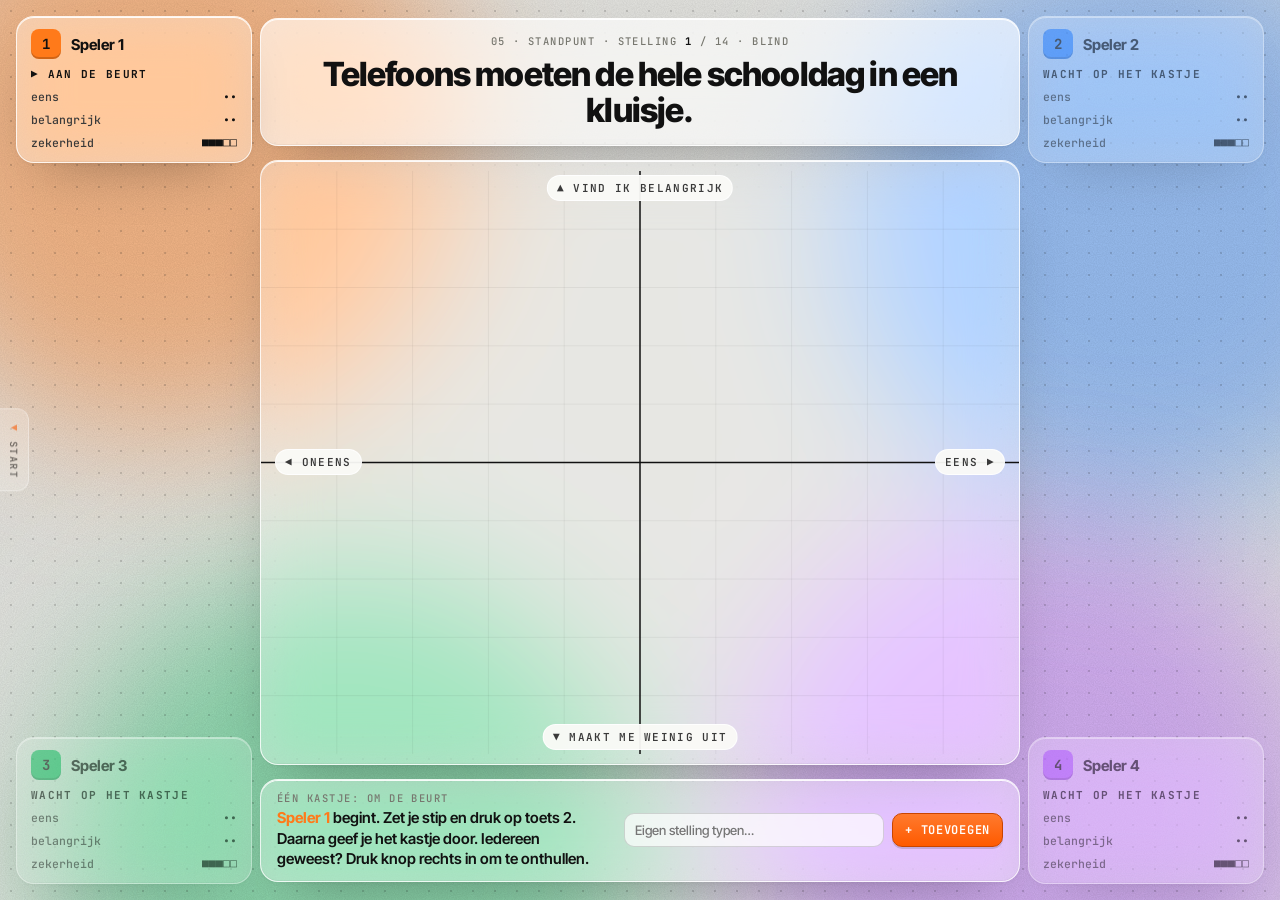
<file: apps/standpunt.html>
<!doctype html>
<html lang="nl">
<head>
<meta charset="utf-8">
<meta name="viewport" content="width=device-width, initial-scale=1">
<title>Standpunt</title>
<link rel="stylesheet" href="../te-glas.css">
<style>
/* Standpunt: stelling boven, veld met twee assen in het midden, vier spelerhoeken. */
.pagina{position:relative;z-index:1;height:100vh;display:grid;grid-template-rows:auto 1fr auto;gap:14px;padding:18px 270px 18px 270px}
.stelling{padding:16px 22px;display:grid;gap:8px;text-align:center}
.stelling .tekst{font:800 clamp(24px,2.6vw,40px)/1.1 var(--f);letter-spacing:-.025em}
.stelling .label b{color:var(--ink)}
.veld{position:relative;padding:0;overflow:hidden}
.veld svg.assen{position:absolute;inset:0;width:100%;height:100%}
.as{position:absolute;font:600 11px var(--m);letter-spacing:.12em;text-transform:uppercase;color:var(--ink-2);background:rgba(250,250,247,.95);padding:5px 9px;z-index:2;border-radius:999px;border:1px solid rgba(255,255,255,.8)}
.as.l{left:14px;top:50%;transform:translateY(-50%)}.as.r{right:14px;top:50%;transform:translateY(-50%)}
.as.b{top:14px;left:50%;transform:translateX(-50%)}.as.o{bottom:14px;left:50%;transform:translateX(-50%)}
.stip{position:absolute;width:var(--d);height:var(--d);margin:calc(var(--d) / -2) 0 0 calc(var(--d) / -2);border-radius:50%;background:var(--k);border:3px solid #fff;
  box-shadow:0 8px 22px -6px rgba(0,0,0,.45);display:grid;place-items:center;font:700 14px var(--m);color:#111;transition:width .15s,height .15s,margin .15s,opacity .4s,transform .4s}
.stip.verborgen{opacity:0;transform:scale(.3)}
.spook{position:absolute;width:18px;height:18px;margin:-9px 0 0 -9px;border-radius:50%;border:2px dashed var(--k);opacity:.8}
.gem{position:absolute;width:26px;height:26px;margin:-13px 0 0 -13px;display:none}
.gem.aan{display:block}
.onthul{position:absolute;inset:0;display:none;place-items:center;pointer-events:none}
.onthul.aan{display:grid;animation:weg 1.6s forwards}
.onthul b{font:800 72px/1 var(--f);letter-spacing:-.04em;color:var(--oranje)}
@keyframes weg{0%{opacity:0;transform:scale(.8)}20%{opacity:1;transform:scale(1)}70%{opacity:1}100%{opacity:0}}
.onder{display:grid;grid-template-columns:1fr auto;gap:16px;align-items:center;padding:12px 16px}
.vraag{font:600 15px/1.35 var(--f)}
.vraag .label{display:block;margin-bottom:4px}
.eigen{display:flex;gap:8px}
.eigen input{font:500 13px var(--f);padding:8px 10px;border-radius:10px;border:1px solid rgba(0,0,0,.15);background:rgba(255,255,255,.7);width:260px}
.hoek .status{font:700 11px var(--m);letter-spacing:.12em;text-transform:uppercase}
.hoek .status.klaar{color:#118a49}
@media (max-width:1300px){.pagina{padding:18px 260px}}
</style>
</head>
<body>
<div class="te-achtergrond"><i></i><i></i><i></i><i></i></div>
<div class="pagina">
  <section class="stelling glas sterk">
    <div class="label">05 · standpunt · stelling <b id="nr">1</b> / <span id="tot"></span> · <span id="modus">blind</span></div>
    <div class="tekst" id="stelling"></div>
  </section>
  <section class="veld glas" id="veld">
    <svg class="assen" id="assen"></svg>
    <span class="as l">◀ oneens</span><span class="as r">eens ▶</span>
    <span class="as b">▲ vind ik belangrijk</span><span class="as o">▼ maakt me weinig uit</span>
    <svg class="gem" id="gem" viewBox="0 0 26 26"><path d="M13 1v24M1 13h24" stroke="#111" stroke-width="2"/><circle cx="13" cy="13" r="6" fill="none" stroke="#111" stroke-width="2"/></svg>
    <div class="onthul" id="onthul"><b>ONTHULD</b></div>
  </section>
  <footer class="onder glas">
    <div class="vraag" id="vraag"><span class="label">zo werkt het</span>Iedereen zet zijn stip, onzichtbaar voor de rest. Druk op toets 2 als je klaar bent. Als iedereen klaar is, zie je waar iedereen staat.</div>
    <div class="eigen"><input id="eigenTekst" placeholder="Eigen stelling typen…"><button class="knop oranje" id="eigenKnop">+ toevoegen</button></div>
  </footer>
</div>
<div class="hoek glas h1" id="h1"></div><div class="hoek glas h2" id="h2"></div><div class="hoek glas h3" id="h3"></div><div class="hoek glas h4" id="h4"></div>

<script src="../kastjes.js"></script>
<script src="../thuis.js"></script>
<script>
(function () {
  'use strict';
  var KLEUR = { 1: '#ff7a1a', 2: '#3b8bff', 3: '#21c06b', 4: '#b768ff' };
  var STELLINGEN = [
    'Telefoons moeten de hele schooldag in een kluisje.',
    'Het schoolplein moet groener, ook als er minder ruimte is om te voetballen.',
    'Iedereen van 16 jaar mag stemmen.',
    'Sociale media maken jongeren onzeker.',
    'AI mag je huiswerk maken.',
    'Graffiti is kunst.',
    'Een schooluniform is eerlijker voor iedereen.',
    'Je mag alles zeggen, ook als het iemand kwetst.',
    'Energydrinks moeten verboden worden onder de 16.',
    'Influencer is een echt beroep.',
    'Gamen is ook sport.',
    'Een ontwerper is verantwoordelijk voor wat mensen met zijn ontwerp doen.',
    'Een mooi ontwerp is belangrijker dan een handig ontwerp.',
    'Vlees zou duurder moeten worden.'
  ];
  try { var bewaard = JSON.parse(localStorage.getItem('standpunt-eigen') || '[]'); STELLINGEN = STELLINGEN.concat(bewaard); } catch (e) {}

  var veld = document.getElementById('veld');
  var sp = {}, actief = {}, st = { i: 0, blind: true, onthuld: false };
  for (var s = 1; s <= 4; s++) {
    var el = document.createElement('div'); el.className = 'stip verborgen'; el.style.setProperty('--k', KLEUR[s]); el.textContent = s; veld.appendChild(el);
    var sk = document.createElement('div'); sk.className = 'spook'; sk.style.setProperty('--k', KLEUR[s]); sk.style.display = 'none'; veld.appendChild(sk);
    sp[s] = { x: 0, y: 0, zeker: 3, klaar: false, el: el, spook: sk, eerst: null };
  }

  function nieuweStelling(i) {
    st.i = (i + STELLINGEN.length) % STELLINGEN.length; st.onthuld = false;
    if (solo()) { beurt = 1; actief = {}; actief[1] = true; }
    for (var s = 1; s <= 4; s++) {
      var p = sp[s];
      p.x = (s % 2 ? -1 : 1) * 0.08; p.y = (s < 3 ? -1 : 1) * 0.08; p.klaar = false; p.eerst = null;
      p.spook.style.display = 'none';
      if (actief[s]) Kastjes.led(s, '#202020');
    }
    document.getElementById('stelling').textContent = STELLINGEN[st.i];
    document.getElementById('nr').textContent = st.i + 1;
    document.getElementById('tot').textContent = STELLINGEN.length;
    document.getElementById('gem').classList.remove('aan');
    if (solo()) zetVraag('één kastje: om de beurt', st.blind ? '<b style="color:' + KLEUR[1] + '">Speler 1</b> begint. Zet je stip en druk op toets 2. Daarna geef je het kastje door. Iedereen geweest? Druk knop rechts in om te onthullen.' : 'Open ronde: zet je stip, druk op toets 2 en geef het kastje door aan de volgende.');
    else zetVraag('zo werkt het', st.blind ? 'Iedereen zet zijn stip, onzichtbaar voor de rest. Druk op toets 2 als je klaar bent. Als iedereen klaar is, zie je waar iedereen staat.' : 'Open ronde: iedereen ziet elkaars stip meteen. Praat erover terwijl je schuift.');
    tekenAssen(); hoeken();
  }
  function zetVraag(kop, tekst) { document.getElementById('vraag').innerHTML = '<span class="label">' + kop + '</span>' + tekst; }

  function tekenAssen() {
    var r = veld.getBoundingClientRect(), svg = document.getElementById('assen');
    svg.setAttribute('viewBox', '0 0 ' + r.width + ' ' + r.height);
    var w = r.width, h = r.height, l = '';
    for (var i = 1; i < 10; i++) { l += '<line x1="' + w * i / 10 + '" y1="0" x2="' + w * i / 10 + '" y2="' + h + '" stroke="rgba(0,0,0,.06)"/>'; l += '<line x1="0" y1="' + h * i / 10 + '" x2="' + w + '" y2="' + h * i / 10 + '" stroke="rgba(0,0,0,.06)"/>'; }
    l += '<line x1="' + w / 2 + '" y1="0" x2="' + w / 2 + '" y2="' + h + '" stroke="#111" stroke-width="1.5"/><line x1="0" y1="' + h / 2 + '" x2="' + w + '" y2="' + h / 2 + '" stroke="#111" stroke-width="1.5"/>';
    svg.innerHTML = l + '<g id="lijnen"></g>';
  }
  addEventListener('resize', tekenAssen);

  function px(p) { var r = veld.getBoundingClientRect(); return { x: (p.x + 1) / 2 * r.width, y: (p.y + 1) / 2 * r.height }; }

  function hoeken() {
    for (var s = 1; s <= 4; s++) {
      var p = sp[s], el = document.getElementById('h' + s);
      el.style.setProperty('--k', KLEUR[s]);
      el.classList.toggle('slaapt', !actief[s]);
      var eens = Math.round((p.x + 1) * 50), bel = Math.round((1 - p.y) * 50);
      var toon = !st.blind || st.onthuld;
      el.innerHTML = '<div class="top"><span class="badge">' + s + '</span><span class="naam">Speler ' + s + '</span></div>' +
        '<div class="status ' + (p.klaar ? 'klaar' : '') + '">' + (!actief[s] ? (solo() ? 'wacht op het kastje' : 'druk iets om mee te doen') : p.klaar ? '✓ klaar' : solo() && s === beurt ? '▶ aan de beurt' : 'kiest…') + '</div>' +
        '<div class="rij"><span>eens</span><b>' + (toon ? eens + '%' : '••') + '</b></div>' +
        '<div class="rij"><span>belangrijk</span><b>' + (toon ? bel + '%' : '••') + '</b></div>' +
        '<div class="rij"><span>zekerheid</span><b>' + '■'.repeat(p.zeker) + '□'.repeat(5 - p.zeker) + '</b></div>';
    }
  }

  function iedereenKlaar() {
    var n = 0;
    for (var s = 1; s <= 4; s++) if (actief[s]) { n++; if (!sp[s].klaar) return false; }
    return n > 0;
  }
  function onthul() {
    st.onthuld = true;
    var o = document.getElementById('onthul'); o.classList.remove('aan'); void o.offsetWidth; o.classList.add('aan');
    for (var s = 1; s <= 4; s++) if (actief[s]) { sp[s].eerst = { x: sp[s].x, y: sp[s].y }; Kastjes.led(s, KLEUR[s]); }
    analyse();
  }
  function analyse() {
    var lijst = [];
    for (var s = 1; s <= 4; s++) if (actief[s]) lijst.push(s);
    var gx = 0, gy = 0; lijst.forEach(function (s) { gx += sp[s].x; gy += sp[s].y; });
    var g = { x: gx / lijst.length, y: gy / lijst.length }, gp = px(g), gem = document.getElementById('gem');
    gem.style.left = gp.x + 'px'; gem.style.top = gp.y + 'px'; gem.classList.add('aan');
    var a = 0, b = 0, max = -1;
    for (var i = 0; i < lijst.length; i++) for (var j = i + 1; j < lijst.length; j++) {
      var d = Math.hypot(sp[lijst[i]].x - sp[lijst[j]].x, sp[lijst[i]].y - sp[lijst[j]].y);
      if (d > max) { max = d; a = lijst[i]; b = lijst[j]; }
    }
    var lijnen = document.getElementById('lijnen');
    if (lijnen) lijnen.innerHTML = '';
    if (lijst.length < 2) { zetVraag('gespreksvraag', 'Leg uit waarom je daar staat. Wat zou iemand zeggen die het helemaal oneens is?'); return; }
    var pa = px(sp[a]), pb = px(sp[b]);
    if (lijnen) lijnen.innerHTML = '<line x1="' + pa.x + '" y1="' + pa.y + '" x2="' + pb.x + '" y2="' + pb.y + '" stroke="#ff5a00" stroke-width="3" stroke-dasharray="8 8"/>';
    if (max < 0.35) zetVraag('jullie zijn het eens', 'Jullie staan dicht bij elkaar. Bedenk samen het sterkste argument van iemand die het er níét mee eens is.');
    else zetVraag('gespreksvraag', '<b style="color:' + KLEUR[a] + '">Speler ' + a + '</b> en <b style="color:' + KLEUR[b] + '">speler ' + b + '</b> staan het verst uit elkaar. Leg om de beurt uit waarom je daar staat. Wie overtuigd raakt, mag zijn stip verschuiven.');
  }

  // Eén kastje: het kastje speelt om de beurt speler 1, 2, 3 en 4 (doorgeven).
  var fysiek = {}, fysiekNr = 1, beurt = 1;
  function solo() { return Object.keys(fysiek).length <= 1; }
  Kastjes.on(function (e) {
    var eerste = !fysiek[e.speler];
    fysiek[e.speler] = true; fysiekNr = e.speler;
    if (eerste && Object.keys(fysiek).length === 2) { // tweede kastje erbij: terug naar ieder zijn eigen kastje
      for (var k in sp) if (!fysiek[k]) actief[k] = false;
    }
    var s = solo() ? beurt : e.speler, p = sp[s];
    if (eerste && solo()) nieuweStelling(st.i);
    if (!actief[s] && solo() && st.onthuld) return;
    if (!actief[s]) { actief[s] = true; Kastjes.led(s, st.onthuld ? KLEUR[s] : '#202020'); if (st.onthuld) p.eerst = { x: p.x, y: p.y }; }
    if (e.type === 'knop' && e.welke === 'links') p.zeker = Math.max(1, Math.min(5, p.zeker + e.stap));
    else if (e.type === 'knop' && e.welke === 'rechts') nieuweStelling(st.i + e.stap);
    else if (e.type === 'toets') toets(e, s);
    else if (e.type === 'knop-druk' && e.welke === 'rechts' && e.ingedrukt && solo() && st.blind && !st.onthuld) {
      var n = 0; for (var k = 1; k <= 4; k++) if (actief[k] && sp[k].klaar) n++;
      if (n) { if (!sp[beurt].klaar) actief[beurt] = false; onthul(); }
    }
    hoeken();
  });
  var tv = { 1: {}, 2: {}, 3: {}, 4: {} }, combo = {};
  function toets(e, s) {
    var f = e.speler; tv[f][e.nr] = e.ingedrukt;
    if (tv[f][1] && tv[f][2]) combo[f] = true;
    if (e.ingedrukt) return;
    if (combo[f]) { if (!tv[f][1] && !tv[f][2]) combo[f] = false; return; }
    if (e.nr === 2 && solo()) { soloDoorgeven(s); return; }
    if (e.nr === 1) { st.blind = !st.blind; document.getElementById('modus').textContent = st.blind ? 'blind' : 'open'; nieuweStelling(st.i); }
    if (e.nr === 2 && !st.onthuld && st.blind) {
      sp[s].klaar = !sp[s].klaar;
      Kastjes.led(s, sp[s].klaar ? KLEUR[s] : '#202020');
      if (iedereenKlaar()) setTimeout(onthul, 350);
    }
  }

  function soloDoorgeven(s) {
    if (st.blind && !st.onthuld) {
      sp[s].klaar = true; Kastjes.led(fysiekNr, KLEUR[s]);
      if (s >= 4) { setTimeout(onthul, 350); return; }
      beurt = s + 1; actief[beurt] = true;
      setTimeout(function () { Kastjes.led(fysiekNr, KLEUR[beurt]); }, 600);
      zetVraag('geef het kastje door', 'Geef het kastje aan <b style="color:' + KLEUR[beurt] + '">speler ' + beurt + '</b>. Niet kijken waar de anderen staan! Iedereen geweest? Druk knop rechts in om te onthullen.');
    } else {
      // na het onthullen (of in een open ronde): de volgende mag zijn stip verschuiven
      var max = 1; for (var k = 1; k <= 4; k++) if (actief[k]) max = k;
      if (!st.onthuld && beurt === max && max < 4) { beurt = max + 1; actief[beurt] = true; }
      else beurt = beurt % max + 1;
      if (st.onthuld && !sp[beurt].eerst) sp[beurt].eerst = { x: sp[beurt].x, y: sp[beurt].y };
      Kastjes.led(fysiekNr, KLEUR[beurt]);
      zetVraag('aan de beurt', '<b style="color:' + KLEUR[beurt] + '">Speler ' + beurt + '</b> heeft het kastje. Toets 2 = doorgeven aan de volgende.');
    }
    hoeken();
  }

  var vorige = performance.now();
  function lus(nu) {
    var dt = Math.min(0.05, (nu - vorige) / 1000); vorige = nu;
    var toon = !st.blind || st.onthuld, bewogen = false;
    for (var s = 1; s <= 4; s++) {
      var p = sp[s];
      if (actief[s] && !p.klaar || (actief[s] && st.onthuld)) {
        var j = solo() ? (s === beurt ? Kastjes.joystick(fysiekNr) : { x: 0, y: 0 }) : Kastjes.joystick(s);
        if (j.x || j.y) { p.x = Math.max(-0.96, Math.min(0.96, p.x + j.x * 0.7 * dt)); p.y = Math.max(-0.94, Math.min(0.94, p.y + j.y * 0.7 * dt)); bewogen = true; }
      }
      var q = px(p), d = 26 + p.zeker * 9;
      p.el.style.left = q.x + 'px'; p.el.style.top = q.y + 'px'; p.el.style.setProperty('--d', d + 'px');
      p.el.classList.toggle('verborgen', !(actief[s] && toon));
      if (p.eerst && st.onthuld && Math.hypot(p.eerst.x - p.x, p.eerst.y - p.y) > 0.05) {
        var e0 = px(p.eerst); p.spook.style.display = 'block'; p.spook.style.left = e0.x + 'px'; p.spook.style.top = e0.y + 'px';
      } else p.spook.style.display = 'none';
    }
    if (bewogen) { hoeken(); if (st.onthuld) analyse(); }
    requestAnimationFrame(lus);
  }

  document.getElementById('eigenKnop').addEventListener('click', function () {
    var inp = document.getElementById('eigenTekst'), t = inp.value.trim();
    if (!t) return;
    STELLINGEN.push(t); inp.value = '';
    try { var b = JSON.parse(localStorage.getItem('standpunt-eigen') || '[]'); b.push(t); localStorage.setItem('standpunt-eigen', JSON.stringify(b)); } catch (e) {}
    nieuweStelling(STELLINGEN.length - 1); inp.blur();
  });

  nieuweStelling(0);
  requestAnimationFrame(lus);
})();
</script>
</body>
</html>
</file>
<file: te-glas.css>
/*
 * te-glas.css — gedeelde vormgeving voor de kastjes-apps (KWARTET)
 * Teenage Engineering-achtig: lichtgrijs, zwart, één oranje accent, kleine monolabels,
 * strakke rasters. Daaroverheen frosted-glass panelen op zachte kleurvlekken.
 *
 * Gebruik:  <link rel="stylesheet" href="../te-glas.css">
 *           <div class="te-achtergrond"><i></i><i></i><i></i><i></i></div>   (kleurvlekken)
 *           <section class="glas"> ... </section>
 */
@import url("https://fonts.googleapis.com/css2?family=Inter+Tight:wght@400;500;600;700;800&family=JetBrains+Mono:wght@400;500;700&display=swap");

:root{
  --bg:#e4e4e0;
  --ink:#111111;
  --ink-2:#3a3a3a;
  --muted:#77776f;
  --hair:rgba(17,17,17,.10);
  --hair-2:rgba(17,17,17,.18);
  --glas:rgba(255,255,255,.40);
  --glas-sterk:rgba(255,255,255,.66);
  --glas-rand:rgba(255,255,255,.80);
  --oranje:#ff5a00;
  --s1:#ff7a1a; --s2:#3b8bff; --s3:#21c06b; --s4:#b768ff;
  --f:"Inter Tight","Helvetica Neue",Helvetica,Arial,sans-serif;
  --m:"JetBrains Mono",ui-monospace,Menlo,monospace;
  --r:18px;
  color-scheme:light;
}
*{box-sizing:border-box}
html,body{margin:0;height:100%}
body{background:var(--bg);color:var(--ink);font:15px/1.4 var(--f);-webkit-font-smoothing:antialiased;overflow:hidden}

/* ---------- achtergrond: vier drijvende kleurvlekken + puntraster + korrel ---------- */
.te-achtergrond{position:fixed;inset:0;z-index:0;overflow:hidden;pointer-events:none}
.te-achtergrond i{position:absolute;width:46vmax;height:46vmax;border-radius:50%;filter:blur(70px);opacity:.46;mix-blend-mode:multiply;animation:drijf 28s ease-in-out infinite alternate}
.te-achtergrond i:nth-child(1){background:var(--s1);left:-10vmax;top:-12vmax}
.te-achtergrond i:nth-child(2){background:var(--s2);right:-12vmax;top:-6vmax;animation-delay:-7s;animation-duration:32s}
.te-achtergrond i:nth-child(3){background:var(--s3);left:4vmax;bottom:-20vmax;animation-delay:-14s;animation-duration:36s}
.te-achtergrond i:nth-child(4){background:var(--s4);right:-4vmax;bottom:-16vmax;animation-delay:-21s;animation-duration:30s}
.te-achtergrond::before{content:"";position:absolute;inset:0;background-image:radial-gradient(rgba(17,17,17,.16) 1px,transparent 1.2px);background-size:22px 22px;z-index:1}
.te-achtergrond::after{content:"";position:absolute;inset:-50%;z-index:2;opacity:.18;
  background-image:url("data:image/svg+xml;utf8,<svg xmlns='http://www.w3.org/2000/svg' width='160' height='160'><filter id='n'><feTurbulence type='fractalNoise' baseFrequency='.9' numOctaves='2' stitchTiles='stitch'/><feColorMatrix values='0 0 0 0 0  0 0 0 0 0  0 0 0 0 0  0 0 0 .55 0'/></filter><rect width='100%' height='100%' filter='url(%23n)'/></svg>")}
@keyframes drijf{0%{transform:translate(0,0) scale(1)}50%{transform:translate(6vmax,4vmax) scale(1.12)}100%{transform:translate(-4vmax,7vmax) scale(.94)}}
@media (prefers-reduced-motion:reduce){.te-achtergrond i{animation:none}}

/* ---------- glas ---------- */
.glas{position:relative;background:var(--glas);-webkit-backdrop-filter:blur(26px) saturate(170%);backdrop-filter:blur(26px) saturate(170%);
  border:1px solid var(--glas-rand);border-radius:var(--r);
  box-shadow:inset 0 1px 0 rgba(255,255,255,.9),inset 0 -1px 0 rgba(0,0,0,.04),0 24px 60px -28px rgba(0,0,0,.35),0 2px 6px -2px rgba(0,0,0,.08)}
.glas.sterk{background:var(--glas-sterk)}
.glas.donker{background:rgba(20,20,20,.72);color:#f2f2ee;border-color:rgba(255,255,255,.14)}

/* ---------- typografie ---------- */
.label{font:500 10.5px/1.2 var(--m);letter-spacing:.14em;text-transform:uppercase;color:var(--muted)}
.mono{font-family:var(--m)}
.nr{font:700 12px/1 var(--m);letter-spacing:.06em}
.kop{font:800 clamp(22px,2.4vw,34px)/1 var(--f);letter-spacing:-.02em;margin:0}
.oranje{color:var(--oranje)}

/* ---------- toetsen / keycaps ---------- */
.kap{display:inline-flex;align-items:center;justify-content:center;min-width:24px;height:22px;padding:0 6px;border-radius:5px;
  background:linear-gradient(#fafaf7,#e3e3de);border:1px solid rgba(0,0,0,.18);box-shadow:0 2px 0 rgba(0,0,0,.18);font:600 10.5px/1 var(--m);color:var(--ink);text-transform:uppercase;letter-spacing:.04em}
.kap.oranje{background:linear-gradient(#ff7a2e,#ff5a00);color:#fff;border-color:#c94500}
.kap.zwart{background:linear-gradient(#2a2a2a,#111);color:#eee;border-color:#000}

/* ---------- led ---------- */
.led{width:9px;height:9px;border-radius:50%;background:#c9c9c3;box-shadow:inset 0 1px 1px rgba(0,0,0,.25);display:inline-block;flex:none;transition:background .15s,box-shadow .15s}
.led.aan{background:var(--k,var(--oranje));box-shadow:0 0 8px var(--k,var(--oranje)),0 0 2px var(--k,var(--oranje))}

/* ---------- spelerhoek (voor apps) ---------- */
.hoek{position:fixed;width:236px;padding:12px 14px;display:grid;gap:8px;z-index:20}
.hoek.h1{top:16px;left:16px}.hoek.h2{top:16px;right:16px}.hoek.h3{bottom:16px;left:16px}.hoek.h4{bottom:16px;right:16px}
.hoek .top{display:flex;align-items:center;gap:10px}
.hoek .badge{width:30px;height:30px;border-radius:8px;background:var(--k);color:#111;display:grid;place-items:center;font:700 14px var(--m);flex:none;box-shadow:inset 0 -2px 0 rgba(0,0,0,.18)}
.hoek .naam{font:700 15px var(--f)}
.hoek .rij{display:flex;justify-content:space-between;gap:8px;font:500 11.5px var(--m);color:var(--ink-2)}
.hoek .rij b{color:var(--ink);font-weight:700}
.hoek.slaapt{opacity:.55}
.balk{height:5px;border-radius:3px;background:rgba(0,0,0,.08);overflow:hidden}
.balk i{display:block;height:100%;background:var(--k,var(--oranje));border-radius:3px;transition:width .15s}

/* ---------- knop (muis) ---------- */
.knop{appearance:none;border:1px solid rgba(0,0,0,.16);background:linear-gradient(#fbfbf8,#e6e6e1);border-radius:10px;padding:8px 12px;font:600 12px var(--m);letter-spacing:.06em;text-transform:uppercase;color:var(--ink);cursor:pointer;box-shadow:0 2px 0 rgba(0,0,0,.14)}
.knop:hover{background:#fff}
.knop:active{transform:translateY(1px);box-shadow:0 1px 0 rgba(0,0,0,.14)}
.knop.oranje{background:linear-gradient(#ff7a2e,#ff5a00);color:#fff;border-color:#c94500}
</file>
